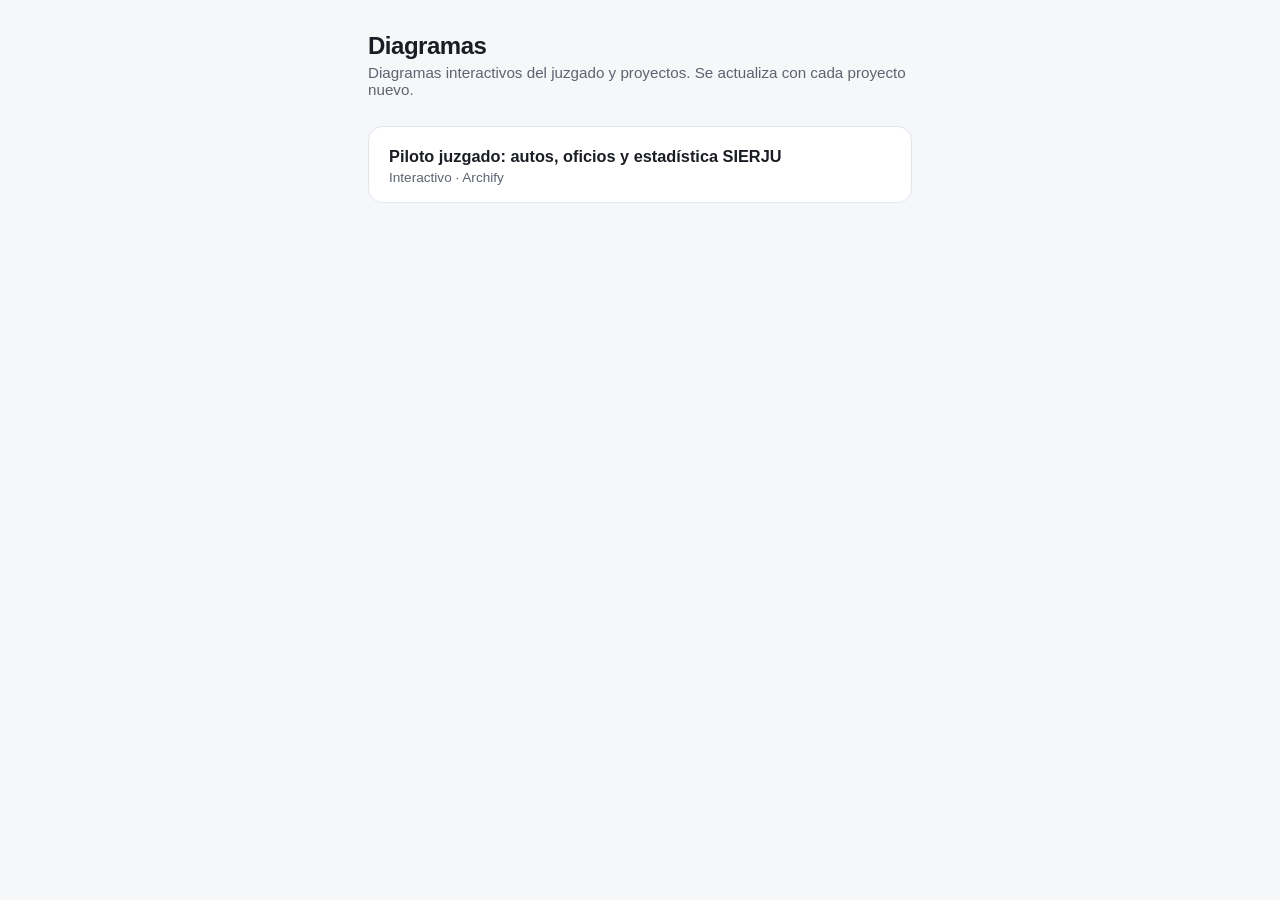
<file: index.html>
<!DOCTYPE html>
<html lang="es">
<head>
  <meta charset="UTF-8">
  <meta name="viewport" content="width=device-width, initial-scale=1.0">
  <title>Diagramas</title>
  <style>
    :root { color-scheme: light dark; }
    * { box-sizing: border-box; margin: 0; padding: 0; }
    body {
      font-family: -apple-system, BlinkMacSystemFont, "Segoe UI", Roboto, Helvetica, Arial, sans-serif;
      background: #f6f7f9; color: #1a1d23;
      min-height: 100vh; padding: 2rem 1.25rem;
    }
    main { max-width: 34rem; margin: 0 auto; }
    h1 { font-size: 1.5rem; font-weight: 700; letter-spacing: -0.02em; margin-bottom: 0.25rem; }
    p.sub { color: #5c6470; font-size: 0.95rem; margin-bottom: 1.75rem; }
    ul { list-style: none; display: grid; gap: 0.75rem; }
    a.card {
      display: block; text-decoration: none; color: inherit;
      background: #ffffff; border: 1px solid #e2e6ec; border-radius: 0.9rem;
      padding: 1.1rem 1.25rem;
    }
    a.card:active { transform: scale(0.99); }
    a.card .name { font-weight: 600; font-size: 1.02rem; line-height: 1.35; margin-bottom: 0.2rem; }
    a.card .meta { font-size: 0.85rem; color: #5c6470; }
    @media (prefers-color-scheme: dark) {
      body { background: #0d1117; color: #e6e9ef; }
      p.sub { color: #8b93a1; }
      a.card { background: #161b22; border-color: #2a313c; }
      a.card .meta { color: #8b93a1; }
    }
  </style>
</head>
<body>
  <main>
    <h1>Diagramas</h1>
    <p class="sub">Diagramas interactivos del juzgado y proyectos. Se actualiza con cada proyecto nuevo.</p>
    <ul>
      <li>
        <a class="card" href="./juzgado/">
          <div class="name">Piloto juzgado: autos, oficios y estadística SIERJU</div>
          <div class="meta">Interactivo · Archify</div>
        </a>
      </li>
    </ul>
  </main>
</body>
</html>
</file>
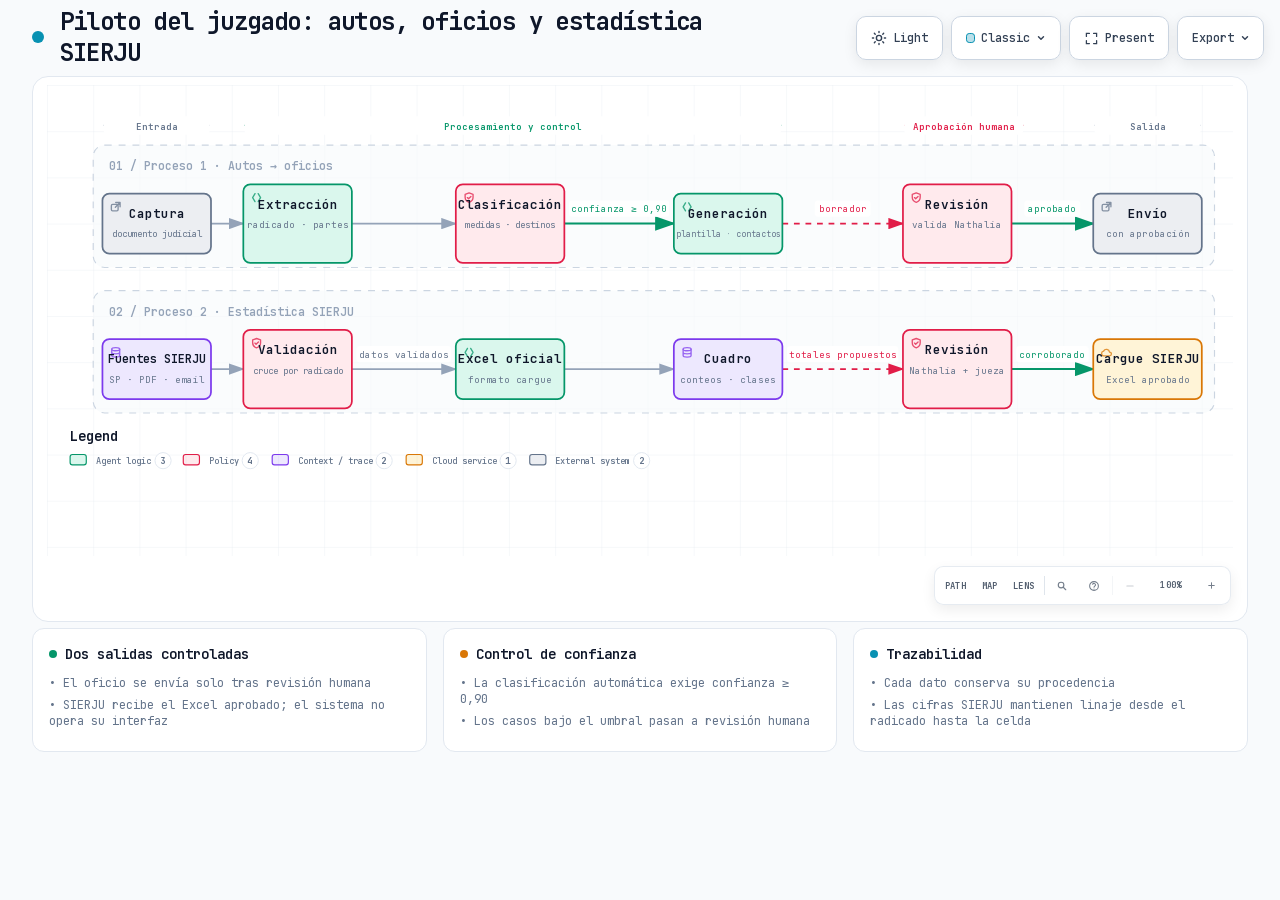
<file: juzgado/index.html>
<!DOCTYPE html>
<html lang="en" data-theme="dark" data-preset="classic">
<head>
  <meta charset="UTF-8">
  <meta name="viewport" content="width=device-width, initial-scale=1.0">
  <meta name="generator" content="archify 2.17.0-dev.1">
  <title>Piloto del juzgado: autos, oficios y estadística SIERJU Diagram</title>
  <script>
    // Resolve the theme before first paint so light-preference users don't
    // see a dark flash. The toolbar script below re-applies with UI state.
    (function () {
      try {
        var theme = null;
        try {
          var param = new URLSearchParams(window.location.search).get('theme');
          if (param === 'light' || param === 'dark') theme = param;
          if (new URLSearchParams(window.location.search).get('embed') === '1') {
            document.documentElement.setAttribute('data-embed', 'true');
          }
          if (new URLSearchParams(window.location.search).get('present') === '1') {
            document.documentElement.setAttribute('data-present', 'true');
          }
        } catch (_) {}
        if (!theme) {
          try { theme = localStorage.getItem('archify-theme'); } catch (_) {}
        }
        if (theme !== 'light' && theme !== 'dark') {
          theme = window.matchMedia('(prefers-color-scheme: light)').matches ? 'light' : 'dark';
        }
        document.documentElement.setAttribute('data-theme', theme);
      } catch (_) {}
    })();
  </script>
  <link rel="stylesheet" href="archify-fonts.css">
  <link rel="stylesheet" href="archify.css">
  <link rel="stylesheet" href="archify-2.css">
</head>
<body>
  <!-- Toolbar: theme, live visual style, trace motion, presentation stage, and export.
       Motion appears only for trace-enabled artifacts and has no shortcut;
       Keyboard: T toggles theme, S cycles style, F toggles the stage, E opens export. -->
  <div class="toolbar" role="toolbar" aria-label="Diagram actions">
    <button id="btn-theme" type="button"
            title="Toggle theme (T)"
            aria-label="Toggle color theme"
            aria-pressed="false">
      <span id="theme-icon" class="toolbar-icon" aria-hidden="true"></span>
      <span id="theme-label">Dark</span>
    </button>
    <div class="preset-wrap">
      <button id="btn-preset" type="button"
              title="Choose visual style (S cycles)"
              aria-label="Choose visual style"
              aria-haspopup="menu"
              aria-expanded="false"
              aria-controls="preset-menu"
              aria-keyshortcuts="S">
        <span class="preset-control-mark" aria-hidden="true"></span>
        <span id="preset-label">Style</span>
        <span class="toolbar-icon toolbar-chevron" aria-hidden="true"></span>
      </button>
      <div class="preset-menu" id="preset-menu" role="menu" aria-label="Visual style">
        <div class="preset-menu-heading" role="presentation"><span>Visual identity</span><span>S cycles</span></div>
        <button class="preset-option" data-preset-value="classic" type="button" role="menuitemradio" aria-checked="false" tabindex="-1">
          <span class="preset-option-swatch classic" aria-hidden="true"></span>
          <span class="preset-option-copy"><strong>Classic</strong><small>Stable technical default</small></span>
          <span class="preset-option-check" aria-hidden="true"></span>
        </button>
        <button class="preset-option" data-preset-value="signal-flow" type="button" role="menuitemradio" aria-checked="false" tabindex="-1">
          <span class="preset-option-swatch signal-flow" aria-hidden="true"></span>
          <span class="preset-option-copy"><strong>Signal Flow</strong><small>Motion-forward presentation</small></span>
          <span class="preset-option-check" aria-hidden="true"></span>
        </button>
        <button class="preset-option" data-preset-value="blueprint" type="button" role="menuitemradio" aria-checked="false" tabindex="-1">
          <span class="preset-option-swatch blueprint" aria-hidden="true"></span>
          <span class="preset-option-copy"><strong>Blueprint</strong><small>Engineering review</small></span>
          <span class="preset-option-check" aria-hidden="true"></span>
        </button>
        <button class="preset-option" data-preset-value="editorial" type="button" role="menuitemradio" aria-checked="false" tabindex="-1">
          <span class="preset-option-swatch editorial" aria-hidden="true"></span>
          <span class="preset-option-copy"><strong>Editorial</strong><small>Publication and launch notes</small></span>
          <span class="preset-option-check" aria-hidden="true"></span>
        </button>
      </div>
    </div>
    <button id="btn-motion" type="button" hidden
            title="Pause motion"
            aria-label="Pause motion"
            aria-pressed="true">
      <span class="motion-control-dot" aria-hidden="true"></span>
      <span id="motion-label">Live</span>
    </button>
    <button id="btn-present" type="button"
            title="Presentation stage (F)"
            aria-label="Enter presentation stage"
            aria-pressed="false">
      <span id="present-icon" class="toolbar-icon" aria-hidden="true"></span>
      <span id="present-label">Present</span>
    </button>
    <div class="export-wrap">
      <button id="btn-export" type="button"
              title="Export diagram (E)"
              aria-label="Export diagram"
              aria-haspopup="menu"
              aria-expanded="false"
              aria-controls="export-menu">
        Export <span class="toolbar-icon toolbar-chevron" aria-hidden="true"></span>
      </button>
      <div class="export-menu" id="export-menu" role="menu" aria-label="Export">
        <div class="export-menu-header" role="presentation">
          <div><strong>Export diagram</strong><span>Portable, clean outputs</span></div>
          <kbd>E</kbd>
        </div>
        <div class="export-menu-section" role="group" aria-label="Share">
          <span class="export-menu-heading" aria-hidden="true">Share</span>
          <button data-format="share-card" type="button" role="menuitem" tabindex="-1"><span class="export-item-copy"><strong>Share Card</strong><small class="hint">1200&times;630 PNG</small></span></button>
          <button data-action="route-share-card" type="button" role="menuitem" tabindex="-1" hidden disabled><span class="export-item-copy"><strong>Route Share Card</strong><small class="hint">1200&times;630 PNG</small></span></button>
          <button data-action="reach-share-card" type="button" role="menuitem" tabindex="-1" hidden disabled><span class="export-item-copy"><strong>Reach Share Card</strong><small class="hint">1200&times;630 PNG</small></span></button>
          <button data-action="copy-share-card" type="button" role="menuitem" tabindex="-1"><span class="export-item-copy"><strong>Copy Share Card</strong><small class="hint">PNG to clipboard</small></span></button>
          <button data-action="copy" type="button" role="menuitem" tabindex="-1"><span class="export-item-copy"><strong>Copy diagram</strong><small class="hint">PNG to clipboard</small></span></button>
        </div>
        <div class="export-menu-section" role="group" aria-label="Raster images">
          <span class="export-menu-heading" aria-hidden="true">Image</span>
          <button data-format="png" type="button" role="menuitem" tabindex="-1"><span class="export-item-copy"><strong>PNG</strong><small class="hint">Lossless image</small></span></button>
          <button data-format="jpeg" type="button" role="menuitem" tabindex="-1"><span class="export-item-copy"><strong>JPEG</strong><small class="hint">Compact image</small></span></button>
          <button data-format="webp" type="button" role="menuitem" tabindex="-1"><span class="export-item-copy"><strong>WebP</strong><small class="hint">Modern image</small></span></button>
        </div>
        <div class="export-menu-section" role="group" aria-label="Vector and motion">
          <span class="export-menu-heading" aria-hidden="true">Vector &amp; motion</span>
          <button data-format="svg" type="button" role="menuitem" tabindex="-1"><span class="export-item-copy"><strong>SVG</strong><small class="hint">Editable vector</small></span></button>
          <button data-format="webm" type="button" role="menuitem" tabindex="-1"><span class="export-item-copy"><strong>WebM</strong><small class="hint">6s motion</small></span></button>
        </div>
      </div>
    </div>
  </div>

  <div class="container">
    <!-- Header -->
    <div class="header">
      <div class="header-row"
           data-preset-badge-signal-flow="SIGNAL FLOW"
           data-preset-badge-blueprint="BLUEPRINT / REV 01"
           data-preset-badge-editorial="EDITORIAL / FIELD NOTE">
        <div class="pulse-dot"></div>
        <h1>Piloto del juzgado: autos, oficios y estadística SIERJU</h1>
      </div>
    </div>

    <script id="archify-guided-views-data" type="application/json">[]</script>

    <script id="archify-i18n-data" type="application/json">{"locale":"en","messages":{"viewer.kind.frontend":"Frontend","viewer.kind.backend":"Backend","viewer.kind.database":"Database","viewer.kind.cloud":"Cloud","viewer.kind.security":"Security","viewer.kind.messagebus":"Message bus","viewer.kind.external":"External","viewer.kind.neutral":"Neutral","viewer.kind.node":"Node","viewer.kind.start":"Start","viewer.kind.active":"Active","viewer.kind.waiting":"Waiting","viewer.kind.decision":"Decision","viewer.kind.success":"Success","viewer.kind.failure":"Failure","viewer.toolbar.actions":"Diagram actions","viewer.theme.toggle.title":"Toggle theme (T)","viewer.theme.toggle":"Toggle color theme","viewer.theme.dark":"Dark","viewer.theme.light":"Light","viewer.preset.choose.title":"Choose visual style (S cycles)","viewer.preset.choose":"Choose visual style","viewer.preset.style":"Style","viewer.preset.menu":"Visual style","viewer.preset.identity":"Visual identity","viewer.preset.cycles":"S cycles","viewer.preset.classic":"Classic","viewer.preset.classic.short":"Classic","viewer.preset.classic.hint":"Stable technical default","viewer.preset.flow":"Signal Flow","viewer.preset.flow.short":"Flow","viewer.preset.flow.hint":"Motion-forward presentation","viewer.preset.blueprint":"Blueprint","viewer.preset.blueprint.hint":"Engineering review","viewer.preset.editorial":"Editorial","viewer.preset.editorial.hint":"Publication and launch notes","viewer.preset.badge.signalFlow":"SIGNAL FLOW","viewer.preset.badge.blueprint":"BLUEPRINT / REV 01","viewer.preset.badge.editorial":"EDITORIAL / FIELD NOTE","viewer.preset.badge.editorialPlate":"ARCHIFY / PLATE 04","viewer.preset.current":"Visual style: {style}. Choose visual style","viewer.motion.live":"Live","viewer.motion.still":"Still","viewer.motion.pause":"Pause motion","viewer.motion.resume":"Resume motion","viewer.motion.reduced":"Motion paused by reduced-motion preference","viewer.motion.hidden":"Motion paused while this page is hidden","viewer.motion.yielding":"Pause motion; currently yielding to {owner}","viewer.motion.yielding.title":"Live preview enabled · yielding to {owner}","viewer.owner.story":"the guided story","viewer.owner.chapter":"the active chapter","viewer.owner.chapterPreview":"the chapter delta preview","viewer.owner.handoff":"the chapter handoff","viewer.owner.route":"Route Probe","viewer.owner.lens":"Semantic Lens","viewer.owner.relationship":"Relationship Preview","viewer.owner.intent":"Intent Trace","viewer.owner.focus":"semantic focus","viewer.owner.legend":"legend preview","viewer.owner.reader":"reader interaction","viewer.present.enter":"Enter presentation stage","viewer.present.enter.title":"Presentation stage (F)","viewer.present.exit":"Exit presentation stage","viewer.present.exit.title":"Exit presentation stage (F or Escape)","viewer.present.present":"Present","viewer.present.exit.label":"Exit","viewer.export.button":"Export","viewer.export.button.title":"Export diagram (E)","viewer.export.diagram":"Export diagram","viewer.export.menu":"Export","viewer.export.subtitle":"Portable, clean outputs","viewer.export.share":"Share","viewer.export.shareCard":"Share Card","viewer.export.routeShareCard":"Route Share Card","viewer.export.reachShareCard":"Reach Share Card","viewer.export.copyShareCard":"Copy Share Card","viewer.export.copyDiagram":"Copy diagram","viewer.export.clipboardPng":"PNG to clipboard","viewer.export.raster":"Raster images","viewer.export.image":"Image","viewer.export.lossless":"Lossless image","viewer.export.compact":"Compact image","viewer.export.modern":"Modern image","viewer.export.vectorMotion":"Vector and motion","viewer.export.vectorMotion.heading":"Vector \u0026 motion","viewer.export.editable":"Editable vector","viewer.export.motion6s":"6s motion","viewer.export.unsupported":"Not supported by this browser","viewer.export.clipboardUnsupported":"Clipboard image write not supported by this browser","viewer.export.clipboardUnsupported.period":"Clipboard image write not supported by this browser.","viewer.export.clipboardUnsupported.short":"Clipboard image write not supported in this browser.","viewer.export.motionUnavailable":"Motion capture unavailable in this browser","viewer.export.webmUnavailable":"WebM unavailable in this browser","viewer.export.failed":"Export failed: {message}","viewer.export.unknownVariant":"Unknown Share Card variant: {variant}","viewer.export.routeRequired":"Trace a route before exporting a Route Share Card","viewer.export.reachRequired":"Trace authored reach before exporting a Reach Share Card","viewer.export.unknown":"unknown","viewer.export.routeFailed":"Route Share Card export failed: {message}","viewer.export.reachFailed":"Reach Share Card export failed: {message}","viewer.export.copyFailed":"Copy failed: {message}","viewer.export.copiedPng":"Copied PNG to clipboard","viewer.export.copiedShare":"Copied Share Card","viewer.export.downloadedShare":"Downloaded Share Card","viewer.export.downloadedRoute":"Downloaded Route Share Card","viewer.export.downloadedReach":"Downloaded Reach Share Card","viewer.export.downloadedWebm":"Downloaded WebM","viewer.export.recording":"Recording 6 seconds of motion…","viewer.export.card.routeSummary.one":"Route: {source} → {target} · {count} directed hop","viewer.export.card.routeSummary.other":"Route: {source} → {target} · {count} directed hops","viewer.export.card.reachSummary":"Authored {direction} from {origin} · {nodes} · {links} · max {hops}","viewer.export.card.node.one":"{count} node","viewer.export.card.node.other":"{count} nodes","viewer.export.card.link.one":"{count} link","viewer.export.card.link.other":"{count} links","viewer.export.card.hop.one":"{count} hop","viewer.export.card.hop.other":"{count} hops","viewer.export.card.routeBadge":"ARCHIFY · ROUTE · {hops}","viewer.export.card.reachBadge":"ARCHIFY · {direction} REACH","viewer.export.card.defaultBadge":"ARCHIFY · {preset} · {theme}","viewer.export.direction.upstream":"Upstream","viewer.export.direction.downstream":"Downstream","viewer.export.error.canvasUnavailable":"Canvas unavailable for {label}","viewer.export.error.contextUnavailable":"2D canvas context unavailable for {label}","viewer.export.error.toBlobUnavailable":"canvas.toBlob unavailable for {label}","viewer.export.error.toBlobNull":"canvas.toBlob returned no data for {label}","viewer.export.error.variantsCombined":"Share Card variants cannot be combined","viewer.export.error.viewerState":"Share Card export could not remove temporary viewer state","viewer.export.error.routeState":"Route Card export could not preserve the resolved route safely","viewer.export.error.reachState":"Reach Card export could not preserve authored reach safely","viewer.export.error.webmRequirements":"WebM motion export requires a trace animation and browser MediaRecorder support","viewer.export.error.mediaRecorder":"MediaRecorder failed","viewer.export.error.emptyWebm":"MediaRecorder produced an empty WebM","viewer.export.error.webmBackground":"SVG background could not be loaded for WebM export","viewer.guided.region":"Guided diagram views","viewer.guided.previous":"Previous guided view","viewer.guided.previous.title":"Previous guided view ([)","viewer.guided.next":"Next guided view","viewer.guided.next.title":"Next guided view (])","viewer.guided.views":"Guided views","viewer.guided.explore":"Explore this system","viewer.guided.intro":"Step through curated paths without changing the source diagram.","viewer.guided.trail":"Story trail","viewer.guided.beat":"Beat","viewer.guided.nextBeat":"Next","viewer.guided.play":"Play guided story","viewer.guided.play.title":"Play guided story (P)","viewer.guided.pause":"Pause guided story","viewer.guided.pause.title":"Pause guided story (P)","viewer.guided.replay":"Replay guided story","viewer.guided.replay.title":"Replay guided story (P)","viewer.guided.playStory":"Play story","viewer.guided.pauseStory":"Pause","viewer.guided.replayStory":"Replay story","viewer.guided.motionUnavailable":"Story playback unavailable while motion is Still","viewer.guided.enableMotion":"Switch motion to Live to play the guided story","viewer.guided.selectBeatLink":"Select a Story Beat to copy its exact link","viewer.guided.copyMoment":"Copy moment","viewer.guided.momentCopied":"Moment link copied","viewer.guided.momentCopyFailed":"Could not copy story moment link","viewer.guided.copied":"Copied","viewer.guided.copyFailed":"Copy failed","viewer.guided.showAll":"Show all","viewer.guided.showAll.aria":"Show entire diagram","viewer.guided.chapters":"Story chapters","viewer.guided.storyTrail":"Story trail for {label}: {count} beats","viewer.guided.chapter.open":"Open chapter {index} of {total}: {label}, {count} stops","viewer.guided.chapter.current":"Current chapter {index} of {total}: {label}, {count} stops","viewer.guided.chapter.selectedNodes":"{count} selected nodes","viewer.guided.chapter.stops":"{count} stops","viewer.guided.chapter.stop.one":"{count} stop","viewer.guided.chapter.stop.other":"{count} stops","viewer.guided.chapter.current.title":"{label} — current chapter, {count} stops","viewer.guided.chapter.delta.expanded":"{stay} stay, {enter} enter, {leave} leave","viewer.guided.chapter.delta.aria":"Open chapter {index} of {total}: {label}. Chapter focus delta: {delta}","viewer.guided.chapter.delta.title":"{label} — {delta} chapter focus","viewer.guided.handoff":"{from} → {to} · via {label}","viewer.guided.share.chapter":"Chapter {index} / {total}","viewer.guided.share.initial":"Chapter 01 / 01","viewer.guided.share.default":"Guided chapter","viewer.guided.state.ready":"Ready","viewer.guided.state.playing":"Playing","viewer.guided.state.settled":"Settled","viewer.guided.state.paused":"Paused","viewer.guided.state.pinned":"Pinned","viewer.guided.state.still":"Still","viewer.guided.share.step":"Step {index} / {total} · {label}","viewer.guided.share.staticMoment":"{step} · Static moment","viewer.guided.share.complete":"{count} steps complete · {note}","viewer.guided.share.settled":"Path settled for reading.","viewer.guided.share.staticPath":"{count} steps · Static path","viewer.guided.share.ready":"{count} steps · Ready","viewer.guided.share.aria":"{state} chapter {index} of {total}: {label}. {beat}. {route}","viewer.guided.beat.start":"Beat {index} / {total} · {label} · starting point","viewer.guided.beat.forward":"Beat {index} / {total} · {from} → {to}","viewer.guided.beat.reverse":"Beat {index} / {total} · {from} → {to} · reverse authored link","viewer.guided.beat.multiple":"Beat {index} / {total} · {from} ⇄ {to} · {count} authored links","viewer.guided.beat.group":"Beat {index} / {total} · {from} · {to} · grouped · no direct link","viewer.guided.beat.aria.prefix":"Story beat {index} of {total}: {label}. ","viewer.guided.beat.aria.start":"Starting point.","viewer.guided.beat.aria.forward":"From {from} through one authored forward relationship.","viewer.guided.beat.aria.reverse":"From {from}; the authored relationship points from {to} to {from}.","viewer.guided.beat.aria.multiple":"From {from} through {count} authored relationships; shown without arbitrary motion.","viewer.guided.beat.aria.group":"Grouped from {from} with no direct authored relationship.","viewer.guided.caption.start":"Starting point","viewer.guided.caption.grouped":"Grouped transition · no direct authored link","viewer.guided.caption.more":" +{count} more","viewer.guided.caption.reverse":"Reverse authored relationship","viewer.guided.caption.relationships":"{count} authored relationships","viewer.guided.caption.relationship":"Authored relationship","viewer.guided.caption.direction":"authored direction: {from} → {to}","viewer.guided.caption.starting":"Authored starting point","viewer.guided.beatLink":"Copy link to current story moment: Beat {index} of {total}: {label}","viewer.guided.noStory":"This diagram has no authored guided story.","viewer.guide.eyebrow":"Diagram guide","viewer.guide.close":"Close diagram guide","viewer.guide.inspecting":"Inspecting compiled semantics","viewer.guide.actions":"Diagram exploration actions","viewer.guide.find":"Find any node","viewer.guide.find.hint":"Search labels, responsibilities, kinds, and stable IDs.","viewer.guide.route":"Trace a route","viewer.guide.route.aria":"Trace a directed route","viewer.guide.route.hint":"Ask how two semantic nodes connect in authored direction.","viewer.guide.map":"See the whole system","viewer.guide.map.hint":"Open Semantic Radar with a live viewport and stable nodes.","viewer.guide.lens":"Compare semantic kinds","viewer.guide.lens.hint":"Count roles, reveal their traffic, and compare direct authored links.","viewer.guide.story":"Play the guided story","viewer.guide.story.hint":"Walk the authored chapters and real relationships.","viewer.guide.present":"Enter Presentation Stage","viewer.guide.present.hint":"Give the live diagram the viewport without changing export.","viewer.guide.shortcuts":"Additional keyboard shortcuts","viewer.guide.shortcut.export":"Export","viewer.guide.shortcut.theme":"Theme","viewer.guide.shortcut.style":"Style","viewer.guide.shortcut.reset":"Reset","viewer.guide.shortcut.zoomIn":"Zoom in","viewer.guide.shortcut.zoomOut":"Zoom out","viewer.guide.shortcut.close":"Close","viewer.guide.facts":"{nodes} · {relationships} · {views}","viewer.guide.fact.node.one":"{count} semantic node","viewer.guide.fact.node.other":"{count} semantic nodes","viewer.guide.fact.relationship.one":"{count} relationship","viewer.guide.fact.relationship.other":"{count} relationships","viewer.guide.fact.view.one":"{count} guided view","viewer.guide.fact.view.other":"{count} guided views","viewer.guide.story.available.one":"Walk {count} authored chapter and its real relationships.","viewer.guide.story.available.other":"Walk {count} authored chapters and their real relationships.","viewer.guide.story.unavailable":"No authored guided story in this diagram.","viewer.guide.open":"Open diagram guide","viewer.guide.noStory":"This diagram has no authored guided story.","viewer.finder.title":"Find a node","viewer.finder.close":"Close node finder","viewer.finder.placeholder":"Search labels or IDs","viewer.finder.search":"Search diagram nodes","viewer.finder.results":"Diagram nodes","viewer.finder.empty":"No matching nodes","viewer.finder.result.focus":"Focus {label}","viewer.finder.result.routeStart":"Choose {label} as route start","viewer.finder.result.routeTarget":"Choose {label} as route destination, {links}","viewer.finder.status.empty":"No matching nodes","viewer.finder.status.count.one":"{count} matching node","viewer.finder.status.count.other":"{count} matching nodes","viewer.finder.noun.nodes":"nodes","viewer.finder.link.one":"{count} link","viewer.finder.link.other":"{count} links","viewer.finder.result.focus.one":"Focus {label}, {count} related connection","viewer.finder.result.focus.other":"Focus {label}, {count} related connections","viewer.finder.status.filtered":"{visible} of {available} {noun}","viewer.finder.status.all":"{available} {noun}","viewer.passport.eyebrow":"Semantic passport","viewer.passport.metadata":"Node metadata","viewer.passport.evidence":"Verified source evidence","viewer.passport.verified":"Verified source","viewer.passport.verificationScope":"Verified against local Git at the pinned revision. Remote access has not been checked.","viewer.passport.reach":"Authored reach","viewer.passport.reach.trace":"Trace authored reachability","viewer.passport.upstream":"Upstream","viewer.passport.downstream":"Downstream","viewer.passport.upstream.trace":"Trace upstream authored reachability","viewer.passport.downstream.trace":"Trace downstream authored reachability","viewer.passport.close":"Close semantic passport","viewer.passport.copy":"Copy link","viewer.passport.copy.focus":"Copy link to focused node","viewer.passport.relations":"Relations","viewer.passport.relations.show":"Show connected relationships","viewer.passport.relations.hide":"Hide connected relationships","viewer.passport.relations.list":"Connected relationships","viewer.passport.copyRelation":"Copy relation","viewer.passport.copyNode":"Copy node","viewer.passport.copyPinned":"Copy link to pinned relationship","viewer.passport.copySource":"Copy link to source node","viewer.passport.copy.focused.success":"Focused node link copied","viewer.passport.copy.pinned.success":"Pinned relationship link copied","viewer.passport.copy.focused.failed":"Could not copy focused node link","viewer.passport.copy.pinned.failed":"Could not copy pinned relationship link","viewer.passport.relationship.none":"No connected relationships","viewer.passport.relationship.count.one":"{count} relation","viewer.passport.relationship.count.other":"{count} relations","viewer.passport.relationship.show.one":"Show {count} connected relationship","viewer.passport.relationship.show.other":"Show {count} connected relationships","viewer.passport.relationship.summary":"{out} outgoing · {in} incoming{loops}","viewer.passport.relationship.loops":" · {count} loop","viewer.passport.relationship.explorer":"Direct relationship explorer","viewer.passport.relationship.help":"Use arrow keys to explore relationships. Press Enter or Space to pin details; Escape clears.","viewer.passport.relationship.loopsBack":"loops back","viewer.passport.relationship.connectsTo":"connects to","viewer.passport.relationship.connectsFrom":"connects from","viewer.passport.relationship.pinned":"Pinned relationship · {from} → {to} · {label}","viewer.passport.relationship.inspect":"Inspect relationship {index} of {total}: {from} to {to}, {label}. Press Enter for details.","viewer.passport.relationship.group.out":"Outgoing","viewer.passport.relationship.group.in":"Incoming","viewer.passport.relationship.group.loop":"Self loops","viewer.passport.relationship.row":"{group}: {relationship}, {neighbor}","viewer.passport.relationship.direction.out":"OUT →","viewer.passport.relationship.direction.in":"← IN","viewer.passport.relationship.direction.loop":"LOOP","viewer.passport.sourceCount.one":"{count} verified source reference","viewer.passport.sourceCount.other":"{count} verified source references","viewer.passport.sourceMarker":"SRC","viewer.passport.beacon.one":"{count} verified source; focus this node to inspect","viewer.passport.beacon.other":"{count} verified sources; focus this node to inspect","viewer.passport.repository.open":"Open verified repository revision {revision}","viewer.passport.source.open":"Open verified source {path} at revision {revision}","viewer.passport.source.openLink":"Open ↗","viewer.passport.reach.upstream.one":"Trace {count} upstream authored node","viewer.passport.reach.upstream.other":"Trace {count} upstream authored nodes","viewer.passport.reach.downstream.one":"Trace {count} downstream authored node","viewer.passport.reach.downstream.other":"Trace {count} downstream authored nodes","viewer.passport.reach.noUpstream":"No upstream authored nodes","viewer.passport.reach.noDownstream":"No downstream authored nodes","viewer.passport.reach.status":"{direction} · {nodes} nodes · {links} links · max {hops} hops","viewer.route.eyebrow":"Route probe","viewer.route.start":"Choose a start node","viewer.route.start.find":"Find start","viewer.route.start.find.aria":"Find a route start","viewer.route.copy":"Copy link","viewer.route.copy.aria":"Copy link to traced route","viewer.route.clear":"Clear","viewer.route.clear.aria":"Clear route probe","viewer.route.traced":"Traced route","viewer.route.pickTwo":"Pick two semantic nodes on the diagram","viewer.route.pickOne":"Pick a semantic node on the diagram","viewer.route.controls":"Route journey controls","viewer.route.previous":"Previous route position","viewer.route.play":"Play route journey","viewer.route.pause":"Pause route journey","viewer.route.replay":"Replay route journey","viewer.route.next":"Next route position","viewer.route.journey":"Journey","viewer.route.pause.label":"Pause","viewer.route.replay.label":"Replay","viewer.route.overview":"Overview","viewer.route.overview.aria":"Show complete route overview","viewer.route.instructions":"Choose the source, then the destination. Direction matters.","viewer.route.destination":"Choose a destination from {label}","viewer.route.destination.find":"Find target","viewer.route.destination.find.aria":"Find a reachable route destination","viewer.route.differentDestination":"Choose a different destination","viewer.route.distinct":"A route needs two distinct semantic nodes.","viewer.route.unreachable":"No directed route to {label}","viewer.route.unreachable.detail":"{target} is not reachable from {source}. Pick a highlighted destination.","viewer.route.start.instructions":"Select the source. The next step will reveal only directed destinations.","viewer.route.copy.success":"Traced route link copied","viewer.route.copy.failed":"Could not copy traced route link","viewer.route.position":"Route position {index} of {total}: {label}","viewer.route.step":"Step {index} of {total} · {phase} · {label}","viewer.route.motionRequired":"Automatic journey requires Live motion","viewer.route.trigger.clear":"Clear traced route","viewer.route.overview.status":"{nodes} · {hops} · shortest authored route","viewer.route.overview.node.one":"{count} node","viewer.route.overview.node.other":"{count} nodes","viewer.route.overview.hop.one":"{count} directed hop","viewer.route.overview.hop.other":"{count} directed hops","viewer.route.phase.playing":"Playing","viewer.route.phase.complete":"Complete","viewer.route.phase.inspecting":"Inspecting","viewer.route.destination.count.one":"{count} directed destination available. Pick a highlighted node.","viewer.route.destination.count.other":"{count} directed destinations available. Pick a highlighted node.","viewer.route.noOutgoing":"No outgoing route starts here. Clear and choose another source.","viewer.route.result.title":"{source} to {target}","viewer.route.finder.source.title":"Choose route start","viewer.route.finder.source.placeholder":"Search route sources","viewer.route.finder.source.empty":"No matching route sources","viewer.route.finder.source.results":"Nodes that can start a route","viewer.route.finder.source.noun":"route sources","viewer.route.finder.source.badge":"start","viewer.route.finder.target.title":"Destination from {label}","viewer.route.finder.target.placeholder":"Search reachable destinations","viewer.route.finder.target.empty":"No matching reachable destinations","viewer.route.finder.target.results":"Reachable route destinations","viewer.route.finder.target.noun":"reachable destinations","viewer.route.hop.one":"{count} hop","viewer.route.hop.other":"{count} hops","viewer.lens.eyebrow":"Semantic lens","viewer.lens.title":"Compare system roles","viewer.lens.close":"Close semantic lens","viewer.lens.instruction":"Choose up to two semantic kinds. One reveals its real traffic; two compare only direct authored relationships.","viewer.lens.kinds":"Semantic kinds","viewer.lens.choose":"Choose a kind to inspect its nodes and touching relationships.","viewer.lens.copy":"Copy link to semantic lens","viewer.lens.clear":"Clear semantic lens","viewer.lens.open":"Open semantic lens","viewer.lens.openActive":"Open active semantic lens","viewer.lens.legend":"Semantic legend","viewer.lens.legend.inspect.one":"Inspect {label}, {count} node","viewer.lens.legend.inspect.other":"Inspect {label}, {count} nodes","viewer.lens.kind.count.one":"{label}, {count} node","viewer.lens.kind.count.other":"{label}, {count} nodes","viewer.lens.compare.one":"{first} → {second}: {forward} · {second} → {first}: {reverse} · {count} direct relationship","viewer.lens.compare.other":"{first} → {second}: {forward} · {second} → {first}: {reverse} · {count} direct relationships","viewer.lens.single":"{nodes} · {relationships} · connected peers remain visible","viewer.lens.node.one":"{count} {label} node","viewer.lens.node.other":"{count} {label} nodes","viewer.lens.relationship.one":"{count} touching relationship","viewer.lens.relationship.other":"{count} touching relationships","viewer.radar.title":"Semantic radar","viewer.radar.building":"Building overview","viewer.radar.openFull":"Open full semantic radar","viewer.radar.open":"Open radar","viewer.radar.close":"Close semantic radar","viewer.radar.surface":"Diagram overview. Click a node to focus it, or use arrow keys to pan.","viewer.radar.click":"Click node","viewer.radar.drag":"Drag to pan","viewer.radar.space":"Semantic radar needs more MAP space.","viewer.radar.nodes":"Semantic diagram radar nodes","viewer.radar.focus":"Focus {label} from Semantic Radar","viewer.radar.status":"{count} nodes · {viewport}","viewer.radar.fullMap":"{count} nodes · full map","viewer.radar.compacted":"Radar compacted to avoid covering the Semantic Passport or MAP controls.","viewer.radar.cancelWaiting":"Cancel semantic radar waiting for more MAP space","viewer.radar.needsSpace":"Semantic radar needs more visible MAP space","viewer.radar.viewport.full":"full map","viewer.radar.viewport.width":"{percent}% width","viewer.radar.viewport.scale":"{percent}% viewport","viewer.nav.controls":"Diagram view controls","viewer.nav.route":"Trace a directed route","viewer.nav.route.title":"Trace route (R)","viewer.nav.route.short":"PATH","viewer.nav.radar":"Open semantic radar","viewer.nav.radar.title":"Semantic radar (M)","viewer.nav.radar.short":"MAP","viewer.nav.lens":"Open semantic lens","viewer.nav.lens.title":"Semantic lens (L)","viewer.nav.lens.short":"LENS","viewer.nav.find":"Find a node","viewer.nav.find.title":"Find a node (/)","viewer.nav.guide":"Open diagram guide","viewer.nav.guide.title":"Diagram guide (?)","viewer.nav.zoomOut":"Zoom out","viewer.nav.zoomOut.title":"Zoom out (-)","viewer.nav.reset":"Reset diagram view","viewer.nav.reset.title":"Reset view (0)","viewer.nav.read":"READ","viewer.nav.zoomIn":"Zoom in","viewer.nav.zoomIn.title":"Zoom in (+)","viewer.nav.camera":"{hint}. Reset diagram view","viewer.nav.camera.title":"{semantic}{hint} · reset view (0)","viewer.nav.camera.semantic":"Semantic camera active · ","viewer.nav.level.map":"MAP","viewer.nav.level.read":"READ","viewer.nav.level.full":"FULL","viewer.nav.level.auto":"AUTO","viewer.nav.detail.map":"Zoom in to reveal relationship labels and node context","viewer.nav.detail.read":"Zoom in again to reveal tags and annotations","viewer.nav.detail.full":"Full diagram detail","viewer.intent.summary":"{label}. {out} outgoing, {in} incoming{loops}. {total} connections. Press Enter for details.","viewer.intent.loops":", {count} self loop","viewer.common.copied":"Copied","viewer.common.copyFailed":"Copy failed","viewer.common.copyLink":"Copy link","viewer.common.clear":"Clear","viewer.common.close":"Close"}}</script>
    <div class="guided-views no-print" id="guided-views" hidden aria-label="Guided diagram views">
      <button id="guided-view-prev" type="button" aria-label="Previous guided view" title="Previous guided view ([)">&#8592;</button>
      <div class="guided-view-copy">
        <div class="guided-view-meta">
          <span>Guided views</span>
          <span id="guided-view-count"></span>
          <span class="guided-view-progress" aria-hidden="true"><span id="guided-view-progress-bar"></span></span>
          <span class="guided-view-handoff" id="guided-view-handoff" hidden aria-hidden="true"></span>
        </div>
        <strong id="guided-view-label">Explore this system</strong>
        <small id="guided-view-note" aria-live="polite" aria-atomic="true">Step through curated paths without changing the source diagram.</small>
        <div class="guided-view-trail" id="guided-view-trail" hidden role="group" aria-label="Story trail"></div>
        <div class="guided-story-caption" id="guided-story-caption" hidden aria-live="polite" aria-atomic="true">
          <span class="guided-story-caption-index" id="guided-story-caption-index">Beat</span>
          <strong id="guided-story-caption-route"></strong>
          <small id="guided-story-caption-detail"></small>
          <span class="guided-story-caption-next" id="guided-story-caption-next" hidden aria-hidden="true">
            <small>Next</small>
            <strong id="guided-story-caption-next-label"></strong>
          </span>
        </div>
      </div>
      <button id="guided-view-next" type="button" aria-label="Next guided view" title="Next guided view (])">&#8594;</button>
      <div class="guided-view-actions">
        <button class="guided-view-play" id="guided-view-play" type="button" aria-label="Play guided story" aria-pressed="false" title="Play guided story (P)">
          <span id="guided-view-play-icon" aria-hidden="true">&#9654;</span>
          <span id="guided-view-play-label">Play story</span>
        </button>
        <button class="guided-view-beat-link" id="guided-view-beat-link" type="button" aria-label="Select a Story Beat to copy its exact link" title="Select a Story Beat to copy its exact link" disabled>
          <span aria-hidden="true">&#35;</span>
          <span id="guided-view-beat-link-label">Copy moment</span>
        </button>
        <button class="guided-view-all" id="guided-view-all" type="button" aria-label="Show entire diagram">Show all</button>
      </div>
      <nav class="guided-view-index" id="guided-view-index" aria-label="Story chapters">
        <ol class="guided-view-chapters" id="guided-view-chapters"></ol>
      </nav>
    </div>

    <!-- Main Diagram -->
    <div class="diagram-container" data-detail-level="read"
         data-preset-badge-editorial-plate="ARCHIFY / PLATE 04">
      <svg viewBox="0 0 1027 408" role="img" lang="en" aria-labelledby="archify-diagram-title archify-diagram-description" data-preset="classic" data-quality-profile="showcase">
        <title id="archify-diagram-title">Piloto del juzgado: autos, oficios y estadística SIERJU</title>
        <desc id="archify-diagram-description">A workflow diagram generated by Archify.</desc>
        <!-- Definitions -->
        <defs>
          <marker id="arrowhead" markerWidth="10" markerHeight="7" refX="9" refY="3.5" orient="auto">
            <polygon points="0 0, 10 3.5, 0 7" class="m-default" />
          </marker>
          <marker id="arrowhead-emphasis" markerWidth="10" markerHeight="7" refX="9" refY="3.5" orient="auto">
            <polygon points="0 0, 10 3.5, 0 7" class="m-emphasis" />
          </marker>
          <marker id="arrowhead-security" markerWidth="10" markerHeight="7" refX="9" refY="3.5" orient="auto">
            <polygon points="0 0, 10 3.5, 0 7" class="m-security" />
          </marker>
          <marker id="arrowhead-dashed" markerWidth="10" markerHeight="7" refX="9" refY="3.5" orient="auto">
            <polygon points="0 0, 10 3.5, 0 7" class="m-dashed" />
          </marker>
          <pattern id="grid" width="40" height="40" patternUnits="userSpaceOnUse">
            <path d="M 40 0 L 0 0 0 40" class="c-grid" stroke-width="0.5"/>
          </pattern>
        </defs>

        <!-- Background Grid -->
        <rect width="100%" height="100%" fill="url(#grid)" />

        <!-- Swimlanes -->
        <rect data-graph-role="structural-frame" data-composition-frame-kind="lane" data-composition-frame-id="lane-0" x="40" y="52" width="971" height="106" rx="10" class="c-lane" stroke-width="1"/>
        <text x="54" y="74" class="t-dim" font-size="10" font-weight="600">01 / Proceso 1 · Autos → oficios</text>

        <rect data-graph-role="structural-frame" data-composition-frame-kind="lane" data-composition-frame-id="lane-1" x="40" y="178" width="971" height="106" rx="10" class="c-lane" stroke-width="1"/>
        <text x="54" y="200" class="t-dim" font-size="10" font-weight="600">02 / Proceso 2 · Estadística SIERJU</text>

        <!-- Phase headers -->
        <line x1="49" y1="35" x2="141" y2="35" class="a-default" stroke-width="1.1"/>
        <rect x="49" y="27" width="92" height="16" rx="4" class="c-mask"/>
        <text x="95" y="39" class="t-muted" font-size="8" font-weight="600" text-anchor="middle">Entrada</text>
        <line x1="171" y1="35" x2="635.8" y2="35" class="a-emphasis" stroke-width="1.1"/>
        <rect x="171" y="27" width="464.79999999999995" height="16" rx="4" class="c-mask"/>
        <text x="403.4" y="39" class="t-backend" font-size="8" font-weight="600" text-anchor="middle">Procesamiento y control</text>
        <line x1="742.1999999999999" y1="35" x2="845.3999999999999" y2="35" class="a-security" stroke-width="1.1"/>
        <rect x="742.1999999999999" y="27" width="103.19999999999999" height="16" rx="4" class="c-mask"/>
        <text x="793.8" y="39" class="t-security" font-size="8" font-weight="600" text-anchor="middle">Aprobación humana</text>
        <line x1="907" y1="35" x2="999" y2="35" class="a-default" stroke-width="1.1"/>
        <rect x="907" y="27" width="92" height="16" rx="4" class="c-mask"/>
        <text x="953" y="39" class="t-muted" font-size="8" font-weight="600" text-anchor="middle">Salida</text>

        <!-- Workflow groups -->


        <!-- Edge paths -->
        <path data-edge-from="fuentes_sierju" data-edge-to="validacion_sierju" data-edge-key="0" data-edge-id="sierju_1" data-composition-points="142,246;170,246" d="M 142 246 L 170 246" class="a-default" stroke-width="1.4" marker-end="url(#arrowhead)"/>
        <path data-edge-from="validacion_sierju" data-edge-to="excel_sierju" data-edge-label="datos validados" data-edge-key="1" data-edge-id="sierju_2" data-composition-points="264,246;354,246" d="M 264 246 L 354 246" class="a-default" stroke-width="1.4" marker-end="url(#arrowhead)"/>
        <path data-edge-from="excel_sierju" data-edge-to="cuadro_sierju" data-edge-key="2" data-edge-id="sierju_3" data-composition-points="448,246;542.8,246" d="M 448 246 L 542.8 246" class="a-default" stroke-width="1.4" marker-end="url(#arrowhead)"/>
        <path data-edge-from="cuadro_sierju" data-edge-to="revision_sierju" data-edge-label="totales propuestos" data-edge-key="3" data-edge-id="sierju_4" data-composition-points="636.8,246;741.1999999999999,246" d="M 636.8 246 L 741.1999999999999 246" class="a-security" stroke-width="1.4" marker-end="url(#arrowhead-security)"/>
        <path data-edge-from="revision_sierju" data-edge-to="cargue_sierju" data-edge-label="corroborado" data-edge-key="4" data-edge-id="sierju_5" data-composition-points="835.1999999999999,246;906,246" d="M 835.1999999999999 246 L 906 246" class="a-emphasis" stroke-width="1.8" marker-end="url(#arrowhead-emphasis)"/>
        <path data-edge-from="captura_auto" data-edge-to="extraccion_auto" data-edge-key="5" data-edge-id="oficio_1" data-composition-points="142,120;170,120" d="M 142 120 L 170 120" class="a-default" stroke-width="1.4" marker-end="url(#arrowhead)"/>
        <path data-edge-from="extraccion_auto" data-edge-to="clasificacion_auto" data-edge-key="6" data-edge-id="oficio_2" data-composition-points="264,120;354,120" d="M 264 120 L 354 120" class="a-default" stroke-width="1.4" marker-end="url(#arrowhead)"/>
        <path data-edge-from="clasificacion_auto" data-edge-to="generacion_oficio" data-edge-label="confianza ≥ 0,90" data-edge-key="7" data-edge-id="oficio_3" data-composition-points="448,120;542.8,120" d="M 448 120 L 542.8 120" class="a-emphasis" stroke-width="1.8" marker-end="url(#arrowhead-emphasis)"/>
        <path data-edge-from="generacion_oficio" data-edge-to="revision_oficio" data-edge-label="borrador" data-edge-key="8" data-edge-id="oficio_4" data-composition-points="636.8,120;741.1999999999999,120" d="M 636.8 120 L 741.1999999999999 120" class="a-security" stroke-width="1.4" marker-end="url(#arrowhead-security)"/>
        <path data-edge-from="revision_oficio" data-edge-to="envio_oficio" data-edge-label="aprobado" data-edge-key="9" data-edge-id="oficio_5" data-composition-points="835.1999999999999,120;906,120" d="M 835.1999999999999 120 L 906 120" class="a-emphasis" stroke-width="1.8" marker-end="url(#arrowhead-emphasis)"/>

        <!-- Nodes -->
        <g id="node-captura_auto" data-node-id="captura_auto" data-node-label="Captura" tabindex="0" role="button" aria-label="Focus Captura, documento judicial, Proceso 1 · Autos → oficios › Entrada" aria-pressed="false" data-node-kind="external" data-node-sublabel="documento judicial" data-node-context="Proceso 1 · Autos → oficios › Entrada">
          <title>Captura · documento judicial · Proceso 1 · Autos → oficios › Entrada</title>
          <rect x="48" y="94" width="94" height="52" rx="6" class="c-mask"/>
          <rect x="48" y="94" width="94" height="52" rx="6" class="c-external" stroke-width="1.5"/>
          <g aria-hidden="true" data-semantic-sigil="external" class="semantic-sigil s-external" transform="translate(54 100) scale(0.6875)">
            <rect x="2.5" y="5" width="8.5" height="8" rx="1.5"/>
            <path d="M8 2.5h5.5V8M13.5 2.5 7.5 8.5"/>
          </g>
          <text data-node-label="" data-detail-anchor="" x="95" y="115" class="t-primary" font-size="11" font-weight="600" text-anchor="middle">Captura</text>
          <text data-detail="context" x="95" y="132" class="t-muted" font-size="7.9" text-anchor="middle">documento judicial</text>
        </g>

        <g id="node-extraccion_auto" data-node-id="extraccion_auto" data-node-label="Extracción" tabindex="0" role="button" aria-label="Focus Extracción, radicado · partes, Proceso 1 · Autos → oficios › Procesamiento y control" aria-pressed="false" data-node-kind="backend" data-node-sublabel="radicado · partes" data-node-tag="con procedencia" data-node-context="Proceso 1 · Autos → oficios › Procesamiento y control">
          <title>Extracción · radicado · partes · Proceso 1 · Autos → oficios › Procesamiento y control · con procedencia</title>
          <rect x="170" y="86" width="94" height="68" rx="6" class="c-mask"/>
          <rect x="170" y="86" width="94" height="68" rx="6" class="c-backend" stroke-width="1.5"/>
          <g aria-hidden="true" data-semantic-sigil="backend" class="semantic-sigil s-backend" transform="translate(176 92) scale(0.6875)">
            <path d="M6 3 3 8l3 5M10 3l3 5-3 5"/>
          </g>
          <text data-node-label="" data-detail-anchor="" x="217" y="107" class="t-primary" font-size="11" font-weight="600" text-anchor="middle">Extracción</text>
          <text data-detail="context" x="217" y="124" class="t-muted" font-size="8" text-anchor="middle">radicado · partes</text>
        <text data-detail="fine" x="217" y="142" class="t-backend" font-size="7" text-anchor="middle">con procedencia</text>
        </g>

        <g id="node-clasificacion_auto" data-node-id="clasificacion_auto" data-node-label="Clasificación" tabindex="0" role="button" aria-label="Focus Clasificación, medidas · destinos, Proceso 1 · Autos → oficios › Procesamiento y control" aria-pressed="false" data-node-kind="security" data-node-sublabel="medidas · destinos" data-node-tag="umbral ≥ 0,90" data-node-context="Proceso 1 · Autos → oficios › Procesamiento y control">
          <title>Clasificación · medidas · destinos · Proceso 1 · Autos → oficios › Procesamiento y control · umbral ≥ 0,90</title>
          <rect x="354" y="86" width="94" height="68" rx="6" class="c-mask"/>
          <rect x="354" y="86" width="94" height="68" rx="6" class="c-security" stroke-width="1.5"/>
          <g aria-hidden="true" data-semantic-sigil="security" class="semantic-sigil s-security" transform="translate(360 92) scale(0.6875)">
            <path d="M8 2.2 13 4v3.5c0 3.1-1.8 5.4-5 6.5-3.2-1.1-5-3.4-5-6.5V4Z"/>
            <path d="m5.8 8 1.5 1.5 3-3"/>
          </g>
          <text data-node-label="" data-detail-anchor="" x="401" y="107" class="t-primary" font-size="11" font-weight="600" text-anchor="middle">Clasificación</text>
          <text data-detail="context" x="401" y="124" class="t-muted" font-size="7.9" text-anchor="middle">medidas · destinos</text>
        <text data-detail="fine" x="401" y="142" class="t-security" font-size="7" text-anchor="middle">umbral ≥ 0,90</text>
        </g>

        <g id="node-generacion_oficio" data-node-id="generacion_oficio" data-node-label="Generación" tabindex="0" role="button" aria-label="Focus Generación, plantilla · contactos, Proceso 1 · Autos → oficios › Procesamiento y control" aria-pressed="false" data-node-kind="backend" data-node-sublabel="plantilla · contactos" data-node-context="Proceso 1 · Autos → oficios › Procesamiento y control">
          <title>Generación · plantilla · contactos · Proceso 1 · Autos → oficios › Procesamiento y control</title>
          <rect x="542.8" y="94" width="94" height="52" rx="6" class="c-mask"/>
          <rect x="542.8" y="94" width="94" height="52" rx="6" class="c-backend" stroke-width="1.5"/>
          <g aria-hidden="true" data-semantic-sigil="backend" class="semantic-sigil s-backend" transform="translate(548.8 100) scale(0.6875)">
            <path d="M6 3 3 8l3 5M10 3l3 5-3 5"/>
          </g>
          <text data-node-label="" data-detail-anchor="" x="589.8" y="115" class="t-primary" font-size="11" font-weight="600" text-anchor="middle">Generación</text>
          <text data-detail="context" x="589.8" y="132" class="t-muted" font-size="6.8" text-anchor="middle">plantilla · contactos</text>
        </g>

        <g id="node-revision_oficio" data-node-id="revision_oficio" data-node-label="Revisión" tabindex="0" role="button" aria-label="Focus Revisión, valida Nathalia, Proceso 1 · Autos → oficios › Aprobación humana" aria-pressed="false" data-node-kind="security" data-node-sublabel="valida Nathalia" data-node-tag="obligatoria" data-node-context="Proceso 1 · Autos → oficios › Aprobación humana">
          <title>Revisión · valida Nathalia · Proceso 1 · Autos → oficios › Aprobación humana · obligatoria</title>
          <rect x="741.1999999999999" y="86" width="94" height="68" rx="6" class="c-mask"/>
          <rect x="741.1999999999999" y="86" width="94" height="68" rx="6" class="c-security" stroke-width="1.5"/>
          <g aria-hidden="true" data-semantic-sigil="security" class="semantic-sigil s-security" transform="translate(747.1999999999999 92) scale(0.6875)">
            <path d="M8 2.2 13 4v3.5c0 3.1-1.8 5.4-5 6.5-3.2-1.1-5-3.4-5-6.5V4Z"/>
            <path d="m5.8 8 1.5 1.5 3-3"/>
          </g>
          <text data-node-label="" data-detail-anchor="" x="788.1999999999999" y="107" class="t-primary" font-size="11" font-weight="600" text-anchor="middle">Revisión</text>
          <text data-detail="context" x="788.1999999999999" y="124" class="t-muted" font-size="8" text-anchor="middle">valida Nathalia</text>
        <text data-detail="fine" x="788.1999999999999" y="142" class="t-security" font-size="7" text-anchor="middle">obligatoria</text>
        </g>

        <g id="node-envio_oficio" data-node-id="envio_oficio" data-node-label="Envío" tabindex="0" role="button" aria-label="Focus Envío, con aprobación, Proceso 1 · Autos → oficios › Salida" aria-pressed="false" data-node-kind="external" data-node-sublabel="con aprobación" data-node-context="Proceso 1 · Autos → oficios › Salida">
          <title>Envío · con aprobación · Proceso 1 · Autos → oficios › Salida</title>
          <rect x="906" y="94" width="94" height="52" rx="6" class="c-mask"/>
          <rect x="906" y="94" width="94" height="52" rx="6" class="c-external" stroke-width="1.5"/>
          <g aria-hidden="true" data-semantic-sigil="external" class="semantic-sigil s-external" transform="translate(912 100) scale(0.6875)">
            <rect x="2.5" y="5" width="8.5" height="8" rx="1.5"/>
            <path d="M8 2.5h5.5V8M13.5 2.5 7.5 8.5"/>
          </g>
          <text data-node-label="" data-detail-anchor="" x="953" y="115" class="t-primary" font-size="11" font-weight="600" text-anchor="middle">Envío</text>
          <text data-detail="context" x="953" y="132" class="t-muted" font-size="8" text-anchor="middle">con aprobación</text>
        </g>

        <g id="node-fuentes_sierju" data-node-id="fuentes_sierju" data-node-label="Fuentes SIERJU" tabindex="0" role="button" aria-label="Focus Fuentes SIERJU, SP · PDF · email, Proceso 2 · Estadística SIERJU › Entrada" aria-pressed="false" data-node-kind="database" data-node-sublabel="SP · PDF · email" data-node-context="Proceso 2 · Estadística SIERJU › Entrada">
          <title>Fuentes SIERJU · SP · PDF · email · Proceso 2 · Estadística SIERJU › Entrada</title>
          <rect x="48" y="220" width="94" height="52" rx="6" class="c-mask"/>
          <rect x="48" y="220" width="94" height="52" rx="6" class="c-database" stroke-width="1.5"/>
          <g aria-hidden="true" data-semantic-sigil="database" class="semantic-sigil s-database" transform="translate(54 226) scale(0.6875)">
            <ellipse cx="8" cy="4" rx="5" ry="2"/>
            <path d="M3 4v8c0 1.1 2.2 2 5 2s5-.9 5-2V4M3 8c0 1.1 2.2 2 5 2s5-.9 5-2"/>
          </g>
          <text data-node-label="" data-detail-anchor="" x="95" y="241" class="t-primary" font-size="10.2" font-weight="600" text-anchor="middle">Fuentes SIERJU</text>
          <text data-detail="context" x="95" y="258" class="t-muted" font-size="8" text-anchor="middle">SP · PDF · email</text>
        </g>

        <g id="node-validacion_sierju" data-node-id="validacion_sierju" data-node-label="Validación" tabindex="0" role="button" aria-label="Focus Validación, cruce por radicado, Proceso 2 · Estadística SIERJU › Procesamiento y control" aria-pressed="false" data-node-kind="security" data-node-sublabel="cruce por radicado" data-node-tag="linaje por celda" data-node-context="Proceso 2 · Estadística SIERJU › Procesamiento y control">
          <title>Validación · cruce por radicado · Proceso 2 · Estadística SIERJU › Procesamiento y control · linaje por celda</title>
          <rect x="170" y="212" width="94" height="68" rx="6" class="c-mask"/>
          <rect x="170" y="212" width="94" height="68" rx="6" class="c-security" stroke-width="1.5"/>
          <g aria-hidden="true" data-semantic-sigil="security" class="semantic-sigil s-security" transform="translate(176 218) scale(0.6875)">
            <path d="M8 2.2 13 4v3.5c0 3.1-1.8 5.4-5 6.5-3.2-1.1-5-3.4-5-6.5V4Z"/>
            <path d="m5.8 8 1.5 1.5 3-3"/>
          </g>
          <text data-node-label="" data-detail-anchor="" x="217" y="233" class="t-primary" font-size="11" font-weight="600" text-anchor="middle">Validación</text>
          <text data-detail="context" x="217" y="250" class="t-muted" font-size="7.9" text-anchor="middle">cruce por radicado</text>
        <text data-detail="fine" x="217" y="268" class="t-security" font-size="7" text-anchor="middle">linaje por celda</text>
        </g>

        <g id="node-excel_sierju" data-node-id="excel_sierju" data-node-label="Excel oficial" tabindex="0" role="button" aria-label="Focus Excel oficial, formato cargue, Proceso 2 · Estadística SIERJU › Procesamiento y control" aria-pressed="false" data-node-kind="backend" data-node-sublabel="formato cargue" data-node-context="Proceso 2 · Estadística SIERJU › Procesamiento y control">
          <title>Excel oficial · formato cargue · Proceso 2 · Estadística SIERJU › Procesamiento y control</title>
          <rect x="354" y="220" width="94" height="52" rx="6" class="c-mask"/>
          <rect x="354" y="220" width="94" height="52" rx="6" class="c-backend" stroke-width="1.5"/>
          <g aria-hidden="true" data-semantic-sigil="backend" class="semantic-sigil s-backend" transform="translate(360 226) scale(0.6875)">
            <path d="M6 3 3 8l3 5M10 3l3 5-3 5"/>
          </g>
          <text data-node-label="" data-detail-anchor="" x="401" y="241" class="t-primary" font-size="11" font-weight="600" text-anchor="middle">Excel oficial</text>
          <text data-detail="context" x="401" y="258" class="t-muted" font-size="8" text-anchor="middle">formato cargue</text>
        </g>

        <g id="node-cuadro_sierju" data-node-id="cuadro_sierju" data-node-label="Cuadro" tabindex="0" role="button" aria-label="Focus Cuadro, conteos · clases, Proceso 2 · Estadística SIERJU › Procesamiento y control" aria-pressed="false" data-node-kind="database" data-node-sublabel="conteos · clases" data-node-context="Proceso 2 · Estadística SIERJU › Procesamiento y control">
          <title>Cuadro · conteos · clases · Proceso 2 · Estadística SIERJU › Procesamiento y control</title>
          <rect x="542.8" y="220" width="94" height="52" rx="6" class="c-mask"/>
          <rect x="542.8" y="220" width="94" height="52" rx="6" class="c-database" stroke-width="1.5"/>
          <g aria-hidden="true" data-semantic-sigil="database" class="semantic-sigil s-database" transform="translate(548.8 226) scale(0.6875)">
            <ellipse cx="8" cy="4" rx="5" ry="2"/>
            <path d="M3 4v8c0 1.1 2.2 2 5 2s5-.9 5-2V4M3 8c0 1.1 2.2 2 5 2s5-.9 5-2"/>
          </g>
          <text data-node-label="" data-detail-anchor="" x="589.8" y="241" class="t-primary" font-size="11" font-weight="600" text-anchor="middle">Cuadro</text>
          <text data-detail="context" x="589.8" y="258" class="t-muted" font-size="8" text-anchor="middle">conteos · clases</text>
        </g>

        <g id="node-revision_sierju" data-node-id="revision_sierju" data-node-label="Revisión" tabindex="0" role="button" aria-label="Focus Revisión, Nathalia + jueza, Proceso 2 · Estadística SIERJU › Aprobación humana" aria-pressed="false" data-node-kind="security" data-node-sublabel="Nathalia + jueza" data-node-tag="criterio final" data-node-context="Proceso 2 · Estadística SIERJU › Aprobación humana">
          <title>Revisión · Nathalia + jueza · Proceso 2 · Estadística SIERJU › Aprobación humana · criterio final</title>
          <rect x="741.1999999999999" y="212" width="94" height="68" rx="6" class="c-mask"/>
          <rect x="741.1999999999999" y="212" width="94" height="68" rx="6" class="c-security" stroke-width="1.5"/>
          <g aria-hidden="true" data-semantic-sigil="security" class="semantic-sigil s-security" transform="translate(747.1999999999999 218) scale(0.6875)">
            <path d="M8 2.2 13 4v3.5c0 3.1-1.8 5.4-5 6.5-3.2-1.1-5-3.4-5-6.5V4Z"/>
            <path d="m5.8 8 1.5 1.5 3-3"/>
          </g>
          <text data-node-label="" data-detail-anchor="" x="788.1999999999999" y="233" class="t-primary" font-size="11" font-weight="600" text-anchor="middle">Revisión</text>
          <text data-detail="context" x="788.1999999999999" y="250" class="t-muted" font-size="8" text-anchor="middle">Nathalia + jueza</text>
        <text data-detail="fine" x="788.1999999999999" y="268" class="t-security" font-size="7" text-anchor="middle">criterio final</text>
        </g>

        <g id="node-cargue_sierju" data-node-id="cargue_sierju" data-node-label="Cargue SIERJU" tabindex="0" role="button" aria-label="Focus Cargue SIERJU, Excel aprobado, Proceso 2 · Estadística SIERJU › Salida" aria-pressed="false" data-node-kind="cloud" data-node-sublabel="Excel aprobado" data-node-context="Proceso 2 · Estadística SIERJU › Salida">
          <title>Cargue SIERJU · Excel aprobado · Proceso 2 · Estadística SIERJU › Salida</title>
          <rect x="906" y="220" width="94" height="52" rx="6" class="c-mask"/>
          <rect x="906" y="220" width="94" height="52" rx="6" class="c-cloud" stroke-width="1.5"/>
          <g aria-hidden="true" data-semantic-sigil="cloud" class="semantic-sigil s-cloud" transform="translate(912 226) scale(0.6875)">
            <path d="M4.3 12.5h7.3a2.4 2.4 0 0 0 .2-4.8 4 4 0 0 0-7.5-1.3A3.1 3.1 0 0 0 4.3 12.5Z"/>
          </g>
          <text data-node-label="" data-detail-anchor="" x="953" y="241" class="t-primary" font-size="11" font-weight="600" text-anchor="middle">Cargue SIERJU</text>
          <text data-detail="context" x="953" y="258" class="t-muted" font-size="8" text-anchor="middle">Excel aprobado</text>
        </g>

        <!-- Edge labels -->

        <g data-detail="context" data-edge-from="validacion_sierju" data-edge-to="excel_sierju" data-edge-label="datos validados" data-edge-key="1" data-edge-id="sierju_2">
          <rect x="268" y="226" width="82" height="14" rx="3" class="c-mask"/>
          <text x="309" y="236" class="t-muted" font-size="8" text-anchor="middle">datos validados</text>
        </g>

        <g data-detail="context" data-edge-from="cuadro_sierju" data-edge-to="revision_sierju" data-edge-label="totales propuestos" data-edge-key="3" data-edge-id="sierju_4">
          <rect x="640.8" y="226" width="96.39999999999999" height="14" rx="3" class="c-mask"/>
          <text x="689" y="236" class="t-security" font-size="8" text-anchor="middle">totales propuestos</text>
        </g>
        <g data-detail="context" data-edge-from="revision_sierju" data-edge-to="cargue_sierju" data-edge-label="corroborado" data-edge-key="4" data-edge-id="sierju_5">
          <rect x="839.1999999999999" y="226" width="62.8" height="14" rx="3" class="c-mask"/>
          <text x="870.5999999999999" y="236" class="t-backend" font-size="8" text-anchor="middle">corroborado</text>
        </g>


        <g data-detail="context" data-edge-from="clasificacion_auto" data-edge-to="generacion_oficio" data-edge-label="confianza ≥ 0,90" data-edge-key="7" data-edge-id="oficio_3">
          <rect x="452" y="100" width="86.8" height="14" rx="3" class="c-mask"/>
          <text x="495.4" y="110" class="t-backend" font-size="8" text-anchor="middle">confianza ≥ 0,90</text>
        </g>
        <g data-detail="context" data-edge-from="generacion_oficio" data-edge-to="revision_oficio" data-edge-label="borrador" data-edge-key="8" data-edge-id="oficio_4">
          <rect x="664.8" y="100" width="48.4" height="14" rx="3" class="c-mask"/>
          <text x="689" y="110" class="t-security" font-size="8" text-anchor="middle">borrador</text>
        </g>
        <g data-detail="context" data-edge-from="revision_oficio" data-edge-to="envio_oficio" data-edge-label="aprobado" data-edge-key="9" data-edge-id="oficio_5">
          <rect x="846.3999999999999" y="100" width="48.4" height="14" rx="3" class="c-mask"/>
          <text x="870.5999999999999" y="110" class="t-backend" font-size="8" text-anchor="middle">aprobado</text>
        </g>

        <!-- Legend -->
        <g data-legend="" data-legend-bridge="">
          <text x="20" y="308" class="t-primary" font-size="12" font-weight="650">Legend</text>
          <g data-legend-semantic-kind="backend" data-legend-kind="backend" data-legend-label="Agent logic" data-legend-x="20" data-legend-baseline="328" data-legend-width="91">
            <rect x="20" y="320" width="14" height="9" rx="2" class="c-backend" stroke-width="1"/>
            <text x="42" y="328" class="t-muted" font-size="7.5" font-weight="500">Agent logic</text>
          </g>
          <g data-legend-semantic-kind="security" data-legend-kind="security" data-legend-label="Policy" data-legend-x="118" data-legend-baseline="328" data-legend-width="70">
            <rect x="118" y="320" width="14" height="9" rx="2" class="c-security" stroke-width="1"/>
            <text x="140" y="328" class="t-muted" font-size="7.5" font-weight="500">Policy</text>
          </g>
          <g data-legend-semantic-kind="database" data-legend-kind="database" data-legend-label="Context / trace" data-legend-x="195" data-legend-baseline="328" data-legend-width="109">
            <rect x="195" y="320" width="14" height="9" rx="2" class="c-database" stroke-width="1"/>
            <text x="217" y="328" class="t-muted" font-size="7.5" font-weight="500">Context / trace</text>
          </g>
          <g data-legend-semantic-kind="cloud" data-legend-kind="cloud" data-legend-label="Cloud service" data-legend-x="311" data-legend-baseline="328" data-legend-width="100">
            <rect x="311" y="320" width="14" height="9" rx="2" class="c-cloud" stroke-width="1"/>
            <text x="333" y="328" class="t-muted" font-size="7.5" font-weight="500">Cloud service</text>
          </g>
          <g data-legend-semantic-kind="external" data-legend-kind="external" data-legend-label="External system" data-legend-x="418" data-legend-baseline="328" data-legend-width="109">
            <rect x="418" y="320" width="14" height="9" rx="2" class="c-external" stroke-width="1"/>
            <text x="440" y="328" class="t-muted" font-size="7.5" font-weight="500">External system</text>
          </g>
        </g>
      </svg>
      <p class="intent-trace-status no-print" id="intent-trace-status" role="status" aria-live="polite" aria-atomic="true"></p>
      <div class="share-chapter-cue no-print" id="share-chapter-cue" hidden role="status" aria-live="polite">
        <div class="share-chapter-index">
          <span class="share-chapter-state" id="share-chapter-state">Ready</span>
          <span class="share-chapter-count" id="share-chapter-count">Chapter 01 / 01</span>
        </div>
        <div class="share-chapter-copy">
          <strong id="share-chapter-label">Guided chapter</strong>
          <small id="share-chapter-note"></small>
        </div>
        <span class="share-chapter-route" id="share-chapter-route"></span>
        <span class="share-chapter-progress" aria-hidden="true"><span id="share-chapter-progress-bar"></span></span>
      </div>
      <div class="diagram-guide no-print" id="diagram-guide" hidden role="dialog" aria-modal="false" aria-labelledby="diagram-guide-title">
        <div class="diagram-guide-head">
          <span>
            <span class="diagram-guide-eyebrow">Diagram guide</span>
            <strong class="diagram-guide-title" id="diagram-guide-title">Explore this system</strong>
          </span>
          <button class="diagram-guide-close" id="diagram-guide-close" type="button" aria-label="Close diagram guide">&#215;</button>
        </div>
        <p class="diagram-guide-stats" id="diagram-guide-stats">Inspecting compiled semantics</p>
        <div class="diagram-guide-actions" id="diagram-guide-actions" role="group" aria-label="Diagram exploration actions">
          <button class="diagram-guide-action" type="button" data-guide-action="find" aria-label="Find any node">
            <span class="diagram-guide-index" aria-hidden="true">01</span>
            <span class="diagram-guide-action-copy"><strong>Find any node</strong><small>Search labels, responsibilities, kinds, and stable IDs.</small></span>
            <kbd aria-hidden="true">/</kbd>
          </button>
          <button class="diagram-guide-action" type="button" data-guide-action="route" aria-label="Trace a directed route">
            <span class="diagram-guide-index" aria-hidden="true">02</span>
            <span class="diagram-guide-action-copy"><strong>Trace a route</strong><small>Ask how two semantic nodes connect in authored direction.</small></span>
            <kbd aria-hidden="true">R</kbd>
          </button>
          <button class="diagram-guide-action" type="button" data-guide-action="map" aria-label="See the whole system">
            <span class="diagram-guide-index" aria-hidden="true">03</span>
            <span class="diagram-guide-action-copy"><strong>See the whole system</strong><small>Open Semantic Radar with a live viewport and stable nodes.</small></span>
            <kbd aria-hidden="true">M</kbd>
          </button>
          <button class="diagram-guide-action" type="button" data-guide-action="lens" aria-label="Compare semantic kinds">
            <span class="diagram-guide-index" aria-hidden="true">04</span>
            <span class="diagram-guide-action-copy"><strong>Compare semantic kinds</strong><small>Count roles, reveal their traffic, and compare direct authored links.</small></span>
            <kbd aria-hidden="true">L</kbd>
          </button>
          <button class="diagram-guide-action" type="button" data-guide-action="story" aria-label="Play the guided story">
            <span class="diagram-guide-index" aria-hidden="true">05</span>
            <span class="diagram-guide-action-copy"><strong>Play the guided story</strong><small id="diagram-guide-story-copy">Walk the authored chapters and real relationships.</small></span>
            <kbd aria-hidden="true">P</kbd>
          </button>
          <button class="diagram-guide-action" type="button" data-guide-action="present" aria-label="Enter presentation stage">
            <span class="diagram-guide-index" aria-hidden="true">06</span>
            <span class="diagram-guide-action-copy"><strong>Enter Presentation Stage</strong><small>Give the live diagram the viewport without changing export.</small></span>
            <kbd aria-hidden="true">F</kbd>
          </button>
        </div>
        <div class="diagram-guide-shortcuts" aria-label="Additional keyboard shortcuts">
          <span><kbd>E</kbd> Export</span><span><kbd>T</kbd> Theme</span><span><kbd>S</kbd> Style</span><span><kbd>0</kbd> Reset</span><span><kbd>+</kbd> Zoom in</span><span><kbd>-</kbd> Zoom out</span><span><kbd>Esc</kbd> Close</span>
        </div>
        <p class="diagram-guide-feedback" id="diagram-guide-feedback" aria-live="polite"></p>
      </div>
      <div class="node-finder no-print" id="node-finder" hidden role="dialog" aria-modal="false" aria-labelledby="node-finder-title">
        <div class="node-finder-head">
          <strong id="node-finder-title">Find a node</strong>
          <button class="node-finder-close" id="node-finder-close" type="button" aria-label="Close node finder">&#215;</button>
        </div>
        <div class="node-finder-search">
          <span aria-hidden="true">&#8981;</span>
          <input class="node-finder-input" id="node-finder-input" type="search" autocomplete="off" spellcheck="false" placeholder="Search labels or IDs" aria-label="Search diagram nodes" aria-describedby="node-finder-status">
          <kbd aria-hidden="true">/</kbd>
        </div>
        <div class="node-finder-results" id="node-finder-results" role="group" aria-label="Diagram nodes"></div>
        <p class="node-finder-empty" id="node-finder-empty" hidden>No matching nodes</p>
        <p class="node-finder-status" id="node-finder-status" aria-live="polite"></p>
      </div>
      <div class="focus-chip relationship-lens no-print" id="focus-chip" hidden role="region" aria-labelledby="relationship-lens-title">
        <div class="relationship-lens-head">
          <div class="relationship-lens-copy">
            <span class="relationship-lens-eyebrow">Semantic passport</span>
            <strong class="relationship-lens-title" id="relationship-lens-title"><span id="focus-label"></span></strong>
            <span class="semantic-passport-detail" id="focus-detail" hidden></span>
            <div class="semantic-passport-meta" id="focus-passport-meta" aria-label="Node metadata">
              <span id="focus-kind" data-passport="kind"></span>
              <span id="focus-context" data-passport="context" hidden></span>
              <span id="focus-tag" data-passport="tag" hidden></span>
              <span id="focus-brand" data-passport="brand" hidden></span>
              <code id="focus-id" data-passport="id"></code>
            </div>
            <div class="semantic-passport-evidence" id="focus-evidence" hidden aria-label="Verified source evidence">
              <div class="semantic-passport-evidence-head">
                <span class="semantic-passport-evidence-status">Verified source</span>
                <a class="semantic-passport-repository" id="focus-repository" target="_blank" rel="noopener noreferrer" referrerpolicy="no-referrer"></a>
              </div>
              <div class="semantic-passport-evidence-links" id="focus-evidence-links"></div>
            </div>
            <span class="relationship-lens-summary" id="focus-summary" aria-live="polite"></span>
            <div class="semantic-passport-reach" id="focus-reach" hidden>
              <span class="semantic-passport-reach-label">Authored reach</span>
              <div class="semantic-passport-reach-actions" role="group" aria-label="Trace authored reachability">
                <button id="btn-reach-upstream" type="button" aria-label="Trace upstream authored reachability" aria-pressed="false">
                  <span>Upstream</span><strong id="focus-reach-upstream-count">0</strong>
                </button>
                <button id="btn-reach-downstream" type="button" aria-label="Trace downstream authored reachability" aria-pressed="false">
                  <span>Downstream</span><strong id="focus-reach-downstream-count">0</strong>
                </button>
              </div>
              <small class="semantic-passport-reach-status" id="focus-reach-status" hidden aria-live="polite"></small>
            </div>
          </div>
          <div class="relationship-lens-actions">
            <button id="btn-focus-clear" type="button" aria-label="Close semantic passport" title="Close">&#215;</button>
            <button id="btn-focus-copy" type="button" aria-label="Copy link to focused node">Copy link</button>
            <button id="btn-focus-relations" type="button" aria-label="Show connected relationships" aria-expanded="false" aria-controls="relationship-lens-list">Relations</button>
          </div>
        </div>
        <div class="relationship-lens-list" id="relationship-lens-list" aria-label="Connected relationships"></div>
      </div>
      <div class="route-probe no-print" id="route-probe" hidden role="region" aria-labelledby="route-probe-title" data-state="idle">
        <div class="route-probe-head">
          <span class="route-probe-copy">
            <span class="route-probe-eyebrow">Route probe</span>
            <strong class="route-probe-title" id="route-probe-title">Choose a start node</strong>
          </span>
          <span class="route-probe-actions">
            <button class="route-probe-find" id="route-probe-find" type="button" aria-label="Find a route start" data-node-finder-trigger>Find start</button>
            <button class="route-probe-copy-link" id="route-probe-copy" type="button" aria-label="Copy link to traced route" hidden>Copy link</button>
            <button id="route-probe-clear" type="button" aria-label="Clear route probe">Clear</button>
          </span>
        </div>
        <div class="route-probe-path" id="route-probe-path" aria-label="Traced route">
          <span class="route-probe-placeholder">Pick two semantic nodes on the diagram</span>
        </div>
        <div class="route-journey-controls" id="route-journey-controls" hidden role="group" aria-label="Route journey controls" data-playing="false">
          <button id="route-journey-prev" type="button" aria-label="Previous route position" title="Previous route position">&#8592;</button>
          <button class="route-journey-play" id="route-journey-play" type="button" aria-label="Play route journey" aria-pressed="false" title="Play route journey">
            <span id="route-journey-play-icon" aria-hidden="true">&#9654;</span>
            <span id="route-journey-play-label">Journey</span>
          </button>
          <button id="route-journey-next" type="button" aria-label="Next route position" title="Next route position">&#8594;</button>
          <button class="route-journey-overview" id="route-journey-overview" type="button" aria-label="Show complete route overview" title="Show complete route overview">Overview</button>
        </div>
        <small class="route-probe-status" id="route-probe-status" aria-live="polite">Choose the source, then the destination. Direction matters.</small>
      </div>
      <div class="semantic-lens no-print" id="semantic-lens" hidden role="dialog" aria-modal="false" aria-labelledby="semantic-lens-title">
        <div class="semantic-lens-head">
          <span>
            <span class="semantic-lens-eyebrow">Semantic lens</span>
            <strong class="semantic-lens-title" id="semantic-lens-title">Compare system roles</strong>
          </span>
          <button class="semantic-lens-close" id="semantic-lens-close" type="button" aria-label="Close semantic lens">&#215;</button>
        </div>
        <p class="semantic-lens-instruction">Choose up to two semantic kinds. One reveals its real traffic; two compare only direct authored relationships.</p>
        <div class="semantic-lens-kinds" id="semantic-lens-kinds" role="group" aria-label="Semantic kinds"></div>
        <p class="semantic-lens-status" id="semantic-lens-status" aria-live="polite">Choose a kind to inspect its nodes and touching relationships.</p>
        <div class="semantic-lens-actions">
          <button id="semantic-lens-copy" type="button" aria-label="Copy link to semantic lens" hidden>Copy link</button>
          <button id="semantic-lens-clear" type="button" aria-label="Clear semantic lens">Clear</button>
        </div>
      </div>
      <div class="overview-map no-print" id="overview-map" hidden role="region" aria-labelledby="overview-map-title">
        <div class="overview-map-head">
          <span class="overview-map-live" aria-hidden="true"></span>
          <span class="overview-map-copy">
            <strong id="overview-map-title">Semantic radar</strong>
            <small id="overview-map-status" aria-live="polite">Building overview</small>
          </span>
          <button class="overview-map-expand" id="overview-map-expand" type="button" aria-label="Open full semantic radar">Open radar</button>
          <button class="overview-map-close" id="overview-map-close" type="button" aria-label="Close semantic radar">&#215;</button>
        </div>
        <div class="overview-map-surface" id="overview-map-surface" tabindex="0" role="group" aria-label="Diagram overview. Click a node to focus it, or use arrow keys to pan."></div>
        <div class="overview-map-hint" aria-hidden="true"><span>Click node</span><span>Drag to pan</span></div>
      </div>
      <p class="overview-map-feedback no-print" id="overview-map-feedback" role="status" aria-live="polite" hidden>Semantic radar needs more MAP space.</p>
      <div class="diagram-nav no-print" role="toolbar" aria-label="Diagram view controls">
        <button id="btn-route-probe" type="button" aria-label="Trace a directed route" aria-pressed="false" aria-controls="route-probe" title="Trace route (R)">PATH</button>
        <button id="btn-overview-map" type="button" aria-label="Open semantic radar" aria-expanded="false" aria-controls="overview-map" title="Semantic radar (M)">MAP</button>
        <button id="btn-semantic-lens" type="button" aria-label="Open semantic lens" aria-haspopup="dialog" aria-expanded="false" aria-pressed="false" aria-controls="semantic-lens" title="Semantic lens (L)">LENS</button>
        <button id="btn-node-finder" type="button" aria-label="Find a node" aria-haspopup="dialog" aria-expanded="false" aria-controls="node-finder" title="Find a node (/)" data-node-finder-trigger><span class="diagram-nav-icon find" aria-hidden="true"></span></button>
        <button id="btn-diagram-guide" type="button" aria-label="Open diagram guide" aria-haspopup="dialog" aria-expanded="false" aria-controls="diagram-guide" title="Diagram guide (?)"><span class="diagram-nav-icon guide" aria-hidden="true"></span></button>
        <button data-view="out" type="button" aria-label="Zoom out" title="Zoom out (-)"><span class="diagram-nav-icon minus" aria-hidden="true"></span></button>
        <button data-view="reset" type="button" aria-label="Reset diagram view" title="Reset view (0)"><span class="diagram-nav-detail" data-view-detail hidden>READ</span><span class="diagram-nav-percent" data-view-percent>100%</span></button>
        <button data-view="in" type="button" aria-label="Zoom in" title="Zoom in (+)"><span class="diagram-nav-icon plus" aria-hidden="true"></span></button>
      </div>
    </div>

    <!-- Info Cards -->
    <div class="cards">
      <div class="card">
        <div class="card-header">
          <div class="card-dot emerald"></div>
          <h3>Dos salidas controladas</h3>
        </div>
        <ul>
          <li>&bull; El oficio se envía solo tras revisión humana</li>
          <li>&bull; SIERJU recibe el Excel aprobado; el sistema no opera su interfaz</li>
        </ul>
      </div>

      <div class="card">
        <div class="card-header">
          <div class="card-dot amber"></div>
          <h3>Control de confianza</h3>
        </div>
        <ul>
          <li>&bull; La clasificación automática exige confianza ≥ 0,90</li>
          <li>&bull; Los casos bajo el umbral pasan a revisión humana</li>
        </ul>
      </div>

      <div class="card">
        <div class="card-header">
          <div class="card-dot cyan"></div>
          <h3>Trazabilidad</h3>
        </div>
        <ul>
          <li>&bull; Cada dato conserva su procedencia</li>
          <li>&bull; Las cifras SIERJU mantienen linaje desde el radicado hasta la celda</li>
        </ul>
      </div>
    </div>

  </div>

    <script>
      (function () {
        var parts = ['archify-app-1.txt', 'archify-app-2.txt', 'archify-app-3.txt', 'archify-app-4.txt', 'archify-app-5.txt', 'archify-app-6.txt'];
        var src = '';
        for (var i = 0; i < parts.length; i++) {
          var x = new XMLHttpRequest();
          x.open('GET', parts[i], false);
          x.send(null);
          if (x.status !== 200) { document.title = 'Error cargando el diagrama'; return; }
          src += x.responseText;
        }
        var s = document.createElement('script');
        s.textContent = src;
        document.body.appendChild(s);
      })();
    </script>
</body>
                                                                                                                               </html>
</file>
<file: juzgado/archify-fonts.css>
/*
JetBrains Mono variable WOFF2 subsets from Google Fonts service revision v24.
These fixed bytes are shared by the viewer and its SVG/raster exports.
No local() source: an installed copy must not override the bundled font.
Uncovered characters (including CJK) still use the system fallback stack.
Upstream: https://github.com/JetBrains/JetBrainsMono

cyrillic-ext    1664 bytes  sha256 9343de2ca5d9549f792e7962375af8efb0f320c7643bfd36c884b5a30e5c396f
cyrillic        8892 bytes  sha256 4995a9a43ac659ec32fcd8b463755cd6a07b31a6e6b3894a6a153b661cf490e2
greek           6800 bytes  sha256 49c3da6c9a2b279b0f1f860f5cfb1f5dc38d88a5c7be9c9b1837bbc4e3db6111
vietnamese      5872 bytes  sha256 d44eb1936043a56038eb02dd70b243f379bef65783f94ec12f277550720411f1
latin-ext      11596 bytes  sha256 9c38cb2d0d2d93c1ee6e21fa78db76f13ea7e15e15cc64214c7ca89b6aaa35c4
latin          31340 bytes  sha256 2c32b9b3ee358c119e210f6f5195f9bd34894d78a785ff2e95d60e718e400af4

Copyright 2020 The JetBrains Mono Project Authors (https://github.com/JetBrains/JetBrainsMono)

This Font Software is licensed under the SIL Open Font License, Version 1.1.
This license is copied below, and is also available with a FAQ at:
https://openfontlicense.org


-----------------------------------------------------------
SIL OPEN FONT LICENSE Version 1.1 - 26 February 2007
-----------------------------------------------------------

PREAMBLE
The goals of the Open Font License (OFL) are to stimulate worldwide
development of collaborative font projects, to support the font creation
efforts of academic and linguistic communities, and to provide a free and
open framework in which fonts may be shared and improved in partnership
with others.

The OFL allows the licensed fonts to be used, studied, modified and
redistributed freely as long as they are not sold by themselves. The
fonts, including any derivative works, can be bundled, embedded,
redistributed and/or sold with any software provided that any reserved
names are not used by derivative works. The fonts and derivatives,
however, cannot be released under any other type of license. The
requirement for fonts to remain under this license does not apply
to any document created using the fonts or their derivatives.

DEFINITIONS
"Font Software" refers to the set of files released by the Copyright
Holder(s) under this license and clearly marked as such. This may
include source files, build scripts and documentation.

"Reserved Font Name" refers to any names specified as such after the
copyright statement(s).

"Original Version" refers to the collection of Font Software components as
distributed by the Copyright Holder(s).

"Modified Version" refers to any derivative made by adding to, deleting,
or substituting -- in part or in whole -- any of the components of the
Original Version, by changing formats or by porting the Font Software to a
new environment.

"Author" refers to any designer, engineer, programmer, technical
writer or other person who contributed to the Font Software.

PERMISSION & CONDITIONS
Permission is hereby granted, free of charge, to any person obtaining
a copy of the Font Software, to use, study, copy, merge, embed, modify,
redistribute, and sell modified and unmodified copies of the Font
Software, subject to the following conditions:

1) Neither the Font Software nor any of its individual components,
in Original or Modified Versions, may be sold by itself.

2) Original or Modified Versions of the Font Software may be bundled,
redistributed and/or sold with any software, provided that each copy
contains the above copyright notice and this license. These can be
included either as stand-alone text files, human-readable headers or
in the appropriate machine-readable metadata fields within text or
binary files as long as those fields can be easily viewed by the user.

3) No Modified Version of the Font Software may use the Reserved Font
Name(s) unless explicit written permission is granted by the corresponding
Copyright Holder. This restriction only applies to the primary font name as
presented to the users.

4) The name(s) of the Copyright Holder(s) or the Author(s) of the Font
Software shall not be used to promote, endorse or advertise any
Modified Version, except to acknowledge the contribution(s) of the
Copyright Holder(s) and the Author(s) or with their explicit written
permission.

5) The Font Software, modified or unmodified, in part or in whole,
must be distributed entirely under this license, and must not be
distributed under any other license. The requirement for fonts to
remain under this license does not apply to any document created
using the Font Software.

TERMINATION
This license becomes null and void if any of the above conditions are
not met.

DISCLAIMER
THE FONT SOFTWARE IS PROVIDED "AS IS", WITHOUT WARRANTY OF ANY KIND,
EXPRESS OR IMPLIED, INCLUDING BUT NOT LIMITED TO ANY WARRANTIES OF
MERCHANTABILITY, FITNESS FOR A PARTICULAR PURPOSE AND NONINFRINGEMENT
OF COPYRIGHT, PATENT, TRADEMARK, OR OTHER RIGHT. IN NO EVENT SHALL THE
COPYRIGHT HOLDER BE LIABLE FOR ANY CLAIM, DAMAGES OR OTHER LIABILITY,
INCLUDING ANY GENERAL, SPECIAL, INDIRECT, INCIDENTAL, OR CONSEQUENTIAL
DAMAGES, WHETHER IN AN ACTION OF CONTRACT, TORT OR OTHERWISE, ARISING
FROM, OUT OF THE USE OR INABILITY TO USE THE FONT SOFTWARE OR FROM
OTHER DEALINGS IN THE FONT SOFTWARE.
*/
    /* cyrillic-ext */
    @font-face { font-family: 'JetBrains Mono'; font-style: normal; font-weight: 400 800; font-display: swap;
      src: url([data-uri]) format('woff2');
      unicode-range: U+0460-052F, U+1C80-1C8A, U+20B4, U+2DE0-2DFF, U+A640-A69F, U+FE2E-FE2F; }
    /* cyrillic */
    @font-face { font-family: 'JetBrains Mono'; font-style: normal; font-weight: 400 800; font-display: swap;
      src: url([data-uri]) format('woff2');
      unicode-range: U+0301, U+0400-045F, U+0490-0491, U+04B0-04B1, U+2116; }
    /* greek */
    @font-face { font-family: 'JetBrains Mono'; font-style: normal; font-weight: 400 800; font-display: swap;
      src: url([data-uri]) format('woff2');
      unicode-range: U+0370-0377, U+037A-037F, U+0384-038A, U+038C, U+038E-03A1, U+03A3-03FF; }
    /* vietnamese */
    @font-face { font-family: 'JetBrains Mono'; font-style: normal; font-weight: 400 800; font-display: swap;
      src: url([data-uri]) format('woff2');
      unicode-range: U+0102-0103, U+0110-0111, U+0128-0129, U+0168-0169, U+01A0-01A1, U+01AF-01B0, U+0300-0301, U+0303-0304, U+0308-0309, U+0323, U+0329, U+1EA0-1EF9, U+20AB; }
    /* latin-ext */
    @font-face { font-family: 'JetBrains Mono'; font-style: normal; font-weight: 400 800; font-display: swap;
      src: url([data-uri]) format('woff2');
      unicode-range: U+0100-02BA, U+02BD-02C5, U+02C7-02CC, U+02CE-02D7, U+02DD-02FF, U+0304, U+0308, U+0329, U+1D00-1DBF, U+1E00-1E9F, U+1EF2-1EFF, U+2020, U+20A0-20AB, U+20AD-20C0, U+2113, U+2C60-2C7F, U+A720-A7FF; }
    /* latin */
    @font-face { font-family: 'JetBrains Mono'; font-style: normal; font-weight: 400 800; font-display: swap;
      src: url([data-uri]) format('woff2');
      unicode-range: U+0000-00FF, U+0131, U+0152-0153, U+02BB-02BC, U+02C6, U+02DA, U+02DC, U+0304, U+0308, U+0329, U+2000-206F, U+20AC, U+2122, U+2191, U+2193, U+2212, U+2215, U+FEFF, U+FFFD; }
</file>
<file: juzgado/archify.css>
/* ==========================================================
       THEME VARIABLES — switch by toggling [data-theme] on <html>
       ========================================================== */
    :root,
    [data-theme="dark"] {
      --bg: #020617;
      --grid: #1e293b;
      --text: #ffffff;
      --text-muted: #94a3b8;
      --text-dim: #475569;
      /* UI chrome and menu hints need more contrast than SVG .t-dim accents */
      --text-faint: #7d8da1;

      --panel: rgba(15, 23, 42, 0.5);
      --panel-border: #1e293b;
      --lane-fill: rgba(15, 23, 42, 0.22);
      --lane-stroke: #334155;

      --arrow: #64748b;
      --arrow-emphasis: #34d399;

      /* Opaque mask color used behind semi-transparent component fills
         so the arrows drawn underneath are properly hidden. */
      --mask: #0f172a;

      --frontend-fill:    rgba(8, 51, 68, 0.4);
      --frontend-stroke:  #22d3ee;
      --backend-fill:     rgba(6, 78, 59, 0.4);
      --backend-stroke:   #34d399;
      --database-fill:    rgba(76, 29, 149, 0.4);
      --database-stroke:  #a78bfa;
      --cloud-fill:       rgba(120, 53, 15, 0.3);
      --cloud-stroke:     #fbbf24;
      --security-fill:    rgba(136, 19, 55, 0.4);
      --security-stroke:  #fb7185;
      --messagebus-fill:  rgba(251, 146, 60, 0.3);
      --messagebus-stroke:#fb923c;
      --external-fill:    rgba(30, 41, 59, 0.5);
      --external-stroke:  #94a3b8;

      --toolbar-bg:       rgba(15, 23, 42, 0.8);
      --toolbar-border:   #334155;
      --toolbar-text:     #e2e8f0;
      --toolbar-hover:    rgba(15, 23, 42, 0.95);
      --toolbar-menu-bg:  #0f172a;
    }

    [data-theme="light"] {
      --bg: #f8fafc;
      --grid: #e2e8f0;
      --text: #0f172a;
      --text-muted: #64748b;
      --text-dim: #94a3b8;
      --text-faint: #64748b;

      --panel: #ffffff;
      --panel-border: #e2e8f0;
      --lane-fill: rgba(248, 250, 252, 0.65);
      --lane-stroke: #cbd5e1;

      --arrow: #94a3b8;
      --arrow-emphasis: #059669;

      --mask: #ffffff;

      --frontend-fill:    rgba(34, 211, 238, 0.15);
      --frontend-stroke:  #0891b2;
      --backend-fill:     rgba(52, 211, 153, 0.18);
      --backend-stroke:   #059669;
      --database-fill:    rgba(167, 139, 250, 0.2);
      --database-stroke:  #7c3aed;
      --cloud-fill:       rgba(251, 191, 36, 0.18);
      --cloud-stroke:     #d97706;
      --security-fill:    rgba(251, 113, 133, 0.15);
      --security-stroke:  #e11d48;
      --messagebus-fill:  rgba(251, 146, 60, 0.15);
      --messagebus-stroke:#ea580c;
      --external-fill:    rgba(148, 163, 184, 0.18);
      --external-stroke:  #64748b;

      --toolbar-bg:       rgba(255, 255, 255, 0.92);
      --toolbar-border:   #cbd5e1;
      --toolbar-text:     #334155;
      --toolbar-hover:    #ffffff;
      --toolbar-menu-bg:  #ffffff;
    }

    /* ==========================================================
       SIGNAL FLOW — an opt-in, motion-forward visual preset.
       The variables also target a standalone exported SVG, whose
       root carries data-preset and data-theme directly.
       ========================================================== */
    [data-preset="signal-flow"][data-theme="dark"] {
      --bg: #030711;
      --grid: #15233a;
      --panel: rgba(6, 14, 28, 0.78);
      --panel-border: #1d3350;
      --lane-fill: rgba(9, 22, 40, 0.5);
      --lane-stroke: #2c4564;
      --text: #f5fbff;
      --text-muted: #9eb0c7;
      --text-dim: #52667f;
      --text-faint: #7890ad;
      --mask: #07101e;
      --frontend-fill: rgba(6, 182, 212, 0.14);
      --frontend-stroke: #67e8f9;
      --backend-fill: rgba(16, 185, 129, 0.14);
      --backend-stroke: #5eead4;
      --database-fill: rgba(139, 92, 246, 0.16);
      --database-stroke: #c4b5fd;
      --cloud-fill: rgba(245, 158, 11, 0.13);
      --cloud-stroke: #fcd34d;
      --security-fill: rgba(244, 63, 94, 0.13);
      --security-stroke: #fda4af;
      --messagebus-fill: rgba(249, 115, 22, 0.13);
      --messagebus-stroke: #fdba74;
      --external-fill: rgba(71, 85, 105, 0.24);
      --external-stroke: #a5b4c7;
      --arrow: #7890ad;
      --arrow-emphasis: #2dd4bf;
      --toolbar-bg: rgba(7, 16, 30, 0.86);
      --toolbar-border: #29415f;
      --toolbar-menu-bg: #07101e;
    }

    [data-preset="signal-flow"][data-theme="light"] {
      --bg: #f4f9fc;
      --grid: #d4e5ee;
      --panel: rgba(255, 255, 255, 0.82);
      --panel-border: #bfd5e2;
      --lane-fill: rgba(232, 243, 248, 0.62);
      --lane-stroke: #a9c5d5;
      --text: #102638;
      --text-muted: #587287;
      --text-dim: #8aa2b4;
      --text-faint: #668397;
      --mask: #ffffff;
      --frontend-fill: rgba(6, 182, 212, 0.09);
      --frontend-stroke: #0789a1;
      --backend-fill: rgba(5, 150, 105, 0.09);
      --backend-stroke: #087f69;
      --database-fill: rgba(124, 58, 237, 0.09);
      --database-stroke: #7254c7;
      --cloud-fill: rgba(217, 119, 6, 0.08);
      --cloud-stroke: #b9670b;
      --security-fill: rgba(225, 29, 72, 0.08);
      --security-stroke: #c53a59;
      --messagebus-fill: rgba(234, 88, 12, 0.08);
      --messagebus-stroke: #c65f27;
      --external-fill: rgba(100, 116, 139, 0.1);
      --external-stroke: #607a8c;
      --arrow: #7b97aa;
      --arrow-emphasis: #0d9488;
    }

    /* ==========================================================
       BLUEPRINT — a review-first drafting preset for deployment,
       infrastructure, and technical design documentation. It keeps
       the same semantic palette and geometry while trading glow for
       precise grid contrast, squared materials, and drafting marks.
       ========================================================== */
    [data-preset="blueprint"][data-theme="dark"] {
      --bg: #06131f;
      --grid: #17425a;
      --panel: rgba(7, 27, 43, 0.9);
      --panel-border: #27627f;
      --lane-fill: rgba(10, 43, 66, 0.36);
      --lane-stroke: #34799a;
      --text: #e3f6ff;
      --text-muted: #91b8ca;
      --text-dim: #557e92;
      --text-faint: #739caf;
      --mask: #0a2031;
      --frontend-fill: rgba(26, 157, 193, 0.14);
      --frontend-stroke: #66d9ef;
      --backend-fill: rgba(31, 155, 124, 0.13);
      --backend-stroke: #69dfbd;
      --database-fill: rgba(120, 105, 196, 0.14);
      --database-stroke: #b4a8ff;
      --cloud-fill: rgba(197, 145, 43, 0.13);
      --cloud-stroke: #ffd166;
      --security-fill: rgba(199, 76, 104, 0.13);
      --security-stroke: #ff8da1;
      --messagebus-fill: rgba(207, 112, 49, 0.13);
      --messagebus-stroke: #ffad66;
      --external-fill: rgba(84, 119, 139, 0.18);
      --external-stroke: #a7cad9;
      --arrow: #78a3b7;
      --arrow-emphasis: #64dfc1;
      --toolbar-bg: rgba(7, 28, 45, 0.92);
      --toolbar-border: #34799a;
      --toolbar-text: #d8f3ff;
      --toolbar-hover: rgba(18, 58, 83, 0.95);
      --toolbar-menu-bg: #0a2031;
    }

    [data-preset="blueprint"][data-theme="light"] {
      --bg: #edf7fa;
      --grid: #b5d5e1;
      --panel: rgba(249, 253, 255, 0.94);
      --panel-border: #78aabd;
      --lane-fill: rgba(210, 232, 240, 0.42);
      --lane-stroke: #83b2c4;
      --text: #123344;
      --text-muted: #4e7486;
      --text-dim: #86a6b4;
      --text-faint: #668c9d;
      --mask: #f9fdff;
      --frontend-fill: rgba(8, 145, 178, 0.08);
      --frontend-stroke: #087f9c;
      --backend-fill: rgba(5, 128, 101, 0.08);
      --backend-stroke: #08755f;
      --database-fill: rgba(100, 75, 180, 0.08);
      --database-stroke: #6757a8;
      --cloud-fill: rgba(181, 120, 15, 0.08);
      --cloud-stroke: #a86609;
      --security-fill: rgba(190, 48, 80, 0.07);
      --security-stroke: #b32f50;
      --messagebus-fill: rgba(196, 81, 22, 0.07);
      --messagebus-stroke: #b65120;
      --external-fill: rgba(79, 112, 128, 0.08);
      --external-stroke: #506f7e;
      --arrow: #6d93a5;
      --arrow-emphasis: #087f69;
      --toolbar-bg: rgba(247, 252, 254, 0.94);
      --toolbar-border: #8ab5c5;
      --toolbar-text: #294f61;
      --toolbar-hover: #ffffff;
      --toolbar-menu-bg: #f9fdff;
    }

    /* ==========================================================
       EDITORIAL — a warm, publication-minded preset for design
       reviews, launch notes, and documentation. The diagram keeps
       the same semantic palette and exact geometry, but trades
       software chrome for paper, ink, ruled structure, and one
       restrained vermilion accent.
       ========================================================== */
    [data-preset="editorial"][data-theme="dark"] {
      --bg: #181611;
      --grid: #39342a;
      --panel: rgba(35, 31, 24, 0.96);
      --panel-border: #625a4a;
      --lane-fill: rgba(52, 46, 35, 0.46);
      --lane-stroke: #726957;
      --text: #f4eddf;
      --text-muted: #b9ae9b;
      --text-dim: #776e60;
      --text-faint: #9d917e;
      --mask: #231f18;
      --frontend-fill: rgba(43, 133, 142, 0.16);
      --frontend-stroke: #7fc6c7;
      --backend-fill: rgba(63, 132, 92, 0.16);
      --backend-stroke: #8fc29e;
      --database-fill: rgba(117, 91, 141, 0.17);
      --database-stroke: #c0a4d0;
      --cloud-fill: rgba(170, 119, 49, 0.16);
      --cloud-stroke: #d8ad68;
      --security-fill: rgba(157, 69, 65, 0.17);
      --security-stroke: #df9085;
      --messagebus-fill: rgba(174, 79, 42, 0.16);
      --messagebus-stroke: #df946f;
      --external-fill: rgba(126, 115, 96, 0.18);
      --external-stroke: #b8ad99;
      --arrow: #948978;
      --arrow-emphasis: #dd6b3d;
      --toolbar-bg: rgba(35, 31, 24, 0.92);
      --toolbar-border: #625a4a;
      --toolbar-text: #eee5d5;
      --toolbar-hover: #302a20;
      --toolbar-menu-bg: #231f18;
    }

    [data-preset="editorial"][data-theme="light"] {
      --bg: #f2eee5;
      --grid: #d8d0c2;
      --panel: rgba(251, 248, 241, 0.97);
      --panel-border: #c4b9a6;
      --lane-fill: rgba(229, 221, 207, 0.42);
      --lane-stroke: #b8aa94;
      --text: #242018;
      --text-muted: #6f6658;
      --text-dim: #a09788;
      --text-faint: #817767;
      --mask: #fbf8f1;
      --frontend-fill: rgba(31, 117, 126, 0.09);
      --frontend-stroke: #287e84;
      --backend-fill: rgba(42, 119, 75, 0.09);
      --backend-stroke: #397b53;
      --database-fill: rgba(105, 75, 130, 0.09);
      --database-stroke: #765d86;
      --cloud-fill: rgba(157, 103, 31, 0.1);
      --cloud-stroke: #9a671f;
      --security-fill: rgba(153, 58, 52, 0.09);
      --security-stroke: #9e463f;
      --messagebus-fill: rgba(182, 70, 27, 0.09);
      --messagebus-stroke: #ad4b25;
      --external-fill: rgba(101, 91, 75, 0.09);
      --external-stroke: #746b5e;
      --arrow: #8a806f;
      --arrow-emphasis: #bb4c23;
      --toolbar-bg: rgba(251, 248, 241, 0.94);
      --toolbar-border: #c4b9a6;
      --toolbar-text: #40392f;
      --toolbar-hover: #fffdf8;
      --toolbar-menu-bg: #fbf8f1;
    }

    * { margin: 0; padding: 0; box-sizing: border-box; }

    body {
      font-family: 'JetBrains Mono', ui-monospace, SFMono-Regular, Menlo, Consolas, 'DejaVu Sans Mono', 'Liberation Mono', 'Noto Sans Mono CJK SC', 'PingFang SC', 'Hiragino Sans GB', 'Microsoft YaHei', monospace;
      background: var(--bg);
      min-height: 100vh;
      padding: 2rem;
      color: var(--text);
      transition: background 0.2s ease, color 0.2s ease;
    }

    html[data-preset="signal-flow"] body {
      background-image:
        radial-gradient(circle at 18% -8%, rgba(34, 211, 238, 0.14), transparent 34rem),
        radial-gradient(circle at 92% 18%, rgba(139, 92, 246, 0.12), transparent 30rem);
      background-attachment: fixed;
    }
    html[data-preset="signal-flow"][data-theme="light"] body {
      background-image:
        radial-gradient(circle at 18% -8%, rgba(6, 182, 212, 0.12), transparent 34rem),
        radial-gradient(circle at 92% 18%, rgba(139, 92, 246, 0.08), transparent 30rem);
    }
    html[data-preset="blueprint"] body {
      background-image:
        linear-gradient(var(--grid) 1px, transparent 1px),
        linear-gradient(90deg, var(--grid) 1px, transparent 1px);
      background-size: 32px 32px;
      background-position: -1px -1px;
      background-attachment: fixed;
    }
    html[data-preset="editorial"] body {
      background-image:
        linear-gradient(90deg, transparent 0, transparent 5.4rem, color-mix(in srgb, var(--security-stroke) 18%, transparent) 5.4rem, color-mix(in srgb, var(--security-stroke) 18%, transparent) calc(5.4rem + 1px), transparent calc(5.4rem + 1px)),
        repeating-linear-gradient(0deg, transparent 0, transparent 31px, color-mix(in srgb, var(--grid) 36%, transparent) 31px, color-mix(in srgb, var(--grid) 36%, transparent) 32px);
      background-attachment: fixed;
    }

    /* Gallery/embed mode keeps the generated artifact as the source of truth
       while presenting only its diagram surface inside a proof card. */
    html[data-embed="true"] body {
      min-height: 0;
      padding: 0;
      overflow: hidden;
      background: var(--bg);
      background-image: none;
    }
    html[data-embed="true"] .toolbar,
    html[data-embed="true"] .header,
    html[data-embed="true"] .cards,
    html[data-embed="true"] .diagram-nav,
    html[data-embed="true"] .overview-map,
    html[data-embed="true"] .focus-chip,
    html[data-embed="true"] .route-probe,
    html[data-embed="true"] .semantic-lens,
    html[data-embed="true"] .diagram-guide,
    html[data-embed="true"] .node-finder,
    html[data-embed="true"] .guided-views { display: none !important; }
    html[data-embed="true"] .container { max-width: none; }
    html[data-embed="true"] .diagram-container {
      padding: 0.5rem;
      border: 0;
      border-radius: 0;
      box-shadow: none;
    }
    html[data-embed="true"] .diagram-container svg { min-width: 0; }

    /* Share Chapter Cue lives in the HTML viewer layer, not inside the SVG.
       It gives one-shot embeds a title, authored note, truthful stop order,
       and lifecycle state while canonical diagram geometry stays untouched. */
    .share-chapter-cue { display: none; }
    html[data-embed="true"][data-share-playback="true"] .share-chapter-cue:not([hidden]),
    html[data-embed="true"][data-share-moment="true"] .share-chapter-cue:not([hidden]) {
      position: absolute;
      z-index: 18;
      top: 0.85rem;
      left: 50%;
      display: grid;
      grid-template-columns: auto minmax(9rem, 13.5rem) minmax(0, 1fr);
      align-items: center;
      gap: 0.45rem 0.85rem;
      width: min(52rem, calc(100% - 1.5rem));
      min-height: 3.35rem;
      padding: 0.55rem 0.75rem 0.65rem;
      overflow: hidden;
      border: 1px solid color-mix(in srgb, var(--frontend-stroke) 42%, var(--toolbar-border));
      border-radius: 0.75rem;
      background:
        linear-gradient(115deg, color-mix(in srgb, var(--frontend-fill) 52%, transparent), transparent 45%),
        color-mix(in srgb, var(--toolbar-menu-bg) 92%, transparent);
      color: var(--toolbar-text);
      box-shadow: 0 14px 42px rgba(0, 0, 0, 0.3), inset 0 1px 0 rgba(255, 255, 255, 0.045);
      backdrop-filter: blur(16px);
      pointer-events: none;
      animation: archify-share-cue-enter 280ms cubic-bezier(0.22, 1, 0.36, 1) both;
    }
    html[data-preset="blueprint"] .share-chapter-cue {
      border-radius: 0.2rem;
      background:
        linear-gradient(90deg, color-mix(in srgb, var(--frontend-fill) 46%, transparent), transparent 36%),
        var(--toolbar-menu-bg);
      box-shadow: 0 10px 28px rgba(0, 0, 0, 0.2);
      backdrop-filter: none;
    }
    html[data-preset="editorial"] .share-chapter-cue {
      border-color: var(--panel-border);
      background:
        linear-gradient(90deg, color-mix(in srgb, var(--security-fill) 58%, transparent), transparent 42%),
        var(--toolbar-menu-bg);
      box-shadow: 0 10px 30px color-mix(in srgb, #000 18%, transparent);
      backdrop-filter: none;
    }
    html[data-preset="editorial"] .share-chapter-state { color: var(--arrow-emphasis); }
    html[data-preset="editorial"] .share-chapter-state::before {
      border-radius: 0;
      box-shadow: none;
      transform: rotate(45deg) scale(0.8);
    }
    .share-chapter-index {
      display: grid;
      gap: 0.12rem;
      min-width: 5rem;
      padding-right: 0.75rem;
      border-right: 1px solid var(--toolbar-border);
    }
    .share-chapter-state {
      display: inline-flex;
      align-items: center;
      gap: 0.36rem;
      color: var(--frontend-stroke);
      font-size: 0.5rem;
      font-weight: 800;
      letter-spacing: 0.14em;
      text-transform: uppercase;
    }
    .share-chapter-state::before {
      width: 0.38rem;
      height: 0.38rem;
      border-radius: 50%;
      background: currentColor;
      box-shadow: 0 0 10px currentColor;
      content: '';
    }
    .share-chapter-cue[data-state="playing"] .share-chapter-state::before {
      animation: archify-share-cue-pulse 1.15s ease-in-out infinite;
    }
    .share-chapter-count {
      color: var(--text-faint);
      font-size: 0.5rem;
      font-weight: 700;
      letter-spacing: 0.08em;
      text-transform: uppercase;
    }
    .share-chapter-copy { min-width: 0; }
    .share-chapter-copy strong,
    .share-chapter-copy small,
    .share-chapter-route {
      display: block;
      overflow: hidden;
      text-overflow: ellipsis;
      white-space: nowrap;
    }
    .share-chapter-copy strong {
      color: var(--toolbar-text);
      font-size: 0.6875rem;
      line-height: 1.35;
    }
    .share-chapter-copy small {
      margin-top: 0.08rem;
      color: var(--text-muted);
      font-size: 0.5rem;
      line-height: 1.35;
    }
    .share-chapter-route {
      color: color-mix(in srgb, var(--frontend-stroke) 76%, var(--text-muted));
      font-size: 0.5625rem;
      font-weight: 650;
      letter-spacing: 0.015em;
      text-align: right;
    }
    .share-chapter-progress {
      position: absolute;
      right: 0;
      bottom: 0;
      left: 0;
      height: 2px;
      overflow: hidden;
      background: color-mix(in srgb, var(--toolbar-border) 72%, transparent);
    }
    .share-chapter-progress span {
      display: block;
      width: 100%;
      height: 100%;
      background: linear-gradient(90deg, var(--frontend-stroke), var(--database-stroke));
      box-shadow: 0 0 12px var(--frontend-stroke);
      transform: scaleX(0);
      transform-origin: left center;
    }

    /* Presentation Stage is a viewer-only layer: it gives the live diagram
       the viewport while keeping guided views, theme, focus, and exports real.
       Embed mode wins when both query parameters are present. */
    html[data-present="true"]:not([data-embed="true"]) body {
      height: 100dvh;
      min-height: 0;
      padding: 1rem;
      overflow: hidden;
    }
    html[data-present="true"]:not([data-embed="true"]) .container {
      display: flex;
      flex-direction: column;
      gap: 0.75rem;
      width: 100%;
      max-width: none;
      height: calc(100dvh - 2rem);
    }
    html[data-present="true"]:not([data-embed="true"]) .header {
      flex: none;
      min-width: 0;
      margin: 0;
      padding-right: 23rem;
    }
    html[data-present="true"]:not([data-embed="true"]) .header-row { margin-bottom: 0.25rem; }
    html[data-present="true"]:not([data-embed="true"]) .subtitle {
      overflow: hidden;
      text-overflow: ellipsis;
      white-space: nowrap;
    }
    html[data-present="true"]:not([data-embed="true"]) .guided-views {
      flex: none;
      margin-bottom: 0;
    }
    html[data-present="true"]:not([data-embed="true"]) .diagram-container {
      display: flex;
      flex: 1 1 auto;
      align-items: center;
      justify-content: center;
      min-height: 0;
      padding: 0.75rem;
      padding-bottom: calc(0.75rem + var(--archify-nav-reserve));
    }
    html[data-present="true"]:not([data-embed="true"]) .diagram-container > svg {
      flex: 1 1 auto;
      height: 100%;
      min-height: 0;
      width: 100%;
      min-width: 0;
    }
    html[data-present="true"]:not([data-embed="true"]) .cards { display: none; }
    html[data-present="true"]:not([data-embed="true"]) #btn-present {
      border-color: var(--frontend-stroke);
      color: var(--frontend-stroke);
    }

    /* The reader owns only the outer scale. Wide diagrams keep one authored
       SVG/viewBox while the runtime chooses a desktop width from the actual
       vertical budget. This avoids device-specific files and breakpoint
       jumps between a laptop and a tall monitor. */
    .container {
      width: 100%;
      max-width: var(--archify-reader-width, 1440px);
      margin: 0 auto;
    }
    @media (min-width: 768px) and (max-height: 920px) {
      .header { margin-bottom: 1rem; }
      .diagram-container { padding: 1rem; }
      .cards { margin-top: 1rem; }
      .card { padding: 1rem; }
    }

    .header { margin-bottom: 1.5rem; padding-right: 29.5rem; }

    html[data-preset="signal-flow"] .header,
    html[data-preset="blueprint"] .header,
    html[data-preset="editorial"] .header { padding-right: 29.5rem; }

    .header-row {
      display: flex;
      align-items: center;
      gap: 1rem;
      margin-bottom: 0.5rem;
    }

    .pulse-dot {
      width: 12px;
      height: 12px;
      background: var(--frontend-stroke);
      border-radius: 50%;
      animation: none;
    }

    html[data-motion-capable="true"] .pulse-dot { animation: pulse 2s infinite; }

    @keyframes pulse {
      0%, 100% { opacity: 1; }
      50% { opacity: 0.5; }
    }

    h1 {
      font-size: 1.5rem;
      font-weight: 700;
      letter-spacing: -0.025em;
    }

    .subtitle {
      color: var(--text-muted);
      font-size: 0.875rem;
      margin-left: 1.75rem;
    }

    html[data-preset="signal-flow"] .header-row::after {
      content: attr(data-preset-badge-signal-flow);
      margin-left: auto;
      color: var(--frontend-stroke);
      border: 1px solid var(--frontend-stroke);
      border-radius: 999px;
      padding: 0.28rem 0.6rem;
      font-size: 0.625rem;
      letter-spacing: 0.12em;
      opacity: 0.82;
      box-shadow: 0 0 20px rgba(34, 211, 238, 0.12);
      white-space: nowrap;
    }

    html[data-preset="blueprint"] .pulse-dot {
      width: 10px;
      height: 10px;
      border: 1px solid var(--frontend-stroke);
      border-radius: 1px;
      background: transparent;
      box-shadow: inset 0 0 0 2px var(--bg);
      transform: rotate(45deg);
      animation: none;
    }
    html[data-preset="blueprint"] .header-row::after {
      content: attr(data-preset-badge-blueprint);
      margin-left: auto;
      padding: 0.28rem 0.55rem;
      border-top: 1px solid var(--frontend-stroke);
      border-bottom: 1px solid var(--frontend-stroke);
      color: var(--frontend-stroke);
      font-size: 0.5625rem;
      font-weight: 700;
      letter-spacing: 0.14em;
      white-space: nowrap;
    }

    html[data-preset="editorial"] h1,
    html[data-preset="editorial"] .card h3 {
      font-family: Georgia, 'Times New Roman', 'Songti SC', STSong, serif;
      letter-spacing: -0.02em;
    }
    html[data-preset="editorial"] h1 { font-size: 1.72rem; font-weight: 600; }
    html[data-preset="editorial"] .pulse-dot {
      width: 9px;
      height: 9px;
      border: 1px solid var(--arrow-emphasis);
      border-radius: 0;
      background: var(--arrow-emphasis);
      box-shadow: 0 0 0 3px color-mix(in srgb, var(--arrow-emphasis) 14%, transparent);
      transform: rotate(45deg);
      animation: none;
    }
    html[data-preset="editorial"] .header-row::after {
      content: attr(data-preset-badge-editorial);
      margin-left: auto;
      padding: 0.32rem 0 0.24rem;
      border-bottom: 2px solid var(--arrow-emphasis);
      color: var(--arrow-emphasis);
      font-family: Georgia, 'Times New Roman', serif;
      font-size: 0.625rem;
      font-style: italic;
      font-weight: 600;
      letter-spacing: 0.08em;
      white-space: nowrap;
    }

    .diagram-container {
      --archify-nav-reserve: 0px;
      background: var(--panel);
      border-radius: 1rem;
      border: 1px solid var(--panel-border);
      padding: 1.5rem;
      padding-bottom: calc(1.5rem + var(--archify-nav-reserve));
      overflow: hidden;
      position: relative;
    }

    html[data-preset="signal-flow"] .diagram-container {
      position: relative;
      overflow: hidden;
      background: linear-gradient(180deg, rgba(8, 20, 38, 0.82), rgba(3, 8, 18, 0.94));
      box-shadow: inset 0 1px 0 rgba(255, 255, 255, 0.04), 0 28px 80px rgba(0, 0, 0, 0.34);
    }
    html[data-preset="signal-flow"][data-theme="light"] .diagram-container {
      background: linear-gradient(180deg, rgba(255, 255, 255, 0.9), rgba(237, 246, 250, 0.94));
      box-shadow: inset 0 1px 0 rgba(255, 255, 255, 0.72), 0 24px 60px rgba(45, 78, 99, 0.12);
    }
    html[data-preset="blueprint"] .diagram-container {
      border-color: var(--panel-border);
      border-radius: 0.35rem;
      background: var(--panel);
      box-shadow:
        inset 0 0 0 1px color-mix(in srgb, var(--panel-border) 34%, transparent),
        0 18px 48px rgba(0, 0, 0, 0.16);
    }
    html[data-preset="blueprint"] .diagram-container::after {
      content: "";
      position: absolute;
      z-index: 10;
      inset: 0.7rem;
      pointer-events: none;
      background:
        linear-gradient(var(--frontend-stroke), var(--frontend-stroke)) left top / 1.35rem 1px no-repeat,
        linear-gradient(var(--frontend-stroke), var(--frontend-stroke)) left top / 1px 1.35rem no-repeat,
        linear-gradient(var(--frontend-stroke), var(--frontend-stroke)) right top / 1.35rem 1px no-repeat,
        linear-gradient(var(--frontend-stroke), var(--frontend-stroke)) right top / 1px 1.35rem no-repeat,
        linear-gradient(var(--frontend-stroke), var(--frontend-stroke)) left bottom / 1.35rem 1px no-repeat,
        linear-gradient(var(--frontend-stroke), var(--frontend-stroke)) left bottom / 1px 1.35rem no-repeat,
        linear-gradient(var(--frontend-stroke), var(--frontend-stroke)) right bottom / 1.35rem 1px no-repeat,
        linear-gradient(var(--frontend-stroke), var(--frontend-stroke)) right bottom / 1px 1.35rem no-repeat;
      opacity: 0.58;
    }
    html[data-preset="editorial"] .diagram-container {
      overflow: hidden;
      border-color: var(--panel-border);
      border-radius: 0.38rem;
      background:
        linear-gradient(90deg, color-mix(in srgb, var(--security-fill) 58%, transparent), transparent 12%),
        var(--panel);
      box-shadow:
        0 1px 0 color-mix(in srgb, var(--text) 6%, transparent),
        0 18px 48px color-mix(in srgb, #000 19%, transparent);
    }
    html[data-preset="editorial"] .diagram-container::after {
      position: absolute;
      z-index: 10;
      top: 0.72rem;
      right: 1.25rem;
      padding: 0.2rem 0.52rem;
      border: 1px solid var(--panel-border);
      background: var(--panel);
      color: var(--arrow-emphasis);
      content: attr(data-preset-badge-editorial-plate);
      font-family: Georgia, 'Times New Roman', serif;
      font-size: 0.52rem;
      font-style: italic;
      font-weight: 600;
      letter-spacing: 0.09em;
      pointer-events: none;
    }
    html[data-embed="true"][data-preset="editorial"] .diagram-container::after { display: none; }
    html[data-motion-capable="true"][data-preset="signal-flow"][data-ambient-motion="running"] .diagram-container::before {
      content: "";
      position: absolute;
      inset: 0;
      pointer-events: none;
      background: linear-gradient(115deg, transparent 28%, rgba(103, 232, 249, 0.035) 48%, transparent 68%);
      transform: translateX(-70%);
      animation: archify-signal-scan 4.8s ease-in-out 1 both;
    }

    /* Motion Governor gives the reader a real static state and gives the
       strongest semantic action the only motion budget. Atmosphere resets to
       its authored base instead of freezing mid-cycle. Static artifacts never
       start a decorative pulse or scan. */
    html:not([data-motion-capable="true"]) svg[data-animation="trace"] [data-animate] {
      animation: none !important;
    }
    html[data-motion="still"] .pulse-dot,
    html[data-motion="still"] .diagram-container::before,
    html[data-motion="still"] svg[data-animation="trace"] [data-animate],
    html[data-motion-owner] .pulse-dot,
    html[data-motion-owner] .diagram-container::before,
    html[data-motion-owner] svg[data-animation="trace"] [data-animate],
    html[data-embed="true"] .pulse-dot,
    html[data-embed="true"] .diagram-container::before,
    html[data-share-playback="true"] .pulse-dot,
    html[data-share-playback="true"] .diagram-container::before,
    html[data-document-hidden="true"] .pulse-dot,
    html[data-document-hidden="true"] .diagram-container::before,
    html[data-document-hidden="true"] svg[data-animation="trace"] [data-animate] {
      animation: none !important;
    }
    html[data-motion="still"] .diagram-container::before,
    html[data-motion-owner] .diagram-container::before,
    html[data-embed="true"] .diagram-container::before,
    html[data-share-playback="true"] .diagram-container::before {
      opacity: 0;
    }
    html[data-motion="still"] .guided-view-progress span,
    html[data-motion="still"] .guided-story-caption,
    html[data-motion="still"] .story-trail-flow,
    html[data-motion="still"] .intent-trace-flow,
    html[data-motion="still"] .route-probe-flow,
    html[data-motion="still"] .route-journey-flow,
    html[data-motion="still"] .semantic-lens-flow,
    html[data-motion="still"] .diagram-guide,
    html[data-motion="still"] [data-story-step],
    html[data-motion="still"] .overview-map-live,
    html[data-motion="still"] .guided-view-stop,
    html[data-motion="still"] .share-chapter-cue,
    html[data-motion="still"] .share-chapter-state::before,
    html[data-motion="still"] .share-chapter-progress span,
    html[data-document-hidden="true"] .guided-view-progress span,
    html[data-document-hidden="true"] .story-trail-flow,
    html[data-document-hidden="true"] .intent-trace-flow,
    html[data-document-hidden="true"] .route-probe-flow,
    html[data-document-hidden="true"] .route-journey-flow,
    html[data-document-hidden="true"] .semantic-lens-flow,
    html[data-document-hidden="true"] .diagram-guide,
    html[data-document-hidden="true"] [data-story-step],
    html[data-document-hidden="true"] .overview-map-live,
    html[data-document-hidden="true"] .guided-view-stop,
    html[data-document-hidden="true"] .share-chapter-cue,
    html[data-document-hidden="true"] .share-chapter-state::before,
    html[data-document-hidden="true"] .share-chapter-progress span {
      animation: none !important;
    }
    html[data-motion="still"] .guided-view-progress span {
      transform: scaleX(1) !important;
    }
    html[data-motion="still"] svg[data-story-playing="true"] .story-trail-flow {
      stroke-dasharray: none;
      stroke-dashoffset: 0;
      opacity: 0.55;
    }
    html[data-motion="still"] .intent-trace-flow,
    html[data-motion="still"] .route-probe-flow {
      stroke-dasharray: none;
      stroke-dashoffset: 0;
      opacity: 0.72;
    }
    html[data-motion="still"] .route-journey-overlay,
    html[data-document-hidden="true"] .route-journey-overlay { display: none !important; }
    html[data-motion="still"] .relationship-pulse-overlay,
    html[data-motion="still"] .story-carrier-overlay,
    html[data-document-hidden="true"] .story-carrier-overlay { display: none !important; }
    html[data-motion="still"] .chapter-handoff-overlay { display: none !important; }
    html[data-motion="still"] .chapter-handoff-anchor { animation: none !important; }
    html[data-motion="still"] .guided-view-chapter,
    html[data-motion="still"] svg [data-node-id],
    html[data-motion="still"] svg [data-edge-from],
    html[data-motion="still"] svg [data-detail],
    html[data-motion="still"] svg [data-detail-anchor],
    html[data-motion="still"] svg [data-legend-hit],
    html[data-motion="still"] svg {
      transition: none !important;
    }

    svg {
      width: 100%;
      min-width: min(900px, 100%);
      display: block;
      transform-origin: 0 0;
      transition: transform 0.18s ease;
    }

    .diagram-container.is-camera-moving svg {
      transition: transform 0.42s cubic-bezier(0.22, 1, 0.36, 1);
    }
    .diagram-container.is-camera-transaction svg { transition: none; }
    .diagram-container.is-pannable { cursor: grab; }
    .diagram-container.is-panning { cursor: grabbing; user-select: none; }
    .diagram-container.is-panning svg { transition: none; }

    .diagram-nav {
      position: absolute;
      right: 1rem;
      bottom: 1rem;
      z-index: 12;
      display: inline-flex;
      align-items: center;
      max-width: calc(100% - 2rem);
      padding: 0.15rem;
      gap: 0;
      overflow-x: auto;
      border: 1px solid color-mix(in srgb, var(--toolbar-border) 48%, transparent);
      border-radius: 0.58rem;
      background: color-mix(in srgb, var(--toolbar-bg) 82%, transparent);
      box-shadow: 0 5px 14px rgba(0, 0, 0, 0.07);
      backdrop-filter: blur(10px);
      scrollbar-width: none;
    }
    .diagram-nav::-webkit-scrollbar { display: none; }
    .diagram-nav button,
    .focus-chip button,
    .guided-views button {
      border: 0;
      background: transparent;
      color: var(--toolbar-text);
      font: inherit;
      cursor: pointer;
    }
    .diagram-nav button {
      min-width: 2rem;
      height: 2rem;
      padding: 0 0.35rem;
      border-radius: 0.35rem;
      color: color-mix(in srgb, var(--toolbar-text) 68%, transparent);
      font-size: 0.56rem;
      font-weight: 600;
      letter-spacing: 0.02em;
      transition: background 0.15s, color 0.15s;
    }
    .diagram-nav button:hover,
    .diagram-nav button:focus-visible,
    .focus-chip button:hover,
    .focus-chip button:focus-visible,
    .guided-views button:hover,
    .guided-views button:focus-visible { background: var(--toolbar-hover); }
    .diagram-nav button:focus-visible,
    .focus-chip button:focus-visible,
    .guided-views button:focus-visible {
      outline: 2px solid var(--frontend-stroke);
      outline-offset: 1px;
    }
    .diagram-nav button:disabled { opacity: 0.38; cursor: default; }
    .diagram-nav button:disabled:hover { background: transparent; }
    .diagram-nav #btn-route-probe,
    .diagram-nav #btn-overview-map,
    .diagram-nav #btn-semantic-lens {
      min-width: auto;
      padding-inline: 0.5rem;
      color: color-mix(in srgb, var(--toolbar-text) 86%, transparent);
      font-weight: 650;
    }
    .diagram-nav #btn-node-finder,
    .diagram-nav [data-view="out"] {
      position: relative;
      margin-left: 0.25rem;
    }
    .diagram-nav #btn-node-finder::before,
    .diagram-nav [data-view="out"]::before {
      position: absolute;
      top: 0.4rem;
      bottom: 0.4rem;
      left: -0.13rem;
      width: 1px;
      background: color-mix(in srgb, var(--toolbar-border) 62%, transparent);
      content: "";
      pointer-events: none;
    }
    .diagram-nav-icon {
      display: block;
      width: 0.72rem;
      height: 0.72rem;
      margin: auto;
      background: currentColor;
      -webkit-mask-position: center;
      -webkit-mask-repeat: no-repeat;
      -webkit-mask-size: contain;
      mask-position: center;
      mask-repeat: no-repeat;
      mask-size: contain;
    }
    .diagram-nav-icon.find {
      -webkit-mask-image: url("data:image/svg+xml,%3Csvg xmlns='http://www.w3.org/2000/svg' viewBox='0 0 20 20'%3E%3Ccircle cx='8.5' cy='8.5' r='4.5' fill='none' stroke='black' stroke-width='1.8'/%3E%3Cpath d='m12 12 4 4' fill='none' stroke='black' stroke-width='1.8' stroke-linecap='round'/%3E%3C/svg%3E");
      mask-image: url("data:image/svg+xml,%3Csvg xmlns='http://www.w3.org/2000/svg' viewBox='0 0 20 20'%3E%3Ccircle cx='8.5' cy='8.5' r='4.5' fill='none' stroke='black' stroke-width='1.8'/%3E%3Cpath d='m12 12 4 4' fill='none' stroke='black' stroke-width='1.8' stroke-linecap='round'/%3E%3C/svg%3E");
    }
    .diagram-nav-icon.guide {
      -webkit-mask-image: url("data:image/svg+xml,%3Csvg xmlns='http://www.w3.org/2000/svg' viewBox='0 0 20 20'%3E%3Ccircle cx='10' cy='10' r='7' fill='none' stroke='black' stroke-width='1.7'/%3E%3Cpath d='M7.8 7.3a2.4 2.4 0 014.6.9c0 1.8-2.4 2-2.4 3.7M10 14.9h.01' fill='none' stroke='black' stroke-width='1.7' stroke-linecap='round'/%3E%3C/svg%3E");
      mask-image: url("data:image/svg+xml,%3Csvg xmlns='http://www.w3.org/2000/svg' viewBox='0 0 20 20'%3E%3Ccircle cx='10' cy='10' r='7' fill='none' stroke='black' stroke-width='1.7'/%3E%3Cpath d='M7.8 7.3a2.4 2.4 0 014.6.9c0 1.8-2.4 2-2.4 3.7M10 14.9h.01' fill='none' stroke='black' stroke-width='1.7' stroke-linecap='round'/%3E%3C/svg%3E");
    }
    .diagram-nav-icon.minus {
      -webkit-mask-image: url("data:image/svg+xml,%3Csvg xmlns='http://www.w3.org/2000/svg' viewBox='0 0 20 20'%3E%3Cpath d='M5 10h10' fill='none' stroke='black' stroke-width='1.8' stroke-linecap='round'/%3E%3C/svg%3E");
      mask-image: url("data:image/svg+xml,%3Csvg xmlns='http://www.w3.org/2000/svg' viewBox='0 0 20 20'%3E%3Cpath d='M5 10h10' fill='none' stroke='black' stroke-width='1.8' stroke-linecap='round'/%3E%3C/svg%3E");
    }
    .diagram-nav-icon.plus {
      -webkit-mask-image: url("data:image/svg+xml,%3Csvg xmlns='http://www.w3.org/2000/svg' viewBox='0 0 20 20'%3E%3Cpath d='M10 5v10M5 10h10' fill='none' stroke='black' stroke-width='1.8' stroke-linecap='round'/%3E%3C/svg%3E");
      mask-image: url("data:image/svg+xml,%3Csvg xmlns='http://www.w3.org/2000/svg' viewBox='0 0 20 20'%3E%3Cpath d='M10 5v10M5 10h10' fill='none' stroke='black' stroke-width='1.8' stroke-linecap='round'/%3E%3C/svg%3E");
    }
    .diagram-nav [data-view="reset"] {
      display: inline-flex;
      align-items: center;
      justify-content: center;
      gap: 0.2rem;
      min-width: 3.1rem;
      padding-inline: 0.35rem;
    }
    .diagram-nav [data-view="reset"][data-detail-visible] {
      min-width: 3.8rem;
    }
    .diagram-nav-detail {
      color: color-mix(in srgb, var(--toolbar-text) 52%, transparent);
      font-size: 0.44rem;
      font-weight: 700;
      line-height: 1;
      letter-spacing: 0.07em;
    }
    .diagram-nav-percent {
      color: color-mix(in srgb, var(--toolbar-text) 84%, transparent);
      font-size: 0.55rem;
      font-weight: 650;
      line-height: 1;
    }
    .diagram-container[data-camera-indicator="true"] .diagram-nav-detail,
    .diagram-container[data-camera-indicator="true"] .diagram-nav-percent { color: var(--frontend-stroke); }
    .diagram-nav #btn-diagram-guide[aria-expanded="true"] {
      color: var(--cloud-stroke);
      background: var(--toolbar-hover);
    }

    /* Semantic Radar is a deliberately simplified, viewer-only overview. It
       uses authored node bounds and the live camera viewport rather than
       cloning the canonical SVG, so IDs, filters, animation, and export state
       stay singular and deterministic. */
    .overview-map {
      position: absolute;
      right: 1rem;
      bottom: calc(4.15rem + var(--archify-nav-reserve));
      z-index: 12;
      width: 11.25rem;
      overflow: hidden;
      border: 1px solid color-mix(in srgb, var(--frontend-stroke) 52%, var(--toolbar-border));
      border-radius: 0.78rem;
      background: var(--toolbar-menu-bg);
      color: var(--toolbar-text);
      box-shadow: 0 16px 42px rgba(0, 0, 0, 0.3);
      backdrop-filter: blur(16px);
      font-size: 0.625rem;
    }
    .overview-map[hidden] { display: none; }
    .overview-map[data-docked="true"] {
      position: fixed;
      right: var(--archify-radar-right, 1rem);
      top: var(--archify-radar-top, 1rem);
      bottom: auto;
    }
    .overview-map[data-docked="true"][data-dock-side="left"] {
      right: auto;
      left: var(--archify-radar-left, 1rem);
    }
    html[data-preset="blueprint"] .overview-map { border-radius: 0.28rem; }
    .overview-map-head {
      display: grid;
      grid-template-columns: auto minmax(0, 1fr) auto;
      align-items: center;
      gap: 0.45rem;
      min-height: 2.25rem;
      padding: 0.42rem 0.48rem 0.38rem 0.55rem;
      border-bottom: 1px solid var(--toolbar-border);
      background: linear-gradient(110deg, color-mix(in srgb, var(--frontend-fill) 45%, transparent), transparent 68%);
      cursor: grab;
      touch-action: none;
      user-select: none;
    }
    .overview-map[data-panel-dragging="true"] .overview-map-head { cursor: grabbing; }
    .overview-map[data-placement-invalid="true"] {
      border-color: var(--security-stroke);
      box-shadow: 0 0 0 2px color-mix(in srgb, var(--security-stroke) 34%, transparent), 0 16px 42px rgba(0, 0, 0, 0.3);
    }
    .overview-map[data-compact="true"] {
      width: 7.4rem;
    }
    .overview-map[data-compact="true"] .overview-map-head {
      grid-template-columns: minmax(0, 1fr) auto;
      gap: 0.24rem;
      min-height: 1.5rem;
      padding: 0.05rem 0.16rem 0.05rem 0.32rem;
      border-bottom: 0;
    }
    .overview-map[data-compact="true"] .overview-map-live,
    .overview-map[data-compact="true"] .overview-map-copy,
    .overview-map[data-compact="true"] .overview-map-surface,
    .overview-map[data-compact="true"] .overview-map-hint {
      display: none;
    }
    .overview-map[data-compact="true"] .overview-map-expand { display: inline-flex; }
    .overview-map[data-compact="true"] .overview-map-close {
      width: 1.15rem;
      height: 1.15rem;
      font-size: 0.72rem;
    }
    .overview-map-live {
      width: 0.42rem;
      height: 0.42rem;
      border-radius: 50%;
      background: var(--backend-stroke);
      box-shadow: 0 0 0 0 color-mix(in srgb, var(--backend-stroke) 52%, transparent);
      animation: archify-radar-live 2.4s ease-out infinite;
    }
    .overview-map-copy { min-width: 0; line-height: 1.1; }
    .overview-map-copy strong {
      display: block;
      overflow: hidden;
      color: var(--frontend-stroke);
      font-size: 0.59rem;
      letter-spacing: 0.12em;
      text-transform: uppercase;
      white-space: nowrap;
      text-overflow: ellipsis;
    }
    .overview-map-copy small {
      display: block;
      margin-top: 0.18rem;
      overflow: hidden;
      color: var(--text-faint);
      font-size: 0.52rem;
      letter-spacing: 0.04em;
      white-space: nowrap;
      text-overflow: ellipsis;
    }
    .overview-map-expand {
      display: none;
      align-items: center;
      justify-content: center;
      min-width: 0;
      height: 1.2rem;
      padding: 0 0.34rem;
      overflow: hidden;
      border: 0;
      border-radius: 0.3rem;
      background: transparent;
      color: var(--frontend-stroke);
      font: inherit;
      font-size: 0.49rem;
      font-weight: 700;
      letter-spacing: 0.06em;
      text-transform: uppercase;
      white-space: nowrap;
      cursor: pointer;
    }
    .overview-map-close {
      width: 1.55rem;
      height: 1.55rem;
      padding: 0;
      border: 0;
      border-radius: 0.34rem;
      background: transparent;
      color: var(--toolbar-text);
      font: inherit;
      font-size: 0.9rem;
      cursor: pointer;
    }
    .overview-map-expand:hover,
    .overview-map-expand:focus-visible,
    .overview-map-close:hover,
    .overview-map-close:focus-visible { background: var(--toolbar-hover); }
    .overview-map-expand:focus-visible,
    .overview-map-close:focus-visible,
    .overview-map-surface:focus-visible,
    .overview-map-node:focus-visible {
      outline: 2px solid var(--frontend-stroke);
      outline-offset: 1px;
    }
    .overview-map-surface {
      position: relative;
      height: 7rem;
      margin: 0.42rem;
      overflow: hidden;
      border: 1px solid color-mix(in srgb, var(--panel-border) 72%, transparent);
      border-radius: 0.42rem;
      background:
        linear-gradient(color-mix(in srgb, var(--panel-border) 26%, transparent) 1px, transparent 1px),
        linear-gradient(90deg, color-mix(in srgb, var(--panel-border) 26%, transparent) 1px, transparent 1px),
        color-mix(in srgb, var(--bg) 86%, transparent);
      background-size: 12px 12px;
      cursor: crosshair;
      touch-action: none;
    }
    html[data-preset="blueprint"] .overview-map-surface { border-radius: 0.1rem; }
    .overview-map-surface > svg {
      width: 100%;
      height: 100%;
      min-width: 0;
      transform: none !important;
      transition: none !important;
      display: block;
      overflow: visible;
    }
    .overview-map-node {
      fill: var(--backend-stroke);
      fill-opacity: 0.52;
      stroke: var(--backend-stroke);
      stroke-opacity: 0.86;
      vector-effect: non-scaling-stroke;
      cursor: pointer;
      transition: fill-opacity 140ms ease, stroke-width 140ms ease, filter 140ms ease;
    }
    .overview-map-node[data-kind="frontend"],
    .overview-map-node[data-kind="start"] { fill: var(--frontend-stroke); stroke: var(--frontend-stroke); }
    .overview-map-node[data-kind="database"],
    .overview-map-node[data-kind="success"] { fill: var(--database-stroke); stroke: var(--database-stroke); }
    .overview-map-node[data-kind="cloud"],
    .overview-map-node[data-kind="waiting"] { fill: var(--cloud-stroke); stroke: var(--cloud-stroke); }
    .overview-map-node[data-kind="messagebus"] { fill: var(--messagebus-stroke); stroke: var(--messagebus-stroke); }
    .overview-map-node[data-kind="security"],
    .overview-map-node[data-kind="decision"],
    .overview-map-node[data-kind="failure"] { fill: var(--security-stroke); stroke: var(--security-stroke); }
    .overview-map-node[data-kind="external"],
    .overview-map-node[data-kind="neutral"] { fill: var(--external-stroke); stroke: var(--external-stroke); }
    .overview-map-node[data-radar-active="true"],
    .overview-map-node:hover,
    .overview-map-node:focus-visible {
      fill-opacity: 0.92;
      stroke-width: 2.2;
      filter: drop-shadow(0 0 3px currentColor);
    }
    .overview-map-viewport {
      fill: color-mix(in srgb, var(--frontend-fill) 56%, transparent);
      stroke: var(--frontend-stroke);
      stroke-width: 2;
      vector-effect: non-scaling-stroke;
      pointer-events: none;
      filter: drop-shadow(0 0 3px color-mix(in srgb, var(--frontend-stroke) 54%, transparent));
    }
    .overview-map-hint {
      display: flex;
      justify-content: space-between;
      gap: 0.5rem;
      padding: 0 0.52rem 0.46rem;
      color: var(--text-faint);
      font-size: 0.49rem;
      letter-spacing: 0.06em;
      text-transform: uppercase;
    }
    .diagram-nav #btn-overview-map[aria-expanded="true"] {
      color: var(--frontend-stroke);
      background: var(--toolbar-hover);
    }
    .overview-map-feedback {
      position: absolute;
      right: 1rem;
      bottom: 4.15rem;
      z-index: 13;
      max-width: min(16rem, calc(100% - 2rem));
      padding: 0.38rem 0.55rem;
      border: 1px solid color-mix(in srgb, var(--frontend-stroke) 52%, var(--toolbar-border));
      border-radius: 0.5rem;
      background: var(--toolbar-menu-bg);
      color: var(--toolbar-text);
      box-shadow: 0 8px 24px rgba(0, 0, 0, 0.2);
      font-size: 0.52rem;
      line-height: 1.35;
      pointer-events: none;
    }
    .overview-map-feedback[hidden] { display: none; }
    .focus-chip[data-radar-yielded="true"] { display: none !important; }
    .diagram-nav #btn-route-probe[aria-pressed="true"] {
      color: var(--backend-stroke);
      background: var(--toolbar-hover);
    }
    .diagram-nav #btn-semantic-lens[aria-expanded="true"],
    .diagram-nav #btn-semantic-lens[aria-pressed="true"] {
      color: var(--database-stroke);
      background: var(--toolbar-hover);
    }

    /* Semantic Lens turns the compiled node-kind palette into an analytical
       legend. One kind reveals its real traffic; two kinds compare only their
       direct authored relationships. Geometry and the canonical SVG stay put. */
    .semantic-lens {
      position: absolute;
      right: 1rem;
      bottom: calc(4.15rem + var(--archify-nav-reserve));
      z-index: 24;
      width: min(20rem, calc(100% - 2rem));
      overflow: hidden;
      border: 1px solid color-mix(in srgb, var(--database-stroke) 58%, var(--toolbar-border));
      border-radius: 0.82rem;
      background:
        linear-gradient(135deg, color-mix(in srgb, var(--database-fill) 34%, transparent), transparent 48%),
        var(--toolbar-menu-bg);
      color: var(--toolbar-text);
      box-shadow: 0 18px 52px rgba(0, 0, 0, 0.36);
      backdrop-filter: blur(18px);
      animation: archify-lens-in 180ms cubic-bezier(0.22, 1, 0.36, 1);
    }
    .semantic-lens[hidden] { display: none; }
    .semantic-lens[data-dock-side="left"] { left: 1rem; right: auto; }
    .semantic-lens[data-dock-side="right"] { left: auto; right: 1rem; }
    html[data-preset="blueprint"] .semantic-lens { border-radius: 0.28rem; }
    .semantic-lens-head {
      display: grid;
      grid-template-columns: minmax(0, 1fr) auto;
      align-items: start;
      gap: 0.75rem;
      padding: 0.72rem 0.78rem 0.62rem;
      border-bottom: 1px solid var(--toolbar-border);
    }
    .semantic-lens-eyebrow {
      display: block;
      color: var(--database-stroke);
      font-size: 0.5rem;
      font-weight: 800;
      letter-spacing: 0.16em;
      text-transform: uppercase;
    }
    .semantic-lens-title {
      display: block;
      margin-top: 0.16rem;
      color: var(--text);
      font-size: 0.82rem;
      letter-spacing: -0.02em;
    }
    .semantic-lens-close {
      width: 1.75rem;
      height: 1.75rem;
      padding: 0;
      border: 0;
      border-radius: 0.35rem;
      background: transparent;
      color: var(--toolbar-text);
      font: inherit;
      font-size: 1rem;
      cursor: pointer;
    }
    .semantic-lens-close:hover,
    .semantic-lens-close:focus-visible { background: var(--toolbar-hover); }
    .semantic-lens-instruction {
      margin: 0;
      padding: 0.52rem 0.78rem 0.48rem;
      color: var(--text-faint);
      font-size: 0.55rem;
      line-height: 1.45;
    }
    .semantic-lens-kinds {
      display: grid;
      grid-template-columns: 1fr 1fr;
      gap: 0.3rem;
      max-height: min(15rem, 40vh);
      padding: 0 0.5rem 0.5rem;
      overflow-y: auto;
      scrollbar-width: thin;
    }
    .semantic-lens-kind {
      --lens-color: var(--external-stroke);
      display: grid;
      grid-template-columns: auto minmax(0, 1fr) auto;
      align-items: center;
      gap: 0.42rem;
      min-width: 0;
      min-height: 2.15rem;
      padding: 0.35rem 0.42rem;
      border: 1px solid color-mix(in srgb, var(--lens-color) 24%, var(--toolbar-border));
      border-radius: 0.45rem;
      background: color-mix(in srgb, var(--panel) 76%, transparent);
      color: var(--toolbar-text);
      font: inherit;
      text-align: left;
      cursor: pointer;
      transition: border-color 140ms ease, background 140ms ease, opacity 140ms ease;
    }
    html[data-preset="blueprint"] .semantic-lens-kind { border-radius: 0.12rem; }
    .semantic-lens-kind[data-kind="frontend"],
    .semantic-lens-kind[data-kind="start"] { --lens-color: var(--frontend-stroke); }
    .semantic-lens-kind[data-kind="backend"],
    .semantic-lens-kind[data-kind="active"] { --lens-color: var(--backend-stroke); }
    .semantic-lens-kind[data-kind="database"],
    .semantic-lens-kind[data-kind="success"] { --lens-color: var(--database-stroke); }
    .semantic-lens-kind[data-kind="cloud"],
    .semantic-lens-kind[data-kind="waiting"] { --lens-color: var(--cloud-stroke); }
    .semantic-lens-kind[data-kind="messagebus"] { --lens-color: var(--messagebus-stroke); }
    .semantic-lens-kind[data-kind="security"],
    .semantic-lens-kind[data-kind="decision"],
    .semantic-lens-kind[data-kind="failure"] { --lens-color: var(--security-stroke); }
    .semantic-lens-kind:hover,
    .semantic-lens-kind:focus-visible,
    .semantic-lens-kind[aria-pressed="true"] {
      border-color: color-mix(in srgb, var(--lens-color) 78%, var(--toolbar-border));
      background: color-mix(in srgb, var(--lens-color) 11%, var(--panel));
    }
    .semantic-lens-kind:focus-visible,
    .semantic-lens-close:focus-visible,
    .semantic-lens-actions button:focus-visible {
      outline: 2px solid var(--database-stroke);
      outline-offset: 1px;
    }
    .semantic-lens-kind:disabled { opacity: 0.34; cursor: default; }
    .semantic-lens-swatch {
      width: 0.48rem;
      height: 0.48rem;
      border-radius: 50%;
      background: var(--lens-color);
      box-shadow: 0 0 8px color-mix(in srgb, var(--lens-color) 58%, transparent);
    }
    .semantic-lens-kind strong {
      overflow: hidden;
      color: var(--text);
      font-size: 0.61rem;
      text-overflow: ellipsis;
      white-space: nowrap;
    }
    .semantic-lens-kind em {
      color: var(--lens-color);
      font-size: 0.54rem;
      font-style: normal;
      font-weight: 800;
    }
    .semantic-lens-status {
      min-height: 2.5rem;
      margin: 0;
      padding: 0.55rem 0.78rem;
      border-top: 1px solid var(--toolbar-border);
      color: var(--text-faint);
      font-size: 0.55rem;
      line-height: 1.45;
    }
    .semantic-lens-status strong { color: var(--database-stroke); font-weight: 800; }
    .semantic-lens-actions {
      display: flex;
      justify-content: flex-end;
      gap: 0.28rem;
      padding: 0 0.62rem 0.62rem;
    }
    .semantic-lens-actions button {
      min-height: 1.8rem;
      padding: 0.28rem 0.48rem;
      border: 0;
      border-radius: 0.35rem;
      background: transparent;
      color: var(--toolbar-text);
      font: inherit;
      font-size: 0.56rem;
      cursor: pointer;
    }
    .semantic-lens-actions button:hover { background: var(--toolbar-hover); }
    .semantic-lens-actions #semantic-lens-copy { color: var(--database-stroke); }
    @keyframes archify-lens-in {
      from { opacity: 0; transform: translateY(5px) scale(0.985); }
      to { opacity: 1; transform: translateY(0) scale(1); }
    }

    /* Route Probe answers a reader question over the compiled semantic graph:
       choose two stable nodes and reveal the shortest authored directed route.
       The receipt and signal live entirely in the viewer layer. */
    .route-probe {
      position: absolute;
      left: 1rem;
      bottom: calc(1rem + var(--archify-nav-reserve));
      z-index: 12;
      width: min(46rem, calc(100% - 25rem));
      min-width: 18rem;
      overflow: hidden;
      border: 1px solid color-mix(in srgb, var(--backend-stroke) 62%, var(--toolbar-border));
      border-radius: 0.82rem;
      background:
        linear-gradient(115deg, color-mix(in srgb, var(--backend-fill) 50%, transparent), transparent 62%),
        var(--toolbar-menu-bg);
      color: var(--toolbar-text);
      box-shadow: 0 18px 48px rgba(0, 0, 0, 0.3);
      backdrop-filter: blur(16px);
      font-size: 0.625rem;
    }
    .route-probe[hidden] { display: none; }
    .route-probe[data-route-dock="top"] {
      top: 1rem;
      bottom: auto;
    }
    html[data-preset="blueprint"] .route-probe { border-radius: 0.25rem; }
    .route-probe-head {
      display: grid;
      grid-template-columns: minmax(0, 1fr) auto;
      align-items: start;
      gap: 0.65rem;
      padding: 0.52rem 0.58rem 0.44rem;
      border-bottom: 1px solid color-mix(in srgb, var(--toolbar-border) 80%, transparent);
    }
    .route-probe-copy { min-width: 0; }
    .route-probe-eyebrow {
      display: block;
      color: var(--backend-stroke);
      font-size: 0.48rem;
      font-weight: 800;
      letter-spacing: 0.15em;
      text-transform: uppercase;
    }
    .route-probe-title {
      display: block;
      margin-top: 0.14rem;
      overflow: hidden;
      color: var(--toolbar-text);
      font-size: 0.72rem;
      line-height: 1.25;
      white-space: nowrap;
      text-overflow: ellipsis;
    }
    .route-probe-actions { display: flex; gap: 0.2rem; }
    .route-probe button {
      min-height: 1.55rem;
      padding: 0.25rem 0.42rem;
      border: 0;
      border-radius: 0.36rem;
      background: transparent;
      color: var(--toolbar-text);
      font: inherit;
      cursor: pointer;
    }
    .route-probe button:hover,
    .route-probe button:focus-visible { background: var(--toolbar-hover); }
    .route-probe button:focus-visible {
      outline: 2px solid var(--backend-stroke);
      outline-offset: 1px;
    }
    .route-probe-copy-link { color: var(--frontend-stroke) !important; }
    .route-probe-find { color: var(--backend-stroke) !important; }
    .route-probe-copy-link[hidden] { display: none; }
    .route-probe-find[hidden] { display: none; }
    .route-probe-path {
      display: flex;
      align-items: center;
      min-height: 2.2rem;
      padding: 0.42rem 0.58rem 0.24rem;
      overflow-x: auto;
      scrollbar-width: thin;
      white-space: nowrap;
    }
    .route-probe-node,
    .route-probe button.route-probe-node {
      flex: none;
      max-width: 9.5rem;
      overflow: hidden;
      min-height: 1.75rem !important;
      padding: 0.22rem 0.38rem;
      border: 1px solid color-mix(in srgb, var(--backend-stroke) 46%, var(--toolbar-border));
      border-radius: 999px;
      background: color-mix(in srgb, var(--backend-fill) 52%, transparent);
      color: var(--text);
      font-size: 0.56rem;
      font-weight: 700;
      text-overflow: ellipsis;
      white-space: nowrap;
    }
    .route-probe-node[data-endpoint="start"] {
      border-color: var(--frontend-stroke);
      color: var(--frontend-stroke);
    }
    .route-probe-node[data-endpoint="end"] {
      border-color: var(--security-stroke);
      color: var(--security-stroke);
    }
    .route-probe-node[data-route-journey-state="past"] { opacity: 0.66; }
    .route-probe-node[data-route-journey-state="future"] { opacity: 0.48; }
    .route-probe-node[aria-current="step"] {
      border-color: var(--backend-stroke);
      background: color-mix(in srgb, var(--backend-fill) 82%, var(--toolbar-menu-bg));
      color: var(--text);
      box-shadow: 0 0 0 1px color-mix(in srgb, var(--backend-stroke) 42%, transparent), 0 0 14px color-mix(in srgb, var(--backend-stroke) 34%, transparent);
      opacity: 1;
    }
    html[data-preset="blueprint"] .route-probe-node[aria-current="step"] {
      border-style: double;
      border-width: 3px;
      border-radius: 0.2rem;
      box-shadow: none;
    }
    .route-probe-arrow {
      flex: none;
      padding: 0 0.28rem;
      color: var(--text-faint);
      font-size: 0.65rem;
    }
    .route-probe-placeholder {
      color: var(--text-faint);
      font-size: 0.56rem;
      letter-spacing: 0.03em;
    }
    .route-probe-status {
      display: block;
      min-height: 1.45rem;
      padding: 0.08rem 0.58rem 0.44rem;
      color: var(--text-faint);
      font-size: 0.52rem;
      line-height: 1.35;
    }
    .route-journey-controls {
      display: grid;
      grid-template-columns: 2rem minmax(5.8rem, auto) 2rem minmax(4.8rem, auto);
      justify-content: start;
      gap: 0.22rem;
      padding: 0.08rem 0.58rem 0.28rem;
    }
    .route-journey-controls[hidden] { display: none; }
    .route-journey-controls button {
      min-height: 1.8rem;
      border: 1px solid color-mix(in srgb, var(--toolbar-border) 86%, transparent);
      background: color-mix(in srgb, var(--toolbar-bg) 72%, transparent);
      font-size: 0.54rem;
      font-weight: 700;
    }
    .route-journey-controls button:disabled {
      cursor: default;
      opacity: 0.34;
    }
    .route-journey-play { color: var(--backend-stroke) !important; }
    .route-journey-overview { color: var(--frontend-stroke) !important; }
    .route-journey-controls[data-playing="true"] .route-journey-play {
      border-color: color-mix(in srgb, var(--backend-stroke) 64%, var(--toolbar-border));
      background: color-mix(in srgb, var(--backend-fill) 62%, transparent);
    }
    .route-probe[data-state="error"] {
      border-color: color-mix(in srgb, var(--security-stroke) 72%, var(--toolbar-border));
    }
    .route-probe[data-state="error"] .route-probe-status { color: var(--security-stroke); }

    .focus-chip {
      position: absolute;
      left: 1rem;
      top: 1rem;
      z-index: 12;
      display: block;
      width: min(22rem, calc(100% - 13rem));
      max-width: calc(100% - 13rem);
      overflow: hidden;
      border: 1px solid var(--frontend-stroke);
      border-radius: 0.85rem;
      background: var(--toolbar-menu-bg);
      color: var(--toolbar-text);
      box-shadow: 0 18px 48px rgba(0, 0, 0, 0.3);
      backdrop-filter: blur(16px);
      font-size: 0.6875rem;
    }
    .focus-chip[hidden] { display: none; }
    html[data-preset="blueprint"] .focus-chip { border-radius: 0.3rem; }
    .focus-chip button {
      flex: none;
      padding: 0.3rem 0.45rem;
      border-radius: 0.35rem;
      font-size: 0.625rem;
    }
    .relationship-lens-head {
      display: grid;
      grid-template-columns: minmax(0, 1fr) auto;
      align-items: start;
      gap: 0.75rem;
      padding: 0.7rem 0.75rem 0.65rem;
      border-bottom: 1px solid var(--toolbar-border);
      background: linear-gradient(120deg, color-mix(in srgb, var(--frontend-fill) 34%, transparent), transparent 72%);
    }
    .relationship-lens-copy { min-width: 0; }
    .relationship-lens-actions {
      display: flex;
      flex-direction: column;
      align-items: flex-end;
      gap: 0.18rem;
    }
    .relationship-lens-actions button { white-space: nowrap; }
    .relationship-lens-actions #btn-focus-clear {
      display: grid;
      width: 1.75rem;
      height: 1.75rem;
      padding: 0;
      place-items: center;
      color: var(--text-muted);
      font-size: 1rem;
      line-height: 1;
    }
    .relationship-lens-actions #btn-focus-clear:hover,
    .relationship-lens-actions #btn-focus-clear:focus-visible {
      background: var(--toolbar-hover);
      color: var(--text);
    }
    .relationship-lens-actions #btn-focus-copy { color: var(--frontend-stroke); }
    .relationship-lens-actions #btn-focus-relations { display: none; }
    .relationship-lens-eyebrow {
      display: block;
      margin-bottom: 0.18rem;
      color: var(--frontend-stroke);
      font-size: 0.5rem;
      font-weight: 800;
      letter-spacing: 0.14em;
      text-transform: uppercase;
    }
    .relationship-lens-title {
      display: block;
      overflow: hidden;
      color: var(--text);
      font-size: 0.8rem;
      line-height: 1.35;
      text-overflow: ellipsis;
      white-space: nowrap;
    }
    .semantic-passport-detail {
      display: block;
      margin-top: 0.12rem;
      overflow: hidden;
      color: var(--text-muted);
      font-size: 0.625rem;
      line-height: 1.4;
      text-overflow: ellipsis;
      white-space: nowrap;
    }
    .semantic-passport-detail[hidden] { display: none; }
    .semantic-passport-meta {
      display: flex;
      flex-wrap: wrap;
      gap: 0.24rem;
      margin-top: 0.42rem;
    }
    .semantic-passport-meta span,
    .semantic-passport-meta code {
      max-width: 100%;
      overflow: hidden;
      padding: 0.14rem 0.34rem;
      border: 1px solid color-mix(in srgb, var(--toolbar-border) 82%, transparent);
      border-radius: 999px;
      background: color-mix(in srgb, var(--panel) 68%, transparent);
      color: var(--text-faint);
      font: inherit;
      font-size: 0.5rem;
      letter-spacing: 0.04em;
      text-overflow: ellipsis;
      white-space: nowrap;
    }
    .semantic-passport-meta [data-passport="kind"] {
      border-color: color-mix(in srgb, var(--frontend-stroke) 50%, var(--toolbar-border));
      color: var(--frontend-stroke);
      font-weight: 800;
      text-transform: uppercase;
    }
    .semantic-passport-meta [data-passport="tag"] { color: var(--cloud-stroke); }
    .semantic-passport-meta [data-passport="brand"] {
      border-color: color-mix(in srgb, var(--messagebus-stroke) 52%, var(--toolbar-border));
      color: var(--messagebus-stroke);
      font-weight: 700;
    }
    .semantic-passport-meta [hidden] { display: none; }
    html[data-preset="blueprint"] .semantic-passport-meta span,
    html[data-preset="blueprint"] .semantic-passport-meta code { border-radius: 0.1rem; }
    .semantic-passport-evidence {
      margin-top: 0.52rem;
      padding: 0.5rem;
      border: 1px solid color-mix(in srgb, var(--backend-stroke) 32%, var(--toolbar-border));
      border-radius: 0.55rem;
      background: color-mix(in srgb, var(--backend-fill) 18%, var(--panel));
    }
    .semantic-passport-evidence[hidden] { display: none; }
    html[data-preset="blueprint"] .semantic-passport-evidence { border-radius: 0.18rem; }
    .semantic-passport-evidence-head {
      display: flex;
      align-items: center;
      justify-content: space-between;
      gap: 0.55rem;
      margin-bottom: 0.35rem;
    }
    .semantic-passport-evidence-status {
      display: inline-flex;
      align-items: center;
      gap: 0.28rem;
      color: var(--backend-stroke);
      font-size: 0.5rem;
      font-weight: 800;
      letter-spacing: 0.08em;
      text-transform: uppercase;
    }
    .semantic-passport-evidence-status::before {
      content: '';
      width: 0.38rem;
      height: 0.38rem;
      border-radius: 50%;
      background: var(--backend-stroke);
      box-shadow: 0 0 0 3px color-mix(in srgb, var(--backend-stroke) 14%, transparent);
    }
    .semantic-passport-repository {
      min-width: 0;
      overflow: hidden;
      color: var(--text-faint);
      font-size: 0.5rem;
      text-decoration: none;
      text-overflow: ellipsis;
      white-space: nowrap;
    }
    .semantic-passport-repository:hover,
    .semantic-passport-repository:focus-visible { color: var(--backend-stroke); }
    .semantic-passport-evidence-links { display: grid; gap: 0.22rem; }
    .semantic-passport-source {
      display: grid;
      grid-template-columns: minmax(0, 1fr) auto;
      gap: 0.15rem 0.45rem;
      align-items: center;
      padding: 0.34rem 0.4rem;
      border: 1px solid transparent;
      border-radius: 0.38rem;
      color: var(--text-muted);
      text-decoration: none;
    }
    a.semantic-passport-source:hover,
    a.semantic-passport-source:focus-visible {
      border-color: color-mix(in srgb, var(--backend-stroke) 42%, transparent);
      background: color-mix(in srgb, var(--backend-fill) 32%, transparent);
      color: var(--text);
    }
    .semantic-passport-source strong {
      overflow: hidden;
      font-size: 0.5625rem;
      text-overflow: ellipsis;
      white-space: nowrap;
    }
    .semantic-passport-source code {
      color: var(--backend-stroke);
      font: inherit;
      font-size: 0.5rem;
    }
    .semantic-passport-source small {
      grid-column: 1 / -1;
      overflow: hidden;
      color: var(--text-faint);
      font-size: 0.5rem;
      text-overflow: ellipsis;
      white-space: nowrap;
    }
    .relationship-lens-summary {
      display: block;
      margin-top: 0.12rem;
      color: var(--text-faint);
      font-size: 0.5625rem;
    }
    .semantic-passport-reach {
      display: grid;
      gap: 0.28rem;
      margin-top: 0.52rem;
      padding-top: 0.48rem;
      border-top: 1px solid color-mix(in srgb, var(--toolbar-border) 76%, transparent);
    }
    .semantic-passport-reach[hidden] { display: none; }
    .semantic-passport-reach-label {
      color: var(--text-faint);
      font-size: 0.5rem;
      font-weight: 800;
      letter-spacing: 0.1em;
      text-transform: uppercase;
    }
    .semantic-passport-reach-actions {
      display: grid;
      grid-template-columns: repeat(2, minmax(0, 1fr));
      gap: 0.25rem;
    }
    .semantic-passport-reach-actions button {
      display: flex;
      align-items: center;
      justify-content: space-between;
      gap: 0.5rem;
      min-width: 0;
      min-height: 2rem;
      padding: 0.32rem 0.42rem;
      border: 1px solid color-mix(in srgb, var(--toolbar-border) 86%, transparent);
      background: color-mix(in srgb, var(--panel) 70%, transparent);
      color: var(--text-muted);
      text-align: left;
    }
    .semantic-passport-reach-actions button:hover:not(:disabled),
    .semantic-passport-reach-actions button:focus-visible {
      border-color: color-mix(in srgb, var(--frontend-stroke) 62%, var(--toolbar-border));
      color: var(--text);
    }
    .semantic-passport-reach-actions button:focus-visible {
      outline: 2px solid var(--frontend-stroke);
      outline-offset: 1px;
    }
    .semantic-passport-reach-actions button:disabled {
      cursor: default;
      opacity: 0.5;
    }
    .semantic-passport-reach-actions button[aria-pressed="true"] {
      border-color: color-mix(in srgb, var(--reach-color, var(--frontend-stroke)) 72%, var(--toolbar-border));
      background: color-mix(in srgb, var(--reach-fill, var(--frontend-fill)) 48%, transparent);
      color: var(--text);
    }
    #btn-reach-upstream {
      --reach-color: var(--database-stroke);
      --reach-fill: var(--database-fill);
    }
    #btn-reach-downstream {
      --reach-color: var(--backend-stroke);
      --reach-fill: var(--backend-fill);
    }
    .semantic-passport-reach-actions strong {
      color: var(--reach-color, var(--frontend-stroke));
      font-size: 0.625rem;
    }
    .semantic-passport-reach-status {
      color: var(--text-faint);
      font-size: 0.525rem;
      line-height: 1.4;
    }
    .semantic-passport-reach-status[hidden] { display: none; }
    .relationship-lens-list {
      max-height: min(18rem, 46vh);
      overflow: auto;
      padding: 0.4rem;
      scrollbar-width: thin;
      scrollbar-color: var(--frontend-stroke) transparent;
    }
    .relationship-lens-list::-webkit-scrollbar { width: 4px; }
    .relationship-lens-list::-webkit-scrollbar-thumb {
      border-radius: 999px;
      background: color-mix(in srgb, var(--frontend-stroke) 68%, transparent);
    }
    .relationship-lens-group + .relationship-lens-group { margin-top: 0.35rem; }
    .relationship-lens-group-title {
      display: block;
      padding: 0.24rem 0.38rem 0.16rem;
      color: var(--text-faint);
      font-size: 0.5rem;
      font-weight: 800;
      letter-spacing: 0.12em;
      text-transform: uppercase;
    }
    .relationship-lens-row {
      display: grid;
      grid-template-columns: 2.1rem minmax(0, 1fr);
      gap: 0.06rem 0.45rem;
      width: 100%;
      padding: 0.45rem 0.5rem !important;
      text-align: left;
    }
    .relationship-lens-row:hover,
    .relationship-lens-row:focus-visible,
    .relationship-lens-row[data-preview-active="true"] {
      background: var(--toolbar-hover);
      box-shadow: inset 2px 0 0 var(--frontend-stroke);
    }
    .relationship-lens-row:focus-visible {
      outline: 2px solid var(--frontend-stroke);
      outline-offset: -2px;
    }
    .relationship-lens-direction {
      grid-row: 1 / 3;
      align-self: center;
      color: var(--frontend-stroke);
      font-size: 0.5rem;
      font-weight: 800;
      letter-spacing: 0.08em;
    }
    .relationship-lens-row[data-direction="in"] .relationship-lens-direction { color: var(--database-stroke); }
    .relationship-lens-row[data-direction="loop"] .relationship-lens-direction { color: var(--security-stroke); }
    .relationship-lens-row strong {
      overflow: hidden;
      color: var(--text);
      font-size: 0.6875rem;
      text-overflow: ellipsis;
      white-space: nowrap;
    }
    .relationship-lens-row small {
      overflow: hidden;
      color: var(--text-faint);
      font-size: 0.5625rem;
      text-overflow: ellipsis;
      white-space: nowrap;
    }
    .relationship-lens-empty {
      margin: 0;
      padding: 0.75rem;
      color: var(--text-faint);
      font-size: 0.625rem;
      text-align: center;
    }

    /* Diagram Guide keeps the artifact's growing reader vocabulary
       discoverable without widening the permanent control bar. It derives
       honest counts at runtime and delegates every action to an existing
       production interaction instead of creating a second command system. */
    .diagram-guide {
      position: absolute;
      top: 1rem;
      right: 1rem;
      z-index: 26;
      width: min(32rem, calc(100% - 2rem));
      max-height: min(42rem, calc(100% - 2rem));
      overflow: auto;
      border: 1px solid color-mix(in srgb, var(--cloud-stroke) 58%, var(--toolbar-border));
      border-radius: 0.82rem;
      background:
        linear-gradient(135deg, color-mix(in srgb, var(--cloud-fill) 32%, transparent), transparent 42%),
        var(--toolbar-menu-bg);
      color: var(--toolbar-text);
      box-shadow: 0 22px 64px rgba(0, 0, 0, 0.4);
      backdrop-filter: blur(18px);
      animation: archify-guide-in 180ms cubic-bezier(0.22, 1, 0.36, 1);
    }
    .diagram-guide[hidden] { display: none; }
    html[data-preset="blueprint"] .diagram-guide { border-radius: 0.28rem; }
    .diagram-guide-head {
      display: grid;
      grid-template-columns: minmax(0, 1fr) auto;
      align-items: start;
      gap: 1rem;
      padding: 0.82rem 0.9rem 0.68rem;
      border-bottom: 1px solid var(--toolbar-border);
    }
    .diagram-guide-eyebrow {
      display: block;
      color: var(--cloud-stroke);
      font-size: 0.5rem;
      font-weight: 800;
      letter-spacing: 0.16em;
      text-transform: uppercase;
    }
    .diagram-guide-title {
      display: block;
      margin-top: 0.16rem;
      color: var(--text);
      font-size: 0.86rem;
      letter-spacing: -0.02em;
    }
    .diagram-guide-close {
      width: 1.8rem;
      height: 1.8rem;
      border: 0;
      border-radius: 0.35rem;
      background: transparent;
      color: var(--toolbar-text);
      font: inherit;
      font-size: 1rem;
      cursor: pointer;
    }
    .diagram-guide-close:hover,
    .diagram-guide-close:focus-visible { background: var(--toolbar-hover); }
    .diagram-guide-stats {
      display: flex;
      align-items: center;
      gap: 0.5rem;
      margin: 0;
      padding: 0.54rem 0.9rem;
      border-bottom: 1px solid color-mix(in srgb, var(--toolbar-border) 74%, transparent);
      color: var(--text-faint);
      font-size: 0.56rem;
      letter-spacing: 0.025em;
    }
    .diagram-guide-stats::before {
      content: '';
      width: 0.42rem;
      height: 0.42rem;
      flex: none;
      border-radius: 50%;
      background: var(--backend-stroke);
      box-shadow: 0 0 10px color-mix(in srgb, var(--backend-stroke) 72%, transparent);
    }
    .diagram-guide-actions {
      display: grid;
      grid-template-columns: 1fr 1fr;
      gap: 0.38rem;
      padding: 0.62rem;
    }
    .diagram-guide-action {
      --guide-accent: var(--frontend-stroke);
      display: grid;
      grid-template-columns: auto minmax(0, 1fr) auto;
      align-items: center;
      gap: 0.55rem;
      min-height: 4.15rem;
      padding: 0.55rem 0.58rem;
      border: 1px solid color-mix(in srgb, var(--guide-accent) 22%, var(--toolbar-border));
      border-radius: 0.55rem;
      background: color-mix(in srgb, var(--panel) 78%, transparent);
      color: var(--toolbar-text);
      font: inherit;
      text-align: left;
      cursor: pointer;
      transition: border-color 140ms ease, background 140ms ease, transform 140ms ease;
    }
    .diagram-guide-action[data-guide-action="route"] { --guide-accent: var(--backend-stroke); }
    .diagram-guide-action[data-guide-action="map"] { --guide-accent: var(--database-stroke); }
    .diagram-guide-action[data-guide-action="lens"] { --guide-accent: var(--messagebus-stroke); }
    .diagram-guide-action[data-guide-action="story"] { --guide-accent: var(--security-stroke); }
    .diagram-guide-action[data-guide-action="present"] {
      --guide-accent: var(--cloud-stroke);
    }
    .diagram-guide-action:hover,
    .diagram-guide-action:focus-visible {
      border-color: color-mix(in srgb, var(--guide-accent) 76%, var(--toolbar-border));
      background: color-mix(in srgb, var(--guide-accent) 9%, var(--panel));
      transform: translateY(-1px);
    }
    .diagram-guide-action:focus-visible,
    .diagram-guide-close:focus-visible {
      outline: 2px solid var(--cloud-stroke);
      outline-offset: 1px;
    }
    .diagram-guide-action:disabled {
      opacity: 0.42;
      cursor: default;
      transform: none;
    }
    .diagram-guide-index {
      display: grid;
      place-items: center;
      width: 1.65rem;
      height: 1.65rem;
      border: 1px solid color-mix(in srgb, var(--guide-accent) 64%, var(--toolbar-border));
      border-radius: 0.35rem;
      color: var(--guide-accent);
      font-size: 0.5rem;
      font-weight: 800;
      letter-spacing: 0.06em;
    }
    .diagram-guide-action-copy { min-width: 0; }
    .diagram-guide-action strong {
      display: block;
      overflow: hidden;
      color: var(--text);
      font-size: 0.66rem;
      text-overflow: ellipsis;
      white-space: nowrap;
    }
    .diagram-guide-action small {
      display: -webkit-box;
      margin-top: 0.18rem;
      overflow: hidden;
      color: var(--text-faint);
      font-size: 0.5rem;
      line-height: 1.35;
      -webkit-box-orient: vertical;
      -webkit-line-clamp: 2;
    }
    .diagram-guide kbd {
      align-self: start;
      min-width: 1.45rem;
      padding: 0.12rem 0.3rem;
      border: 1px solid var(--toolbar-border);
      border-radius: 0.25rem;
      color: var(--text-faint);
      font: inherit;
      font-size: 0.5rem;
      text-align: center;
    }
    .diagram-guide-shortcuts {
      display: flex;
      flex-wrap: wrap;
      gap: 0.34rem 0.62rem;
      padding: 0.58rem 0.9rem 0.68rem;
      border-top: 1px solid var(--toolbar-border);
      color: var(--text-faint);
      font-size: 0.5rem;
    }
    .diagram-guide-shortcuts span {
      display: inline-flex;
      align-items: center;
      gap: 0.28rem;
      white-space: nowrap;
    }
    .diagram-guide-feedback {
      min-height: 1rem;
      margin: -0.18rem 0.9rem 0.62rem;
      color: var(--security-stroke);
      font-size: 0.5rem;
    }
    .diagram-guide-feedback:empty { display: none; }
    @keyframes archify-guide-in {
      from { opacity: 0; transform: translateY(-5px) scale(0.985); }
      to { opacity: 1; transform: translateY(0) scale(1); }
    }

    .node-finder {
      position: absolute;
      top: 1rem;
      left: 1rem;
      z-index: 24;
      display: flex;
      flex-direction: column;
      width: min(22rem, calc(100% - 2rem));
      max-height: calc(100% - 2rem);
      overflow: hidden;
      border: 1px solid var(--toolbar-border);
      border-radius: 0.85rem;
      background: var(--toolbar-menu-bg);
      color: var(--toolbar-text);
      box-shadow: 0 6px 8px rgba(0, 0, 0, 0.22);
      backdrop-filter: blur(16px);
    }
    .node-finder[hidden] { display: none; }
    .node-finder[data-context="route-source"] {
      border-color: color-mix(in srgb, var(--frontend-stroke) 68%, var(--toolbar-border));
    }
    .node-finder[data-context="route-target"] {
      border-color: color-mix(in srgb, var(--security-stroke) 68%, var(--toolbar-border));
    }
    html[data-preset="blueprint"] .node-finder { border-radius: 0.3rem; }
    .node-finder-head {
      display: flex;
      align-items: center;
      justify-content: space-between;
      gap: 1rem;
      padding: 0.7rem 0.8rem 0.45rem;
    }
    .node-finder-head strong {
      color: var(--text);
      font-size: 0.6875rem;
      letter-spacing: 0.08em;
      text-transform: uppercase;
    }
    .node-finder[data-context="route-source"] .node-finder-head strong { color: var(--frontend-stroke); }
    .node-finder[data-context="route-target"] .node-finder-head strong { color: var(--security-stroke); }
    .node-finder-close {
      width: 1.75rem;
      height: 1.75rem;
      border: 0;
      border-radius: 0.35rem;
      background: transparent;
      color: var(--toolbar-text);
      font: inherit;
      font-size: 1rem;
      cursor: pointer;
    }
    .node-finder-close:hover,
    .node-finder-close:focus-visible { background: var(--toolbar-hover); }
    .node-finder-close:focus-visible,
    .node-finder-result:focus-visible {
      outline: 2px solid var(--frontend-stroke);
      outline-offset: -2px;
    }
    .node-finder-search {
      display: grid;
      grid-template-columns: auto minmax(0, 1fr) auto;
      align-items: center;
      gap: 0.55rem;
      margin: 0 0.55rem 0.55rem;
      padding: 0 0.7rem;
      min-height: 2.6rem;
      border: 1px solid var(--toolbar-border);
      border-radius: 0.55rem;
      background: color-mix(in srgb, var(--panel) 78%, transparent);
      transition: border-color 160ms ease-out, box-shadow 160ms ease-out;
    }
    html[data-preset="blueprint"] .node-finder-search { border-radius: 0.18rem; }
    .node-finder-search > span { color: var(--frontend-stroke); font-size: 0.875rem; }
    .node-finder-search:focus-within {
      border-color: var(--frontend-stroke);
      box-shadow: 0 0 0 2px color-mix(in srgb, var(--frontend-stroke) 20%, transparent);
    }
    .node-finder-input {
      appearance: none;
      width: 100%;
      min-width: 0;
      border: 0;
      outline: 0;
      background: transparent;
      color: var(--text);
      font: inherit;
      font-size: 0.75rem;
    }
    .node-finder-input:focus-visible { outline: none; }
    .node-finder-input::placeholder { color: var(--text-faint); }
    .node-finder kbd {
      padding: 0.1rem 0.32rem;
      border: 1px solid var(--toolbar-border);
      border-radius: 0.25rem;
      color: var(--text-faint);
      font: inherit;
      font-size: 0.5625rem;
    }
    .node-finder-results {
      display: grid;
      flex: 1 1 auto;
      gap: 0;
      min-height: 0;
      max-height: min(18rem, 48vh);
      margin: 0 0.55rem 0.45rem;
      padding: 0;
      overflow-y: auto;
      overscroll-behavior: contain;
      border: 1px solid color-mix(in srgb, var(--toolbar-border) 78%, transparent);
      border-radius: 0.55rem;
      background: color-mix(in srgb, var(--panel) 54%, transparent);
      scroll-padding-block: 0.25rem;
      scrollbar-width: thin;
    }
    html[data-preset="blueprint"] .node-finder-results { border-radius: 0.18rem; }
    .node-finder-result {
      display: grid;
      grid-template-columns: minmax(0, 1fr) auto;
      gap: 0.2rem 0.75rem;
      width: 100%;
      min-height: 3.25rem;
      padding: 0.58rem 0.65rem;
      border: 0;
      border-radius: 0;
      background: transparent;
      color: var(--text);
      font: inherit;
      text-align: left;
      cursor: pointer;
      transition: background-color 160ms ease-out;
    }
    .node-finder-result:not(:last-child) {
      border-bottom: 1px solid color-mix(in srgb, var(--toolbar-border) 62%, transparent);
    }
    .node-finder-result:hover,
    .node-finder-result:focus-visible {
      position: relative;
      z-index: 1;
      background: color-mix(in srgb, var(--frontend-fill) 48%, var(--toolbar-hover));
    }
    .node-finder-result strong {
      overflow: hidden;
      font-size: 0.75rem;
      line-height: 1.25;
      text-overflow: ellipsis;
      white-space: nowrap;
    }
    .node-finder-result small {
      grid-column: 1 / -1;
      overflow: hidden;
      color: var(--text-faint);
      font-size: 0.5625rem;
      letter-spacing: 0.015em;
      text-overflow: ellipsis;
      white-space: nowrap;
    }
    .node-finder-result em {
      align-self: center;
      color: var(--frontend-stroke);
      font-size: 0.625rem;
      font-style: normal;
    }
    .node-finder[data-context^="route-"] .node-finder-result em {
      padding: 0.1rem 0.3rem;
      border: 1px solid color-mix(in srgb, currentColor 52%, transparent);
      border-radius: 999px;
      font-size: 0.5rem;
      font-weight: 800;
      letter-spacing: 0.05em;
      text-transform: uppercase;
    }
    .node-finder[data-context="route-target"] .node-finder-result em { color: var(--security-stroke); }
    .node-finder-empty {
      padding: 1.1rem 0.75rem 1.25rem;
      color: var(--text-faint);
      font-size: 0.6875rem;
      text-align: center;
    }
    .node-finder-status {
      margin: 0;
      padding: 0.1rem 0.8rem 0.65rem;
      color: var(--text-faint);
      font-size: 0.5625rem;
    }

    .guided-views {
      display: grid;
      grid-template-columns: 2.75rem minmax(0, 1fr) 2.75rem auto;
      align-items: stretch;
      gap: 0.35rem;
      min-width: 0;
      margin: 0 0 0.75rem;
      padding: 0.35rem;
      border: 1px solid var(--toolbar-border);
      border-radius: 0.85rem;
      background: var(--toolbar-bg);
      background: linear-gradient(120deg, var(--toolbar-bg), color-mix(in srgb, var(--toolbar-bg) 82%, var(--frontend-fill)));
      box-shadow: 0 12px 36px rgba(0, 0, 0, 0.16);
      backdrop-filter: blur(12px);
    }
    .guided-views[hidden] { display: none; }

    html[data-preset="blueprint"] .guided-views {
      border-color: var(--panel-border);
      border-radius: 0.35rem;
      background:
        linear-gradient(90deg, color-mix(in srgb, var(--frontend-fill) 36%, transparent), transparent 24%),
        var(--toolbar-bg);
      box-shadow: 0 12px 28px rgba(0, 0, 0, 0.12);
    }
    html[data-preset="blueprint"] .guided-views button { border-radius: 0.2rem; }
    html[data-preset="blueprint"] .guided-view-progress { border-radius: 0; }
    html[data-preset="blueprint"] .guided-view-progress span { border-radius: 0; }
    .guided-views button {
      min-width: 0;
      padding: 0.45rem 0.6rem;
      border-radius: 0.55rem;
      font-size: 0.75rem;
    }
    .guided-views > #guided-view-prev,
    .guided-views > #guided-view-next { min-width: 2.75rem; min-height: 2.75rem; }
    .guided-views button:disabled { opacity: 0.3; cursor: default; }
    .guided-view-copy {
      min-width: 0;
      padding: 0.2rem 0.5rem;
      border-left: 1px solid var(--toolbar-border);
      overflow: hidden;
    }
    .guided-view-meta {
      display: flex;
      align-items: center;
      gap: 0.5rem;
      min-height: 1rem;
      margin-bottom: 0.12rem;
      color: var(--frontend-stroke);
      font-size: 0.5625rem;
      font-weight: 700;
      letter-spacing: 0.12em;
      text-transform: uppercase;
    }
    .guided-view-handoff {
      box-sizing: border-box;
      height: 1rem;
      min-width: 0;
      max-width: 15rem;
      overflow: hidden;
      padding: 0 0.38rem;
      border: 1px solid color-mix(in srgb, var(--frontend-stroke) 46%, transparent);
      border-radius: 999px;
      color: var(--toolbar-text);
      background: color-mix(in srgb, var(--frontend-fill) 44%, transparent);
      font-size: 0.5rem;
      line-height: calc(1rem - 2px);
      letter-spacing: 0.06em;
      text-overflow: ellipsis;
      white-space: nowrap;
    }
    .guided-view-handoff[hidden] { display: none; }
    html[data-preset="blueprint"] .guided-view-handoff { border-radius: 0.15rem; }
    .chapter-handoff-overlay { pointer-events: none; }
    .chapter-handoff-anchor {
      fill: color-mix(in srgb, var(--frontend-fill) 10%, transparent);
      stroke: var(--frontend-stroke);
      stroke-width: 2;
      stroke-dasharray: 4 4;
      vector-effect: non-scaling-stroke;
      opacity: 0.96;
      animation: archify-chapter-anchor 0.42s cubic-bezier(0.22, 1, 0.36, 1) both;
    }
    svg[data-chapter-handoff] [data-node-id][data-chapter-role="stay"] { opacity: 1; }
    svg[data-chapter-handoff] [data-node-id][data-chapter-role="enter"] { opacity: 0.78; }
    svg[data-chapter-handoff] [data-node-id][data-chapter-role="leave"] { opacity: 0.26; }
    @keyframes archify-chapter-anchor {
      0% { opacity: 0.35; stroke-dashoffset: 8; }
      45% { opacity: 1; }
      100% { opacity: 0.72; stroke-dashoffset: 0; }
    }
    .guided-view-progress {
      width: 3.5rem;
      height: 2px;
      overflow: hidden;
      border-radius: 999px;
      background: var(--toolbar-border);
    }
    .guided-view-progress span {
      display: block;
      width: 100%;
      height: 100%;
      border-radius: inherit;
      background: var(--frontend-stroke);
      transform: scaleX(0);
      transform-origin: left center;
    }
    .guided-view-copy strong,
    .guided-view-copy small { display: block; overflow: hidden; text-overflow: ellipsis; white-space: nowrap; }
    .guided-view-copy strong { color: var(--toolbar-text); font-size: 0.75rem; line-height: 1.35; }
    .guided-view-copy small { margin-top: 0; color: var(--text-muted); font-size: 0.625rem; line-height: 1.35; }
    .guided-story-caption {
      display: grid;
      grid-template-columns: auto minmax(0, 1fr) auto;
      gap: 0.12rem 0.55rem;
      align-items: center;
      min-width: 0;
      margin-top: 0.18rem;
      padding: 0.3rem 0.5rem;
      overflow: hidden;
      border: 1px solid color-mix(in srgb, var(--frontend-stroke) 32%, var(--toolbar-border));
      border-radius: 0.58rem;
      background: color-mix(in srgb, var(--frontend-fill) 26%, transparent);
      animation: archify-story-caption-in 140ms cubic-bezier(0.22, 1, 0.36, 1) both;
    }
    .guided-story-caption[hidden] { display: none; }
    .guided-story-caption-index {
      grid-row: 1 / span 2;
      align-self: stretch;
      display: inline-grid;
      min-width: 3.3rem;
      place-items: center;
      padding-right: 0.52rem;
      border-right: 1px solid color-mix(in srgb, var(--frontend-stroke) 28%, var(--toolbar-border));
      color: var(--frontend-stroke);
      font-size: 0.5625rem;
      font-weight: 800;
      letter-spacing: 0.08em;
      text-transform: uppercase;
    }
    .guided-story-caption strong,
    .guided-story-caption small {
      display: block;
      min-width: 0;
      overflow: hidden;
      text-overflow: ellipsis;
      white-space: nowrap;
    }
    .guided-story-caption strong { color: var(--toolbar-text); font-size: 0.6875rem; line-height: 1.3; }
    .guided-story-caption small { color: var(--text-muted); font-size: 0.5625rem; line-height: 1.35; }
    .guided-story-caption-next {
      grid-column: 3;
      grid-row: 1 / span 2;
      display: grid;
      min-width: 6.4rem;
      max-width: 9.5rem;
      align-self: stretch;
      align-content: center;
      padding-left: 0.58rem;
      border-left: 1px solid color-mix(in srgb, var(--frontend-stroke) 22%, var(--toolbar-border));
    }
    .guided-story-caption-next[hidden] { display: none; }
    .guided-story-caption-next small {
      color: color-mix(in srgb, var(--frontend-stroke) 72%, var(--text-muted));
      font-weight: 800;
      letter-spacing: 0.09em;
      text-transform: uppercase;
    }
    .guided-story-caption-next strong { color: var(--text-muted); font-weight: 700; }
    html[data-preset="blueprint"] .guided-story-caption { border-radius: 0.2rem; }
    .guided-views[data-story-beat] .guided-view-copy > #guided-view-label,
    .guided-views[data-story-beat] .guided-view-copy > #guided-view-note { display: none; }
    @keyframes archify-story-caption-in {
      from { opacity: 0; transform: translateY(3px); }
      to { opacity: 1; transform: translateY(0); }
    }
    .guided-view-trail {
      display: flex;
      align-items: center;
      gap: 0.28rem;
      min-width: 0;
      min-height: 1.7rem;
      margin-top: 0;
      padding: 0;
      overflow-x: auto;
      color: var(--text-faint);
      overscroll-behavior-x: contain;
      touch-action: pan-x;
      scrollbar-width: none;
      white-space: nowrap;
    }
    .guided-view-trail[hidden] { display: none; }
    .guided-view-trail::-webkit-scrollbar { display: none; }
    .guided-view-trail .guided-view-stop {
      appearance: none;
      box-sizing: border-box;
      display: inline-flex;
      flex: 0 0 auto;
      align-items: center;
      gap: 0.28rem;
      min-height: 1.5rem;
      padding: 0.1rem 0.3rem 0.1rem 0.18rem;
      border: 1px solid transparent;
      border-radius: 999px;
      background: transparent;
      color: var(--text-muted);
      cursor: pointer;
      font-family: inherit;
      font-size: 0.5625rem;
      font-weight: 650;
      letter-spacing: 0.02em;
      line-height: 1;
      transition: background 140ms ease, border-color 140ms ease, color 140ms ease, opacity 140ms ease;
    }
    .guided-view-stop:hover {
      border-color: color-mix(in srgb, var(--frontend-stroke) 36%, transparent);
      background: color-mix(in srgb, var(--frontend-fill) 34%, transparent);
    }
    .guided-view-stop:focus-visible {
      outline: 2px solid var(--frontend-stroke);
      outline-offset: 1px;
    }
    .guided-view-stop:disabled { cursor: wait; }
</file>
<file: juzgado/archify-2.css>
.guided-view-stop::before {
      display: inline-grid;
      width: 1rem;
      height: 1rem;
      place-items: center;
      border: 1px solid color-mix(in srgb, var(--frontend-stroke) 54%, var(--toolbar-border));
      border-radius: 50%;
      background: color-mix(in srgb, var(--frontend-fill) 58%, var(--toolbar-bg));
      color: var(--frontend-stroke);
      content: attr(data-story-number);
      font-size: 0.5rem;
      line-height: 1;
    }
    .guided-view-stop + .guided-view-stop::after {
      order: -1;
      color: color-mix(in srgb, var(--frontend-stroke) 58%, var(--text-faint));
      content: '\00b7';
      font-size: 0.65rem;
    }
    .guided-view-stop[data-story-link="forward"]::after { content: '\2192'; }
    .guided-view-stop[data-story-link="reverse"]::after { content: '\2190'; }
    .guided-view-stop[data-story-link="multiple"]::after { content: '\21c4'; }
    .guided-view-stop[data-story-beat-state="pending"] { opacity: 0.38; }
    .guided-view-stop[data-story-beat-state="next"] {
      border-style: dashed;
      border-color: color-mix(in srgb, var(--frontend-stroke) 42%, var(--toolbar-border));
      color: color-mix(in srgb, var(--toolbar-text) 68%, var(--text-muted));
      opacity: 0.58;
    }
    .guided-view-stop[data-story-beat-state="past"] { color: var(--text-muted); opacity: 0.76; }
    .guided-view-stop[data-story-beat-state="active"] {
      border-color: color-mix(in srgb, var(--frontend-stroke) 72%, var(--toolbar-border));
      background: color-mix(in srgb, var(--frontend-fill) 42%, transparent);
      color: var(--toolbar-text);
      font-weight: 800;
      opacity: 1;
    }
    .guided-view-stop[data-story-beat-state="active"]::before {
      border-color: var(--frontend-stroke);
      box-shadow: 0 0 10px color-mix(in srgb, var(--frontend-stroke) 54%, transparent);
    }
    html[data-preset="blueprint"] .guided-view-stop,
    html[data-preset="blueprint"] .guided-view-stop::before { border-radius: 0.1rem; }
    html[data-preset="blueprint"] .guided-view-stop[data-story-beat-state="active"]::before { box-shadow: none; }
    .guided-view-actions { display: flex; align-items: stretch; gap: 0.2rem; }
    .guided-view-actions button { white-space: nowrap; }
    .guided-view-play {
      display: inline-flex;
      align-items: center;
      justify-content: center;
      gap: 0.38rem;
      min-width: 6.25rem !important;
      color: var(--frontend-stroke) !important;
      font-size: 0.625rem !important;
    }
    .guided-view-play[aria-pressed="true"] { background: var(--toolbar-hover); }
    .guided-view-all { min-width: 3.25rem !important; color: var(--text-muted) !important; font-size: 0.625rem !important; }
    .guided-view-beat-link {
      display: inline-flex;
      align-items: center;
      justify-content: center;
      gap: 0.3rem;
      min-width: 5.4rem !important;
      min-height: 1.5rem;
      color: var(--text-muted) !important;
      font-size: 0.5625rem !important;
      letter-spacing: 0.025em;
      transition: background 140ms ease, border-color 140ms ease, color 140ms ease;
    }
    .guided-view-beat-link:not(:disabled):hover {
      border-color: color-mix(in srgb, var(--frontend-stroke) 52%, var(--toolbar-border));
      color: var(--frontend-stroke) !important;
    }
    .guided-view-beat-link[data-copy-state="copied"] {
      border-color: color-mix(in srgb, var(--backend-stroke) 58%, var(--toolbar-border));
      background: color-mix(in srgb, var(--backend-fill) 46%, transparent);
      color: var(--backend-stroke) !important;
    }
    .guided-view-index {
      grid-column: 1 / -1;
      min-width: 0;
      padding: 0.28rem 0.12rem 0.08rem;
      overflow: hidden;
      border-top: 1px solid color-mix(in srgb, var(--toolbar-border) 72%, transparent);
    }
    @media (min-width: 721px) {
      html[data-present="true"]:not([data-embed="true"]) .guided-views[data-playing="true"] .guided-view-index,
      html[data-present="true"]:not([data-embed="true"]) .guided-views[data-playing="true"] .guided-view-beat-link,
      html[data-present="true"]:not([data-embed="true"]) .guided-views[data-playing="true"] .guided-view-all,
      html[data-present="true"]:not([data-embed="true"]) .guided-views[data-playing="true"] .guided-view-trail,
      html[data-present="true"]:not([data-embed="true"]) .guided-views[data-playing="true"] .guided-view-copy > #guided-view-label,
      html[data-present="true"]:not([data-embed="true"]) .guided-views[data-playing="true"] .guided-view-copy > #guided-view-note { display: none; }
      html[data-present="true"]:not([data-embed="true"]) .guided-views[data-playing="true"] .guided-story-caption { margin-top: 0.08rem; }
    }
    .guided-view-chapters {
      display: flex;
      gap: 0.28rem;
      min-width: 0;
      margin: 0;
      padding: 0.08rem 0.05rem 0.2rem;
      overflow-x: auto;
      list-style: none;
      scroll-padding-inline: 0.05rem;
      scroll-snap-type: x proximity;
      scrollbar-width: none;
    }
    .guided-view-chapters::-webkit-scrollbar { display: none; }
    .guided-view-chapters li {
      display: flex;
      flex: 1 1 0;
      min-width: 9.5rem;
      scroll-snap-align: center;
    }
    .guided-view-chapter {
      position: relative;
      display: grid !important;
      grid-template-columns: 1.55rem minmax(0, 1fr) auto;
      align-items: center;
      width: 100%;
      min-height: 2.75rem;
      padding: 0.36rem 0.48rem !important;
      overflow: hidden;
      border: 1px solid color-mix(in srgb, var(--toolbar-border) 86%, transparent) !important;
      border-radius: 0.48rem !important;
      background: color-mix(in srgb, var(--toolbar-bg) 88%, transparent) !important;
      color: var(--text-muted) !important;
      text-align: left;
      transition: background 0.16s ease, border-color 0.16s ease, opacity 0.16s ease;
    }
    .guided-view-chapter:hover {
      border-color: color-mix(in srgb, var(--frontend-stroke) 58%, var(--toolbar-border)) !important;
      background: color-mix(in srgb, var(--frontend-fill) 42%, var(--toolbar-bg)) !important;
    }
    .guided-view-chapter:focus-visible {
      outline: 2px solid var(--frontend-stroke);
      outline-offset: 1px;
    }
    .guided-view-chapter-index {
      display: inline-grid;
      width: 1.32rem;
      height: 1.32rem;
      place-items: center;
      border: 1px solid color-mix(in srgb, var(--frontend-stroke) 48%, var(--toolbar-border));
      border-radius: 50%;
      color: var(--frontend-stroke);
      font-size: 0.5rem;
      font-weight: 800;
      letter-spacing: 0.03em;
    }
    .guided-view-chapter-title {
      min-width: 0;
      overflow: hidden;
      color: var(--toolbar-text);
      font-size: 0.625rem;
      font-weight: 700;
      line-height: 1.3;
      text-overflow: ellipsis;
      white-space: nowrap;
    }
    .guided-view-chapter-count {
      grid-column: 3;
      grid-row: 1;
      margin-left: 0.38rem;
      color: var(--text-faint);
      font-size: 0.5rem;
      font-style: normal;
      font-weight: 650;
      white-space: nowrap;
    }
    .guided-view-chapter-delta {
      display: inline-flex;
      grid-column: 3;
      grid-row: 1;
      align-items: center;
      gap: 0.22rem;
      margin-left: 0.38rem;
      color: var(--text-faint);
      font-size: 0.5rem;
      font-weight: 750;
      letter-spacing: 0.01em;
      white-space: nowrap;
    }
    .guided-view-chapter-delta[hidden] { display: none; }
    .guided-view-chapter-delta [data-delta-kind="stay"] { color: var(--text-muted); }
    .guided-view-chapter-delta [data-delta-kind="enter"] { color: var(--frontend-stroke); }
    .guided-view-chapter-delta [data-delta-kind="leave"] { color: var(--security-stroke); }
    .guided-view-chapter[data-preview-active="true"] {
      border-color: color-mix(in srgb, var(--frontend-stroke) 72%, var(--toolbar-border)) !important;
      background: color-mix(in srgb, var(--frontend-fill) 54%, var(--toolbar-bg)) !important;
    }
    .guided-view-chapter[data-chapter-position="current"] {
      border: 2px solid var(--frontend-stroke) !important;
      padding: calc(0.36rem - 1px) calc(0.48rem - 1px) !important;
      box-shadow: inset 3px 0 0 var(--frontend-stroke);
      color: var(--toolbar-text) !important;
    }
    .guided-view-chapter[data-chapter-position="current"] .guided-view-chapter-index {
      background: var(--frontend-stroke);
      color: var(--bg);
    }
    .guided-view-chapter[data-chapter-position="before"] {
      border-style: solid !important;
      opacity: 0.72;
    }
    .guided-view-chapter[data-chapter-position="after"] { border-style: dashed !important; }
    html[data-preset="signal-flow"] .guided-view-chapter[data-chapter-position="current"] {
      box-shadow: inset 3px 0 0 var(--frontend-stroke), 0 0 18px color-mix(in srgb, var(--frontend-stroke) 18%, transparent);
    }
    html[data-preset="blueprint"] .guided-view-chapter,
    html[data-preset="blueprint"] .guided-view-chapter-index { border-radius: 0.12rem !important; }

    /* Story Shelf — keep every authored chapter and the Play action visible,
       but do not spend a second row on unavailable director controls before
       the reader enters a chapter. Existing data-active-view state expands
       the full guided surface without a new toggle or stored preference. */
    .guided-views[data-active-view="all"] {
      grid-template-columns: minmax(11rem, .72fr) auto minmax(0, 2fr);
      align-items: center;
      padding: 0.28rem 0.35rem;
    }
    .guided-views[data-active-view="all"] > #guided-view-prev,
    .guided-views[data-active-view="all"] > #guided-view-next,
    .guided-views[data-active-view="all"] .guided-view-beat-link,
    .guided-views[data-active-view="all"] .guided-view-all { display: none; }
    .guided-views[data-active-view="all"] .guided-view-copy {
      grid-column: 1;
      grid-row: 1;
      padding: 0.1rem 0.55rem;
    }
    .guided-views[data-active-view="all"] .guided-view-copy > #guided-view-note { display: none; }
    .guided-views[data-active-view="all"] .guided-view-actions {
      display: block;
      grid-column: 2;
      grid-row: 1;
    }
    .guided-views[data-active-view="all"] .guided-view-play { min-height: 2.75rem; }
    .guided-views[data-active-view="all"] .guided-view-index {
      grid-column: 3;
      grid-row: 1;
      padding: 0 0.08rem 0 0.42rem;
      border-top: 0;
      border-left: 1px solid color-mix(in srgb, var(--toolbar-border) 72%, transparent);
    }
    .guided-views[data-active-view="all"] .guided-view-chapters {
      gap: 0.3rem;
      padding: 0;
    }

    .cards {
      display: grid;
      grid-template-columns: repeat(auto-fit, minmax(280px, 1fr));
      gap: 1rem;
      margin-top: 2rem;
    }

    .card {
      background: var(--panel);
      border-radius: 0.75rem;
      border: 1px solid var(--panel-border);
      padding: 1.25rem;
    }

    html[data-preset="signal-flow"] .card {
      background: linear-gradient(145deg, rgba(10, 24, 43, 0.86), rgba(5, 12, 24, 0.92));
      box-shadow: inset 0 1px 0 rgba(255, 255, 255, 0.035);
    }
    html[data-preset="signal-flow"][data-theme="light"] .card {
      background: linear-gradient(145deg, rgba(255, 255, 255, 0.92), rgba(237, 246, 250, 0.9));
      box-shadow: inset 0 1px 0 rgba(255, 255, 255, 0.82), 0 12px 32px rgba(45, 78, 99, 0.08);
    }

    /* Preserve the one-screen guarantee on ordinary laptop displays. The
       high-screen expansion above must not trade a fuller canvas for page
       scrolling at 900–1080px heights. */
    @media (min-width: 768px) and (max-height: 1100px) {
      .header { margin-bottom: 1rem; }
      .diagram-container {
        padding: 0.875rem;
        padding-bottom: calc(0.875rem + var(--archify-nav-reserve));
      }
      .cards { margin-top: 1rem; }
      .card { padding: 1rem; }
    }
    @media (min-width: 768px) and (max-height: 920px) {
      body { padding-block: 1.25rem; }
      .header { margin-bottom: 0.875rem; }
      .cards { margin-top: 0.75rem; }
      html[data-nav-stage-rail="true"] body { padding-block: 0.375rem; }
      html[data-nav-stage-rail="true"] .header { margin-bottom: 0.5rem; }
      html[data-nav-stage-rail="true"] .guided-views { margin-bottom: 0.375rem; }
      html[data-nav-stage-rail="true"] .diagram-container[data-nav-stage-rail="true"] { padding-top: 0.5rem; }
      html[data-nav-stage-rail="true"] .cards { margin-top: 0.375rem; }
    }

    html[data-preset="blueprint"] .card {
      position: relative;
      border-color: var(--panel-border);
      border-radius: 0.3rem;
      background: var(--panel);
      box-shadow: none;
    }
    html[data-preset="blueprint"] .card::before {
      content: "";
      position: absolute;
      top: -1px;
      left: 1rem;
      width: 2.5rem;
      border-top: 2px solid var(--frontend-stroke);
    }

    html[data-preset="editorial"] .card {
      position: relative;
      border-radius: 0.28rem;
      background: var(--panel);
      box-shadow: 0 10px 28px color-mix(in srgb, #000 10%, transparent);
    }
    html[data-preset="editorial"] .card::before {
      position: absolute;
      top: -1px;
      left: 1.25rem;
      width: 3.25rem;
      border-top: 3px solid var(--arrow-emphasis);
      content: "";
    }
    html[data-preset="editorial"] .card-dot { border-radius: 0; transform: rotate(45deg) scale(0.78); }

    .card-header {
      display: flex;
      align-items: center;
      gap: 0.5rem;
      margin-bottom: 0.75rem;
    }

    .card-dot {
      width: 8px;
      height: 8px;
      border-radius: 50%;
    }

    .card-dot.cyan     { background: var(--frontend-stroke); }
    .card-dot.emerald  { background: var(--backend-stroke); }
    .card-dot.violet   { background: var(--database-stroke); }
    .card-dot.amber    { background: var(--cloud-stroke); }
    .card-dot.rose     { background: var(--security-stroke); }
    .card-dot.orange   { background: var(--messagebus-stroke); }
    .card-dot.slate    { background: var(--external-stroke); }

    .card h3 { font-size: 0.875rem; font-weight: 600; color: var(--text); }

    .card ul {
      list-style: none;
      color: var(--text-muted);
      font-size: 0.75rem;
    }

    .card li { margin-bottom: 0.375rem; }

    /* ==========================================================
       Print stylesheet — hide interactive controls, force light,
       drop the grid so the diagram doesn't waste ink, use landscape
       so wide diagrams fit, pack summary cards into 2 columns to
       avoid an orphan card on a trailing page.
       ========================================================== */
    @page { size: landscape; margin: 1.5cm; }

    @media print {
      /* Force the FULL light palette — including component fills/strokes and
         lane/arrow colors — so printing from dark theme doesn't put neon
         strokes and translucent dark fills on white paper. */
      :root, [data-theme="dark"], [data-theme="light"] {
        --bg: #ffffff;
        --grid: transparent;
        --panel: #ffffff;
        --panel-border: #e2e8f0;
        --text: #0f172a;
        --text-muted: #475569;
        --text-dim: #94a3b8;
        --text-faint: #64748b;
        --mask: #ffffff;
        --lane-fill: rgba(248, 250, 252, 0.65);
        --lane-stroke: #cbd5e1;
        --arrow: #94a3b8;
        --arrow-emphasis: #059669;
        --frontend-fill:    rgba(34, 211, 238, 0.15);
        --frontend-stroke:  #0891b2;
        --backend-fill:     rgba(52, 211, 153, 0.18);
        --backend-stroke:   #059669;
        --database-fill:    rgba(167, 139, 250, 0.2);
        --database-stroke:  #7c3aed;
        --cloud-fill:       rgba(251, 191, 36, 0.18);
        --cloud-stroke:     #d97706;
        --security-fill:    rgba(251, 113, 133, 0.15);
        --security-stroke:  #e11d48;
        --messagebus-fill:  rgba(251, 146, 60, 0.15);
        --messagebus-stroke:#ea580c;
        --external-fill:    rgba(148, 163, 184, 0.18);
        --external-stroke:  #64748b;
      }
      body { background: #ffffff !important; padding: 0; }
      .container { max-width: none; }
      .toolbar, .diagram-nav, .focus-chip, .guided-views, .archify-toast, .no-print { display: none !important; }
      .chapter-handoff-overlay { display: none !important; }
      svg [data-node-id][data-chapter-role] { opacity: 1 !important; }
      svg[data-chapter-preview] [data-node-id],
      svg[data-chapter-preview] [data-edge-from] { opacity: 1 !important; filter: none !important; }
      .diagram-container, .card { box-shadow: none; border-color: #e2e8f0; }
      .diagram-container { --archify-nav-reserve: 0px !important; }
      html[data-preset="signal-flow"] .diagram-container,
      html[data-preset="signal-flow"] .card { background: #ffffff; }
      .cards { grid-template-columns: 1fr 1fr; }
      /* Ensure elements break sensibly across pages */
      .card { break-inside: avoid; page-break-inside: avoid; }
      .diagram-container { break-inside: avoid; page-break-inside: avoid; }
      .diagram-container svg [data-detail] {
        opacity: 1 !important;
        pointer-events: auto !important;
      }
      .diagram-container svg [data-detail-anchor] { transform: none !important; }
      .diagram-container svg[data-lens-active] [data-node-id],
      .diagram-container svg[data-lens-active] [data-edge-from],
      .diagram-container svg[data-legend-preview-active] [data-node-id],
      .diagram-container svg[data-legend-preview-active] [data-edge-from] {
        opacity: 1 !important;
        filter: none !important;
      }
      [data-legend-bridge-runtime] { display: none !important; }
      .semantic-lens-overlay { display: none !important; }
      .relationship-hit-overlay { display: none !important; }
      .relationship-pulse-overlay { display: none !important; }
      .route-probe-overlay, .route-journey-overlay { display: none !important; }
      .story-trail-overlay,
      .story-carrier-overlay { display: none !important; }
      .diagram-container svg[data-focus-active] [data-node-id],
      .diagram-container svg[data-focus-active] [data-edge-from],
      .diagram-container svg[data-reach-active] [data-node-id],
      .diagram-container svg[data-reach-active] [data-edge-from],
      .diagram-container svg[data-story-beat] [data-story-step],
      .diagram-container svg[data-story-beat] [data-edge-from][data-story-beat-step],
      .diagram-container svg[data-route-active] [data-node-id],
      .diagram-container svg[data-route-active] [data-edge-from] {
        opacity: 1 !important;
        filter: none !important;
        animation: none !important;
      }
      h1, .subtitle { color: #0f172a; }
    }

    /* ==========================================================
       TOOLBAR (theme toggle + export menu)
       ========================================================== */
    .toolbar {
      position: fixed;
      top: 1rem;
      right: 1rem;
      display: flex;
      align-items: center;
      gap: 0.5rem;
      padding: 0;
      border: 0;
      background: transparent;
      box-shadow: none;
      z-index: 100;
    }
    .toolbar button {
      background: var(--toolbar-bg);
      color: var(--toolbar-text);
      border: 1px solid var(--toolbar-border);
      padding: 0.5rem 0.875rem;
      border-radius: 0.625rem;
      font-family: inherit;
      font-size: 0.75rem;
      font-weight: 500;
      cursor: pointer;
      white-space: nowrap;
      backdrop-filter: blur(10px);
      box-shadow: 0 4px 14px rgba(0, 0, 0, 0.08);
      transition: background 0.15s, border-color 0.15s, color 0.15s;
      display: inline-flex;
      align-items: center;
      gap: 0.375rem;
      min-height: 2.75rem;
    }
    .toolbar button:hover {
      background: var(--toolbar-hover);
      border-color: color-mix(in srgb, var(--arrow) 62%, var(--toolbar-border));
    }
    .toolbar button[aria-expanded="true"],
    .toolbar button[aria-pressed="true"]:not(#btn-theme) {
      background: color-mix(in srgb, var(--frontend-stroke) 10%, var(--toolbar-hover));
      border-color: color-mix(in srgb, var(--frontend-stroke) 48%, var(--toolbar-border));
    }
    .toolbar #btn-export {
      padding-right: 0.82rem;
      padding-left: 0.82rem;
    }
    .toolbar #btn-export:hover,
    .toolbar #btn-export[aria-expanded="true"] {
      color: var(--toolbar-text);
      background: color-mix(in srgb, var(--frontend-stroke) 10%, var(--toolbar-hover));
      border-color: color-mix(in srgb, var(--frontend-stroke) 54%, var(--toolbar-border));
    }
    .toolbar button:focus-visible {
      outline: 2px solid var(--frontend-stroke);
      outline-offset: 2px;
    }
    .toolbar #btn-motion[hidden] { display: none !important; }
    .toolbar #btn-motion { min-width: 4.4rem; }
    .toolbar #btn-motion:disabled { cursor: default; opacity: 0.58; }
    .toolbar .preset-wrap,
    .toolbar .export-wrap {
      position: relative;
    }
    .toolbar-icon {
      display: inline-block;
      width: 0.95rem;
      height: 0.95rem;
      flex: 0 0 auto;
      background: currentColor;
      -webkit-mask-position: center;
      -webkit-mask-repeat: no-repeat;
      -webkit-mask-size: contain;
      mask-position: center;
      mask-repeat: no-repeat;
      mask-size: contain;
    }
    .toolbar-chevron {
      width: 0.65rem;
      height: 0.65rem;
      transition: transform 0.15s ease;
    }
    [aria-expanded="true"] > .toolbar-chevron { transform: rotate(180deg); }
    [data-theme="light"] #theme-icon {
      -webkit-mask-image: url("data:image/svg+xml,%3Csvg xmlns='http://www.w3.org/2000/svg' viewBox='0 0 20 20'%3E%3Cg fill='none' stroke='black' stroke-width='1.7' stroke-linecap='round'%3E%3Ccircle cx='10' cy='10' r='3.1'/%3E%3Cpath d='M10 2.2v1.4M10 16.4v1.4M2.2 10h1.4M16.4 10h1.4M4.5 4.5l1 1M14.5 14.5l1 1M15.5 4.5l-1 1M5.5 14.5l-1 1'/%3E%3C/g%3E%3C/svg%3E");
      mask-image: url("data:image/svg+xml,%3Csvg xmlns='http://www.w3.org/2000/svg' viewBox='0 0 20 20'%3E%3Cg fill='none' stroke='black' stroke-width='1.7' stroke-linecap='round'%3E%3Ccircle cx='10' cy='10' r='3.1'/%3E%3Cpath d='M10 2.2v1.4M10 16.4v1.4M2.2 10h1.4M16.4 10h1.4M4.5 4.5l1 1M14.5 14.5l1 1M15.5 4.5l-1 1M5.5 14.5l-1 1'/%3E%3C/g%3E%3C/svg%3E");
    }
    [data-theme="dark"] #theme-icon {
      -webkit-mask-image: url("data:image/svg+xml,%3Csvg xmlns='http://www.w3.org/2000/svg' viewBox='0 0 20 20'%3E%3Cpath d='M15.2 12.7A6.3 6.3 0 017.3 4.8a6.3 6.3 0 107.9 7.9Z' fill='none' stroke='black' stroke-width='1.7' stroke-linejoin='round'/%3E%3C/svg%3E");
      mask-image: url("data:image/svg+xml,%3Csvg xmlns='http://www.w3.org/2000/svg' viewBox='0 0 20 20'%3E%3Cpath d='M15.2 12.7A6.3 6.3 0 017.3 4.8a6.3 6.3 0 107.9 7.9Z' fill='none' stroke='black' stroke-width='1.7' stroke-linejoin='round'/%3E%3C/svg%3E");
    }
    #btn-present[aria-pressed="false"] #present-icon {
      -webkit-mask-image: url("data:image/svg+xml,%3Csvg xmlns='http://www.w3.org/2000/svg' viewBox='0 0 20 20'%3E%3Cpath d='M7.2 3.2h-4v4M12.8 3.2h4v4M7.2 16.8h-4v-4M12.8 16.8h4v-4' fill='none' stroke='black' stroke-width='1.7' stroke-linecap='round'/%3E%3C/svg%3E");
      mask-image: url("data:image/svg+xml,%3Csvg xmlns='http://www.w3.org/2000/svg' viewBox='0 0 20 20'%3E%3Cpath d='M7.2 3.2h-4v4M12.8 3.2h4v4M7.2 16.8h-4v-4M12.8 16.8h4v-4' fill='none' stroke='black' stroke-width='1.7' stroke-linecap='round'/%3E%3C/svg%3E");
    }
    #btn-present[aria-pressed="true"] #present-icon {
      -webkit-mask-image: url("data:image/svg+xml,%3Csvg xmlns='http://www.w3.org/2000/svg' viewBox='0 0 20 20'%3E%3Cpath d='M7.2 7.2h-4v-4M12.8 7.2h4v-4M7.2 12.8h-4v4M12.8 12.8h4v4' fill='none' stroke='black' stroke-width='1.7' stroke-linecap='round'/%3E%3C/svg%3E");
      mask-image: url("data:image/svg+xml,%3Csvg xmlns='http://www.w3.org/2000/svg' viewBox='0 0 20 20'%3E%3Cpath d='M7.2 7.2h-4v-4M12.8 7.2h4v-4M7.2 12.8h-4v4M12.8 12.8h4v4' fill='none' stroke='black' stroke-width='1.7' stroke-linecap='round'/%3E%3C/svg%3E");
    }
    .toolbar-chevron {
      -webkit-mask-image: url("data:image/svg+xml,%3Csvg xmlns='http://www.w3.org/2000/svg' viewBox='0 0 12 12'%3E%3Cpath d='m3 4.5 3 3 3-3' fill='none' stroke='black' stroke-width='1.7' stroke-linecap='round' stroke-linejoin='round'/%3E%3C/svg%3E");
      mask-image: url("data:image/svg+xml,%3Csvg xmlns='http://www.w3.org/2000/svg' viewBox='0 0 12 12'%3E%3Cpath d='m3 4.5 3 3 3-3' fill='none' stroke='black' stroke-width='1.7' stroke-linecap='round' stroke-linejoin='round'/%3E%3C/svg%3E");
    }
    .toolbar #btn-preset { min-width: 5.4rem; }
    .preset-control-mark {
      width: 0.58rem;
      height: 0.58rem;
      flex: 0 0 auto;
      border: 1px solid var(--frontend-stroke);
      border-radius: 0.2rem;
      background: color-mix(in srgb, var(--frontend-stroke) 28%, transparent);
      transition: border-radius 0.15s, box-shadow 0.15s, transform 0.15s;
    }
    #btn-preset[data-preset-option="signal-flow"] .preset-control-mark {
      border-radius: 50%;
      box-shadow: 0 0 10px color-mix(in srgb, var(--frontend-stroke) 78%, transparent);
    }
    #btn-preset[data-preset-option="blueprint"] .preset-control-mark {
      border-radius: 0.06rem;
      background: transparent;
      box-shadow: inset 0 0 0 1px color-mix(in srgb, var(--frontend-stroke) 32%, transparent);
      transform: rotate(45deg) scale(0.84);
    }
    #btn-preset[data-preset-option="editorial"] .preset-control-mark {
      border-color: var(--arrow-emphasis);
      border-radius: 0;
      background: var(--arrow-emphasis);
      box-shadow: 0 0 0 2px color-mix(in srgb, var(--arrow-emphasis) 14%, transparent);
      transform: rotate(45deg) scale(0.72);
    }
    .toolbar .preset-menu {
      position: absolute;
      top: calc(100% + 0.375rem);
      right: 0;
      display: none;
      width: 18.5rem;
      max-width: calc(100vw - 2rem);
      padding: 0.45rem;
      border: 1px solid var(--toolbar-border);
      border-radius: 0.875rem;
      background: var(--toolbar-menu-bg);
      box-shadow: 0 18px 48px rgba(0, 0, 0, 0.24);
    }
    .toolbar .preset-menu.open { display: block; }
    .toolbar .preset-menu.open,
    .toolbar .export-menu.open {
      animation: toolbar-menu-in 0.16s cubic-bezier(0.2, 0.8, 0.2, 1);
      transform-origin: top right;
    }
    @keyframes toolbar-menu-in {
      from { opacity: 0; transform: translateY(-0.25rem) scale(0.985); }
      to { opacity: 1; transform: translateY(0) scale(1); }
    }
    .preset-menu-heading {
      display: flex;
      align-items: baseline;
      justify-content: space-between;
      gap: 1rem;
      padding: 0.42rem 0.6rem 0.55rem;
      color: var(--text-faint);
      font-size: 0.56rem;
      letter-spacing: 0.13em;
      text-transform: uppercase;
    }
    .preset-menu-heading span:last-child {
      font-size: 0.52rem;
      letter-spacing: 0.04em;
      text-transform: none;
    }
    .toolbar .preset-option {
      display: grid;
      grid-template-columns: 2rem minmax(0, 1fr) 1rem;
      align-items: center;
      gap: 0.68rem;
      width: 100%;
      min-height: 3.35rem;
      padding: 0.5rem 0.62rem;
      border: 0;
      border-radius: 0.5rem;
      background: transparent;
      box-shadow: none;
      backdrop-filter: none;
      text-align: left;
    }
    .toolbar .preset-option:hover,
    .toolbar .preset-option:focus-visible { background: var(--toolbar-hover); }
    .toolbar .preset-option[aria-checked="true"] {
      background: color-mix(in srgb, var(--frontend-stroke) 9%, transparent);
      border-color: color-mix(in srgb, var(--frontend-stroke) 36%, transparent);
    }
    .preset-option-swatch {
      position: relative;
      width: 2rem;
      height: 1.55rem;
      overflow: hidden;
      border: 1px solid #64748b;
      border-radius: 0.24rem;
      background: #0f172a;
      box-shadow: inset 0 0 0 1px rgba(255,255,255,0.04);
    }
    .preset-option-swatch::before,
    .preset-option-swatch::after { position: absolute; content: ""; }
    .preset-option-swatch.classic::before {
      top: 0.42rem;
      right: 0.35rem;
      bottom: 0.42rem;
      left: 0.35rem;
      border: 1px solid #22d3ee;
      border-radius: 0.16rem;
      background: rgba(34, 211, 238, 0.14);
    }
    .preset-option-swatch.signal-flow {
      border-color: #29415f;
      background: linear-gradient(135deg, #07101e 10%, #10243c 100%);
    }
    .preset-option-swatch.signal-flow::before {
      top: 50%;
      right: 0.2rem;
      left: 0.2rem;
      height: 1px;
      background: linear-gradient(90deg, #67e8f9, #c4b5fd);
      box-shadow: 0 0 8px #67e8f9;
    }
    .preset-option-swatch.signal-flow::after {
      top: calc(50% - 0.13rem);
      right: 0.28rem;
      width: 0.26rem;
      height: 0.26rem;
      border-radius: 50%;
      background: #67e8f9;
      box-shadow: 0 0 7px #67e8f9;
    }
    .preset-option-swatch.blueprint {
      border-color: #34799a;
      border-radius: 0.08rem;
      background-color: #0a2031;
      background-image:
        linear-gradient(rgba(102, 217, 239, 0.18) 1px, transparent 1px),
        linear-gradient(90deg, rgba(102, 217, 239, 0.18) 1px, transparent 1px);
      background-size: 0.42rem 0.42rem;
    }
    .preset-option-swatch.blueprint::before {
      top: 0.34rem;
      right: 0.38rem;
      bottom: 0.34rem;
      left: 0.38rem;
      border: 1px solid #66d9ef;
    }
    .preset-option-swatch.editorial {
      border-color: #b8aa94;
      border-radius: 0.08rem;
      background: repeating-linear-gradient(0deg, #f2eee5 0 0.34rem, #d8d0c2 0.36rem, #f2eee5 0.38rem);
    }
    .preset-option-swatch.editorial::before {
      top: 0;
      bottom: 0;
      left: 0.42rem;
      width: 1px;
      background: #c9502d;
      opacity: 0.72;
    }
    .preset-option-swatch.editorial::after {
      top: 0.52rem;
      right: 0.45rem;
      width: 0.38rem;
      height: 0.38rem;
      background: #c9502d;
      transform: rotate(45deg);
    }
    .preset-option-copy { min-width: 0; }
    .preset-option-copy strong,
    .preset-option-copy small { display: block; }
    .preset-option-copy strong {
      color: var(--toolbar-text);
      font-size: 0.72rem;
      font-weight: 600;
    }
    .preset-option-copy small {
      margin-top: 0.16rem;
      overflow: hidden;
      color: var(--text-faint);
      font-size: 0.57rem;
      font-weight: 400;
      white-space: nowrap;
      text-overflow: ellipsis;
    }
    .preset-option-check {
      display: inline-block;
      width: 0.9rem;
      height: 0.9rem;
      color: var(--frontend-stroke);
      background: currentColor;
      -webkit-mask-image: url("data:image/svg+xml,%3Csvg xmlns='http://www.w3.org/2000/svg' viewBox='0 0 16 16'%3E%3Cpath d='m3 8.5 3 3 7-7' fill='none' stroke='black' stroke-width='2' stroke-linecap='round' stroke-linejoin='round'/%3E%3C/svg%3E");
      -webkit-mask-position: center;
      -webkit-mask-repeat: no-repeat;
      -webkit-mask-size: contain;
      mask-image: url("data:image/svg+xml,%3Csvg xmlns='http://www.w3.org/2000/svg' viewBox='0 0 16 16'%3E%3Cpath d='m3 8.5 3 3 7-7' fill='none' stroke='black' stroke-width='2' stroke-linecap='round' stroke-linejoin='round'/%3E%3C/svg%3E");
      mask-position: center;
      mask-repeat: no-repeat;
      mask-size: contain;
      opacity: 0;
    }
    .preset-option[aria-checked="true"] .preset-option-check { opacity: 1; }
    html[data-preset="editorial"] .toolbar button,
    html[data-preset="editorial"] .preset-menu,
    html[data-preset="editorial"] .export-menu,
    html[data-preset="editorial"] .overview-map,
    html[data-preset="editorial"] .semantic-lens,
    html[data-preset="editorial"] .route-probe,
    html[data-preset="editorial"] .focus-chip,
    html[data-preset="editorial"] .diagram-guide,
    html[data-preset="editorial"] .node-finder,
    html[data-preset="editorial"] .guided-views,
    html[data-preset="editorial"] .share-chapter-cue {
      border-radius: 0.3rem;
    }
    .motion-control-dot {
      width: 0.46rem;
      height: 0.46rem;
      flex: 0 0 auto;
      border: 1px solid var(--frontend-stroke);
      border-radius: 50%;
      background: var(--frontend-stroke);
      box-shadow: 0 0 9px color-mix(in srgb, var(--frontend-stroke) 72%, transparent);
    }
    #btn-motion[aria-pressed="false"] .motion-control-dot {
      background: transparent;
      box-shadow: none;
    }
    .toolbar .export-menu {
      position: absolute;
      top: calc(100% + 0.375rem);
      right: 0;
      background: var(--toolbar-menu-bg);
      border: 1px solid var(--toolbar-border);
      width: 19rem;
      max-width: calc(100vw - 2rem);
      max-height: calc(100vh - 5.5rem);
      overflow-y: auto;
      border-radius: 0.875rem;
      padding: 0.55rem;
      display: none;
      flex-direction: column;
      box-shadow: 0 18px 48px rgba(0,0,0,0.24);
    }
    .toolbar .export-menu.open { display: flex; }
    .export-menu-header {
      display: flex;
      align-items: flex-start;
      justify-content: space-between;
      gap: 1rem;
      padding: 0.5rem 0.55rem 0.72rem;
    }
    .export-menu-header strong,
    .export-menu-header span { display: block; }
    .export-menu-header strong {
      color: var(--toolbar-text);
      font-size: 0.78rem;
      font-weight: 650;
      letter-spacing: -0.015em;
    }
    .export-menu-header span {
      margin-top: 0.16rem;
      color: var(--text-faint);
      font-size: 0.56rem;
    }
    .export-menu-header kbd {
      padding: 0.16rem 0.36rem;
      border: 1px solid var(--toolbar-border);
      border-radius: 0.3rem;
      color: var(--text-faint);
      background: color-mix(in srgb, var(--toolbar-border) 16%, transparent);
      font-family: inherit;
      font-size: 0.54rem;
      font-weight: 600;
    }
    .export-menu-section {
      display: grid;
      grid-template-columns: minmax(0, 1fr);
      gap: 0.18rem;
    }
    .export-menu-section + .export-menu-section {
      margin-top: 0.42rem;
      padding-top: 0.42rem;
      border-top: 1px solid color-mix(in srgb, var(--toolbar-border) 68%, transparent);
    }
    .export-menu-heading {
      grid-column: 1 / -1;
      display: block;
      padding: 0.24rem 0.55rem 0.2rem;
      color: var(--text-faint);
      font-size: 0.54rem;
      font-weight: 600;
      letter-spacing: 0.12em;
      text-transform: uppercase;
    }
    .toolbar .export-menu button {
      display: grid;
      grid-template-columns: 1.15rem minmax(0, 1fr);
      align-items: center;
      column-gap: 0.52rem;
      background: transparent;
      border: 1px solid transparent;
      box-shadow: none;
      backdrop-filter: none;
      width: 100%;
      min-height: 3rem;
      text-align: left;
      padding: 0.48rem 0.55rem;
      border-radius: 0.5rem;
      white-space: nowrap;
    }
    .export-item-copy {
      display: block;
      min-width: 0;
    }
    .export-item-copy strong,
    .export-item-copy small { display: block; }
    .export-item-copy strong {
      overflow: hidden;
      color: inherit;
      font-size: 0.7rem;
      font-weight: 550;
      text-overflow: ellipsis;
    }
    .export-item-copy small {
      margin-top: 0.12rem;
      overflow: hidden;
      color: var(--text-faint);
      font-size: 0.55rem;
      font-weight: 450;
      text-overflow: ellipsis;
    }
    .toolbar .export-menu button::before {
      width: 1rem;
      height: 1rem;
      background: currentColor;
      content: "";
      opacity: 0.72;
      -webkit-mask-position: center;
      -webkit-mask-repeat: no-repeat;
      -webkit-mask-size: contain;
      mask-position: center;
      mask-repeat: no-repeat;
      mask-size: contain;
    }
    .toolbar .export-menu button[data-format="share-card"]::before,
    .toolbar .export-menu button[data-action="route-share-card"]::before,
    .toolbar .export-menu button[data-action="reach-share-card"]::before {
      -webkit-mask-image: url("data:image/svg+xml,%3Csvg xmlns='http://www.w3.org/2000/svg' viewBox='0 0 20 20'%3E%3Cpath fill='none' stroke='black' stroke-width='1.7' d='M3 4.5h14v11H3zM6 12l2.5-2.5 2 2 1.5-1.5 2 2'/%3E%3Ccircle cx='13.8' cy='7.3' r='1.2' fill='black'/%3E%3C/svg%3E");
      mask-image: url("data:image/svg+xml,%3Csvg xmlns='http://www.w3.org/2000/svg' viewBox='0 0 20 20'%3E%3Cpath fill='none' stroke='black' stroke-width='1.7' d='M3 4.5h14v11H3zM6 12l2.5-2.5 2 2 1.5-1.5 2 2'/%3E%3Ccircle cx='13.8' cy='7.3' r='1.2' fill='black'/%3E%3C/svg%3E");
    }
    .toolbar .export-menu button[data-action^="copy"]::before {
      -webkit-mask-image: url("data:image/svg+xml,%3Csvg xmlns='http://www.w3.org/2000/svg' viewBox='0 0 20 20'%3E%3Crect x='6' y='6' width='10' height='10' rx='1.5' fill='none' stroke='black' stroke-width='1.7'/%3E%3Cpath d='M4 13H3.5A1.5 1.5 0 012 11.5v-8A1.5 1.5 0 013.5 2h8A1.5 1.5 0 0113 3.5V4' fill='none' stroke='black' stroke-width='1.7'/%3E%3C/svg%3E");
      mask-image: url("data:image/svg+xml,%3Csvg xmlns='http://www.w3.org/2000/svg' viewBox='0 0 20 20'%3E%3Crect x='6' y='6' width='10' height='10' rx='1.5' fill='none' stroke='black' stroke-width='1.7'/%3E%3Cpath d='M4 13H3.5A1.5 1.5 0 012 11.5v-8A1.5 1.5 0 013.5 2h8A1.5 1.5 0 0113 3.5V4' fill='none' stroke='black' stroke-width='1.7'/%3E%3C/svg%3E");
    }
    .toolbar .export-menu button[data-format="png"]::before,
    .toolbar .export-menu button[data-format="jpeg"]::before,
    .toolbar .export-menu button[data-format="webp"]::before {
      -webkit-mask-image: url("data:image/svg+xml,%3Csvg xmlns='http://www.w3.org/2000/svg' viewBox='0 0 20 20'%3E%3Cpath d='M5 2.5h7l3 3v12H5zM12 2.5v3h3' fill='none' stroke='black' stroke-width='1.7'/%3E%3Cpath d='M7.5 14l2-2 1.5 1.5 1.5-1.5' fill='none' stroke='black' stroke-width='1.7'/%3E%3C/svg%3E");
      mask-image: url("data:image/svg+xml,%3Csvg xmlns='http://www.w3.org/2000/svg' viewBox='0 0 20 20'%3E%3Cpath d='M5 2.5h7l3 3v12H5zM12 2.5v3h3' fill='none' stroke='black' stroke-width='1.7'/%3E%3Cpath d='M7.5 14l2-2 1.5 1.5 1.5-1.5' fill='none' stroke='black' stroke-width='1.7'/%3E%3C/svg%3E");
    }
    .toolbar .export-menu button[data-format="svg"]::before,
    .toolbar .export-menu button[data-format="webm"]::before {
      -webkit-mask-image: url("data:image/svg+xml,%3Csvg xmlns='http://www.w3.org/2000/svg' viewBox='0 0 20 20'%3E%3Cpath d='M10 2.5l7 4v7l-7 4-7-4v-7zM3 6.5l7 4 7-4M10 10.5v7' fill='none' stroke='black' stroke-width='1.7'/%3E%3C/svg%3E");
      mask-image: url("data:image/svg+xml,%3Csvg xmlns='http://www.w3.org/2000/svg' viewBox='0 0 20 20'%3E%3Cpath d='M10 2.5l7 4v7l-7 4-7-4v-7zM3 6.5l7 4 7-4M10 10.5v7' fill='none' stroke='black' stroke-width='1.7'/%3E%3C/svg%3E");
    }
    .toolbar .export-menu button[data-format="share-card"],
    .toolbar .export-menu button[data-action="route-share-card"],
    .toolbar .export-menu button[data-action="reach-share-card"] {
      min-height: 3.35rem;
      color: var(--toolbar-text);
      background: color-mix(in srgb, var(--frontend-stroke) 8%, transparent);
      border-color: color-mix(in srgb, var(--frontend-stroke) 24%, var(--toolbar-border));
    }
    .toolbar .export-menu button[hidden] { display: none; }
    .toolbar .export-menu button:hover {
      background: var(--toolbar-hover);
    }
    .toolbar .export-menu button:focus-visible {
      background: var(--toolbar-hover);
      outline-offset: -2px;
    }
    .toolbar .export-menu button:disabled {
      color: var(--text-faint);
      background: color-mix(in srgb, var(--toolbar-border) 18%, transparent);
      cursor: not-allowed;
    }
    .toolbar .export-menu button:disabled:hover {
      border-color: transparent;
    }
    .toolbar .export-menu .hint {
      color: var(--text-faint);
      font-size: 0.55rem;
    }

    /* Toast — brief feedback for actions like "copied" */
    .archify-toast {
      position: fixed;
      top: 1rem;
      left: 50%;
      transform: translateX(-50%) translateY(-8px);
      background: var(--toolbar-menu-bg);
      color: var(--text);
      border: 1px solid var(--toolbar-border);
      padding: 0.5rem 1rem;
      border-radius: 0.5rem;
      font-family: inherit;
      font-size: 0.75rem;
      opacity: 0;
      transition: opacity 0.2s, transform 0.2s;
      z-index: 200;
      pointer-events: none;
      box-shadow: 0 4px 20px rgba(0,0,0,0.25);
    }
    .archify-toast.show {
      opacity: 1;
      transform: translateX(-50%) translateY(0);
    }

    @media (max-width: 720px) {
      body { padding: 1rem; }
      .toolbar .preset-menu,
      .toolbar .export-menu {
        position: fixed;
        top: 4.5rem;
        right: 1rem;
        left: 1rem;
        width: auto;
        max-width: none;
      }
      .toolbar {
        position: relative;
        justify-content: flex-end;
        width: max-content;
        max-width: 100%;
        margin-left: auto;
        margin-bottom: 1rem;
      }
      .header { margin-bottom: 1.25rem; padding-right: 0; }
      html[data-preset="signal-flow"] .header,
      html[data-preset="blueprint"] .header,
      html[data-preset="editorial"] .header { padding-right: 0; }
      .header-row {
        gap: 0.75rem;
        align-items: flex-start;
      }
      html[data-preset="signal-flow"] .header-row,
      html[data-preset="blueprint"] .header-row,
      html[data-preset="editorial"] .header-row { flex-wrap: wrap; }
      html[data-preset="signal-flow"] .header-row::after {
        margin-left: 0;
        order: 3;
      }
      html[data-preset="blueprint"] .header-row::after {
        margin-left: 0;
        order: 3;
      }
      html[data-preset="editorial"] .header-row::after {
        margin-left: 0;
        order: 3;
      }
      h1 {
        font-size: 1.25rem;
        line-height: 1.25;
      }
      .subtitle {
        margin-left: 0;
        font-size: 0.8125rem;
        line-height: 1.55;
      }
      .diagram-container {
        padding: 0.75rem;
        border-radius: 0.75rem;
      }
      html:not([data-embed="true"]) .diagram-container {
        padding: 0.75rem 0.75rem 4.25rem;
      }
      html:not([data-embed="true"]) .diagram-container[data-wide-diagram="true"] {
        overflow-x: auto;
        overflow-y: hidden;
        overscroll-behavior-x: contain;
        scrollbar-width: thin;
        scroll-behavior: smooth;
      }
      html:not([data-embed="true"]) .diagram-container[data-wide-diagram="true"] > svg {
        min-width: 720px;
      }
      html:not([data-embed="true"]) .diagram-container[data-wide-diagram="true"] .diagram-nav,
      html:not([data-embed="true"]) .diagram-container[data-wide-diagram="true"] .overview-map,
      html:not([data-embed="true"]) .diagram-container[data-wide-diagram="true"] .focus-chip,
      html:not([data-embed="true"]) .diagram-container[data-wide-diagram="true"] .route-probe,
      html:not([data-embed="true"]) .diagram-container[data-wide-diagram="true"] .semantic-lens,
      html:not([data-embed="true"]) .diagram-container[data-wide-diagram="true"] .diagram-guide,
      html:not([data-embed="true"]) .diagram-container[data-wide-diagram="true"] .node-finder {
        transform: translateX(var(--archify-scroll-x, 0px));
      }
      .diagram-nav { right: 0.5rem; bottom: 0.5rem; }
      .diagram-nav button {
        min-width: 2.75rem;
        height: 2.75rem;
      }
      .diagram-nav [data-view="reset"] { min-width: 3.75rem; }
      .diagram-nav [data-view="reset"][data-detail-visible] { min-width: 4.35rem; }
      .overview-map {
        right: 0.5rem;
        bottom: 3.7rem;
        width: min(10.25rem, calc(100% - 1rem));
      }
      .overview-map[data-docked="true"] {
        right: var(--archify-radar-right, 0.5rem);
        top: var(--archify-radar-top, 0.5rem);
        bottom: auto;
        transform: none !important;
      }
      .overview-map[data-docked="true"][data-dock-side="left"] {
        right: auto;
        left: var(--archify-radar-left, 0.5rem);
      }
      .overview-map-surface { height: 4rem; }
      .overview-map-feedback { right: 0.5rem; bottom: 3.7rem; }
      .semantic-lens {
        right: 0.5rem;
        bottom: 3.7rem;
        width: calc(100% - 1rem);
        max-height: calc(100% - 4.2rem);
      }
      .semantic-lens[data-dock-side] { left: auto; right: 0.5rem; }
      .semantic-lens-kinds { max-height: min(12rem, 34vh); }
      .focus-chip {
        left: 0.5rem;
        top: 0.5rem;
        width: calc(100% - 1rem);
        max-width: none;
      }
      .relationship-lens-list { max-height: min(12rem, 38vh); }
      .relationship-lens-actions #btn-focus-relations { display: block; color: var(--database-stroke); }
      .focus-chip:not([data-relations-expanded="true"]) .relationship-lens-head { border-bottom-color: transparent; }
      .focus-chip:not([data-relations-expanded="true"]) .relationship-lens-list { display: none; }
      /* While a mobile reader previews one relationship, turn the full Lens
         into a compact peek card. This keeps the exact source and target on
         canvas instead of covering them with a long, scrollable list. */
      .focus-chip[data-relationship-previewing="true"] .relationship-lens-list {
        max-height: none;
        padding: 0.35rem;
        overflow: hidden;
      }
      .focus-chip[data-relationship-previewing="true"] .relationship-lens-group { margin: 0; }
      .focus-chip[data-relationship-previewing="true"] .relationship-lens-group-title,
      .focus-chip[data-relationship-previewing="true"] .relationship-lens-row:not([data-preview-active="true"]) {
        display: none;
      }
      .node-finder {
        top: 0.5rem;
        left: 0.5rem;
        width: min(22rem, calc(100% - 1rem));
        max-height: calc(100% - 1rem);
      }
      .diagram-guide {
        top: 0.5rem;
        right: 0.5rem;
        left: 0.5rem;
        width: auto;
        max-height: calc(100% - 1rem);
      }
      .diagram-guide-head { padding: 0.62rem 0.7rem 0.52rem; }
      .diagram-guide-stats { padding: 0.42rem 0.7rem; }
      .diagram-guide-actions {
        grid-template-columns: 1fr;
        gap: 0.28rem;
        padding: 0.42rem;
      }
      .diagram-guide-action {
        min-height: 3.1rem;
        padding: 0.42rem 0.48rem;
      }
      .diagram-guide-action small {
        display: block;
        overflow: hidden;
        text-overflow: ellipsis;
        white-space: nowrap;
      }
      .diagram-guide-index {
        width: 1.5rem;
        height: 1.5rem;
      }
      .diagram-guide-shortcuts { padding: 0.46rem 0.7rem 0.52rem; }
      .diagram-guide-action[data-guide-action="present"] { grid-column: auto; }
      .route-probe[data-guide-open="true"] {
        visibility: hidden;
        pointer-events: none;
      }
      .node-finder-results { max-height: min(16rem, 38vh); }
      .route-probe {
        left: 0.5rem;
        bottom: 3.7rem;
        width: calc(100% - 1rem);
        min-width: 0;
      }
      .route-probe[data-route-dock="top"] {
        top: 0.5rem;
        bottom: auto;
      }
      .route-probe[data-finder-open="true"] {
        visibility: hidden;
        pointer-events: none;
      }
      .route-probe-head { padding: 0.45rem 0.48rem 0.38rem; }
      .route-probe-path { padding: 0.35rem 0.48rem 0.2rem; }
      .route-probe-node { min-height: 2.75rem !important; }
      .route-journey-controls {
        grid-template-columns: 2.75rem minmax(0, 1fr) 2.75rem minmax(0, 1fr);
        padding: 0.08rem 0.48rem 0.32rem;
      }
      .route-journey-controls button { min-height: 2.75rem; }
      .route-probe-status { padding: 0.05rem 0.48rem 0.38rem; }
      .route-probe-node { max-width: 7.5rem; }
      .guided-views {
        grid-template-columns: 2.75rem minmax(0, 1fr) 2.75rem;
        gap: 0.2rem;
        padding: 0.25rem;
      }
      .guided-view-actions {
        grid-column: 1 / -1;
        display: grid;
        grid-template-columns: repeat(3, minmax(0, 1fr));
      }
      .guided-views > #guided-view-prev,
      .guided-views > #guided-view-next {
        align-self: center;
        height: 2.75rem;
      }
      .guided-view-play,
      .guided-view-all,
      .guided-view-beat-link { min-height: 2.75rem; }
      .guided-view-copy small { white-space: normal; }
      .guided-story-caption { padding: 0.32rem 0.45rem; }
      .guided-story-caption-index { min-width: 2.9rem; padding-right: 0.42rem; }
      .guided-story-caption strong,
      .guided-story-caption small { white-space: normal; }
      .guided-story-caption-next { display: none; }
      .guided-view-trail { min-height: 2rem; }
      .guided-view-trail .guided-view-stop {
        min-height: 2rem;
        padding: 0.22rem 0.42rem 0.22rem 0.28rem;
      }
      .guided-view-handoff { max-width: min(9rem, 32vw); }
      .guided-view-index { padding-top: 0.35rem; }
      .guided-view-chapters {
        gap: 0.35rem;
        scroll-padding-inline: 0.2rem;
      }
      .guided-view-chapters li {
        flex: 0 0 min(14rem, 78vw);
        min-width: 0;
      }
      .guided-view-chapter { min-height: 2.75rem; }
      .guided-views[data-active-view="all"] {
        grid-template-columns: minmax(0, 1fr) auto;
        gap: 0.2rem;
        padding: 0.25rem;
      }
      .guided-views[data-active-view="all"] .guided-view-copy {
        grid-column: 1;
        grid-row: 1;
      }
      .guided-views[data-active-view="all"] .guided-view-actions {
        grid-column: 2;
        grid-row: 1;
      }
      .guided-views[data-active-view="all"] .guided-view-play {
        min-width: 6rem !important;
        min-height: 2.75rem;
      }
      .guided-views[data-active-view="all"] .guided-view-index {
        grid-column: 1 / -1;
        grid-row: 2;
        padding: 0.3rem 0.08rem 0;
        border-top: 1px solid color-mix(in srgb, var(--toolbar-border) 72%, transparent);
        border-left: 0;
      }
      html[data-embed="true"][data-share-playback="true"] .share-chapter-cue:not([hidden]),
      html[data-embed="true"][data-share-moment="true"] .share-chapter-cue:not([hidden]) {
        top: 0.5rem;
        grid-template-columns: auto minmax(0, 1fr);
        gap: 0.28rem 0.55rem;
        width: calc(100% - 1rem);
        min-height: 0;
        padding: 0.45rem 0.55rem 0.55rem;
      }
      html[data-embed="true"][data-share-playback="true"] .diagram-container {
        padding-top: 4.25rem;
      }
      html[data-embed="true"][data-share-moment="true"] .diagram-container {
        padding-top: 4.25rem;
      }
      .share-chapter-index {
        min-width: 4.4rem;
        padding-right: 0.5rem;
      }
      .share-chapter-copy small { font-size: 0.46rem; }
      .share-chapter-route {
        grid-column: 1 / -1;
        font-size: 0.5rem;
        text-align: left;
      }
      .cards {
        grid-template-columns: 1fr;
        margin-top: 1rem;
      }
      html[data-present="true"]:not([data-embed="true"]) body { padding: 0.5rem; }
      html[data-present="true"]:not([data-embed="true"]) .container {
        gap: 0.5rem;
        height: calc(100dvh - 1rem);
      }
      html[data-present="true"]:not([data-embed="true"]) .toolbar {
        position: fixed;
        top: 0.5rem;
        right: 0.5rem;
        margin: 0;
        gap: 0.25rem;
      }
      html[data-present="true"]:not([data-embed="true"]) .toolbar button {
        min-height: 2.75rem;
        padding: 0.42rem 0.58rem;
      }
      html[data-present="true"]:not([data-embed="true"]) .header {
        min-height: 2.25rem;
        padding: 3.5rem 0 0;
      }
      html[data-present="true"]:not([data-embed="true"]) .header-row {
        min-height: 2.25rem;
        margin: 0;
        align-items: center;
        flex-wrap: nowrap;
      }
      html[data-present="true"]:not([data-embed="true"]) .header-row::after,
      html[data-present="true"]:not([data-embed="true"]) .pulse-dot,
      html[data-present="true"]:not([data-embed="true"]) .subtitle { display: none; }
      html[data-present="true"]:not([data-embed="true"]) h1 {
        flex: 1 1 auto;
        min-width: 0;
        max-width: 100%;
        overflow: hidden;
        font-size: 0.875rem;
        text-overflow: ellipsis;
        white-space: nowrap;
      }
      html[data-present="true"]:not([data-embed="true"]) .guided-views {
        padding: 0.2rem;
      }
      html[data-present="true"]:not([data-embed="true"]) .guided-view-copy small { display: none; }
      html[data-present="true"]:not([data-embed="true"]) .guided-story-caption small { display: block; }
      html[data-present="true"]:not([data-embed="true"]) .diagram-container { padding: 0.5rem 0.5rem 3.75rem; }
      html[data-present="true"]:not([data-embed="true"]) .diagram-container[data-wide-diagram="true"] > svg {
        width: 720px;
        height: auto;
        min-width: 720px;
      }
    }

    @media (max-width: 420px) {
      .export-menu-section { grid-template-columns: 1fr; }
      .export-menu-heading,
      .toolbar .export-menu button[data-format="share-card"],
      .toolbar .export-menu button[data-action="route-share-card"],
      .toolbar .export-menu button[data-action="reach-share-card"] { grid-column: 1; }
    }

    @media (prefers-reduced-motion: reduce) {
      .guided-story-caption { animation: none !important; }
      .toolbar .preset-menu.open,
      .toolbar .export-menu.open { animation: none; }
      .toolbar-chevron { transition: none; }
    }

    @media (max-width: 360px) {
      .toolbar { gap: 0.25rem; }
      .toolbar button { padding-right: 0.58rem; padding-left: 0.58rem; }
      .toolbar #btn-motion { min-width: 4.4rem; padding-right: 0.58rem; padding-left: 0.58rem; }
      #theme-label, #preset-label, #present-label { display: none; }
      .guided-view-handoff { max-width: 6.5rem; }
    }

    /* ==========================================================
       SVG SEMANTIC CLASSES — use these instead of inline fill/stroke
       ========================================================== */
    .c-grid       { stroke: var(--grid); fill: none; }
    .c-mask       { fill: var(--mask); stroke: none; }

    .c-frontend   { fill: var(--frontend-fill);   stroke: var(--frontend-stroke); }
    .c-backend    { fill: var(--backend-fill);    stroke: var(--backend-stroke); }
    .c-database   { fill: var(--database-fill);   stroke: var(--database-stroke); }
    .c-cloud      { fill: var(--cloud-fill);      stroke: var(--cloud-stroke); }
    .c-security   { fill: var(--security-fill);   stroke: var(--security-stroke); }
    .c-messagebus { fill: var(--messagebus-fill); stroke: var(--messagebus-stroke); }
    .c-external   { fill: var(--external-fill);   stroke: var(--external-stroke); }

    /* Text helpers */
    .t-primary { fill: var(--text); }
    .t-muted   { fill: var(--text-muted); }
    .t-dim     { fill: var(--text-dim); }
    .t-frontend   { fill: var(--frontend-stroke); }
    .t-backend    { fill: var(--backend-stroke); }
    .t-database   { fill: var(--database-stroke); }
    .t-cloud      { fill: var(--cloud-stroke); }
    .t-security   { fill: var(--security-stroke); }
    .t-messagebus { fill: var(--messagebus-stroke); }
    .t-external   { fill: var(--external-stroke); }

    /* Semantic Sigils are small authored role stamps, not icons from a brand
       pack and not viewer controls. Prefix selectors with svg so the canonical
       export's SVG-only stylesheet collector keeps them automatically. */
    svg .semantic-sigil {
      fill: none;
      stroke: currentColor;
      stroke-width: 1.35;
      stroke-linecap: round;
      stroke-linejoin: round;
      opacity: 0.76;
      pointer-events: none;
    }
    svg .semantic-sigil > * { vector-effect: non-scaling-stroke; }
    svg .semantic-sigil .sigil-fill { fill: currentColor; stroke: none; }
    svg .s-frontend   { color: var(--frontend-stroke); }
    svg .s-backend    { color: var(--backend-stroke); }
    svg .s-database   { color: var(--database-stroke); }
    svg .s-cloud      { color: var(--cloud-stroke); }
    svg .s-security   { color: var(--security-stroke); }
    svg .s-messagebus { color: var(--messagebus-stroke); }
    svg .s-external   { color: var(--external-stroke); }

    /* Brand Marks are authored identity badges. Their color is contained
       inside one neutral plate so vendor color never replaces Archify's
       semantic node and relationship vocabulary. */
    svg .brand-mark { pointer-events: none; }
    svg .brand-mark-badge { fill: #fff; stroke: none; }
    svg .brand-mark-frame {
      fill: none;
      stroke: #cbd5e1;
      stroke-width: 0.8;
      vector-effect: non-scaling-stroke;
    }
    svg .brand-mark-fallback {
      fill: none;
      stroke: #475569;
      stroke-width: 1.15;
      stroke-linecap: round;
      stroke-linejoin: round;
    }
    svg[data-preset="blueprint"] .brand-mark-badge,
    svg[data-preset="blueprint"] .brand-mark-frame { rx: 1px; }

    /* Reading Depth is a viewer-only level-of-detail layer. MAP preserves the
       authored structure and primary labels, READ restores relationship labels
       and node context, and FULL restores tags and fine annotations. Semantic
       intent can reveal the relevant detail without moving any geometry. */
    svg [data-detail] { transition: opacity 160ms ease; }
    svg [data-detail-anchor] {
      transform-box: fill-box;
      transform-origin: center;
      transition: transform 160ms ease;
    }
    .diagram-container[data-detail-level="map"] svg [data-detail="context"],
    .diagram-container[data-detail-level="map"] svg [data-detail="fine"],
    .diagram-container[data-detail-level="read"] svg [data-detail="fine"] {
      opacity: 0;
      pointer-events: none;
    }
    .diagram-container[data-detail-level="map"] svg [data-detail-anchor] {
      transform: translateY(8px);
    }

    /* Focus, lens, preview, route, and story states are stronger reader intent than
       the global zoom level. Reveal only their exact semantic matches. */
    svg[data-focus-active] [data-focus-match][data-detail],
    svg[data-focus-active] [data-focus-match] [data-detail],
    svg[data-reach-active] [data-reach-match][data-detail],
    svg[data-reach-active] [data-reach-match] [data-detail],
    svg[data-lens-active] [data-lens-match][data-detail],
    svg[data-lens-active] [data-lens-match] [data-detail],
    svg[data-legend-preview-active] [data-legend-preview-match][data-detail],
    svg[data-legend-preview-active] [data-legend-preview-match] [data-detail],
    svg[data-intent-trace-active] [data-intent-trace-match][data-detail],
    svg[data-intent-trace-active] [data-intent-trace-match] [data-detail],
    svg[data-route-active] [data-route-match][data-detail],
    svg[data-route-active] [data-route-match] [data-detail],
    svg[data-story-active] [data-story-step][data-detail],
    svg[data-story-active] [data-story-step] [data-detail],
    svg[data-relationship-preview-active] [data-relationship-preview][data-detail],
    svg[data-relationship-preview-active] [data-relationship-preview] [data-detail],
    svg [data-node-id]:hover [data-detail],
    svg [data-node-id]:focus-visible [data-detail] {
      opacity: 1;
      pointer-events: auto;
    }
    svg[data-focus-active] [data-focus-match] [data-detail-anchor],
    svg[data-reach-active] [data-reach-match] [data-detail-anchor],
    svg[data-lens-active] [data-lens-match] [data-detail-anchor],
    svg[data-legend-preview-active] [data-legend-preview-match] [data-detail-anchor],
    svg[data-intent-trace-active] [data-intent-trace-match] [data-detail-anchor],
    svg[data-route-active] [data-route-match] [data-detail-anchor],
    svg[data-story-active] [data-story-step] [data-detail-anchor],
    svg [data-node-id]:hover [data-detail-anchor],
    svg [data-node-id]:focus-visible [data-detail-anchor] { transform: none; }

    /* Arrows */
    .a-default   { stroke: var(--arrow); fill: none; }
    .a-emphasis  { stroke: var(--arrow-emphasis); fill: none; }
    .a-security  { stroke: var(--security-stroke); fill: none; stroke-dasharray: 5,5; }
    .a-dashed    { stroke: var(--database-stroke); fill: none; stroke-dasharray: 4,4; }

    /* Arrowhead markers reference these */
    .m-default   { fill: var(--arrow); }
    .m-emphasis  { fill: var(--arrow-emphasis); }
    .m-security  { fill: var(--security-stroke); }
    .m-dashed    { fill: var(--database-stroke); }

    /* Stable semantic exploration hooks emitted by every renderer. */
    svg [data-node-id] {
      cursor: pointer;
      transition: opacity 0.18s ease, filter 0.18s ease;
    }
    svg [data-edge-from] { transition: opacity 0.18s ease, filter 0.18s ease; }
    svg [data-node-id]:hover,
    svg [data-node-id]:focus-visible {
      filter: drop-shadow(0 0 7px var(--frontend-stroke));
      outline: none;
    }
    /* Verified Source Beacons are installed at runtime only for nodes whose
       repository evidence passed the local revision/blob/line checks. They
       live inside the owning node so every focus, route, story, and guided
       view keeps one coherent opacity state. Export serialization removes
       them before producing the canonical SVG or any derived visual. */
    .source-evidence-beacon {
      pointer-events: none;
      opacity: 0.76;
      transition: opacity 160ms ease, filter 160ms ease;
    }
    .source-evidence-beacon rect {
      fill: color-mix(in srgb, var(--mask) 92%, var(--backend-stroke));
      stroke: color-mix(in srgb, var(--backend-stroke) 82%, var(--panel-border));
      stroke-width: 1;
      vector-effect: non-scaling-stroke;
    }
    .source-evidence-beacon text {
      fill: var(--backend-stroke);
      font-size: 5.5px;
      font-weight: 800;
      letter-spacing: 0.06em;
      text-anchor: middle;
      text-transform: uppercase;
    }
    svg [data-node-id]:hover .source-evidence-beacon,
    svg [data-node-id]:focus-visible .source-evidence-beacon,
    svg [data-node-id][data-focus-selected] .source-evidence-beacon {
      opacity: 1;
      filter: drop-shadow(0 0 4px color-mix(in srgb, var(--backend-stroke) 72%, transparent));
    }
    svg[data-preset="signal-flow"] .source-evidence-beacon { opacity: 0.9; }
    svg[data-preset="blueprint"] .source-evidence-beacon rect {
      rx: 0.8px;
      filter: none;
    }
    svg [data-legend-kind][role="button"] { cursor: pointer; }
    svg [data-legend-kind]:focus { outline: none; }
    svg [data-legend-hit] {
      fill: transparent;
      stroke: transparent;
      stroke-width: 1.4;
      pointer-events: all;
      vector-effect: non-scaling-stroke;
      transition: stroke 150ms ease, stroke-width 150ms ease, filter 150ms ease;
    }
    svg [data-legend-count-badge] { pointer-events: none; }
    svg [data-legend-count-badge] rect {
      fill: var(--mask);
      stroke: var(--panel-border);
      stroke-width: 1;
      vector-effect: non-scaling-stroke;
    }
    svg [data-legend-count-badge] text {
      fill: var(--text-muted);
      font-size: 8px;
      font-weight: 700;
      text-anchor: middle;
    }
    svg [data-legend-kind][role="button"]:hover [data-legend-hit] {
      stroke: color-mix(in srgb, var(--database-stroke) 58%, transparent);
    }
    svg [data-legend-kind][role="button"]:focus-visible [data-legend-hit] {
      stroke: var(--frontend-stroke);
      stroke-width: 1.8;
      filter: drop-shadow(0 0 3px var(--frontend-stroke));
    }
    svg [data-legend-kind][data-legend-selected] [data-legend-hit] {
      stroke: var(--database-stroke);
      stroke-width: 2.2;
      stroke-dasharray: 3 2;
    }
    svg [data-legend-kind][data-legend-selected] [data-legend-count-badge] rect {
      stroke: var(--database-stroke);
      stroke-width: 1.8;
    }
    svg [data-legend-kind][data-legend-zero] { opacity: 0.44; }
    svg[data-preset="signal-flow"] [data-legend-kind][data-legend-selected] [data-legend-hit] {
      filter: drop-shadow(0 0 4px var(--database-stroke));
    }
    svg[data-preset="blueprint"] [data-legend-hit],
    svg[data-preset="blueprint"] [data-legend-count-badge] rect { rx: 0; filter: none; }
    svg[data-legend-preview-active] [data-node-id],
    svg[data-legend-preview-active] [data-edge-from] { opacity: 0.11; }
    svg[data-legend-preview-active] [data-legend-preview-match] { opacity: 1; }
    svg[data-legend-preview-active] [data-legend-preview-peer] { opacity: 0.62; }
    svg[data-legend-preview-active] [data-legend-preview-selected] {
      filter: drop-shadow(0 0 8px var(--database-stroke));
    }
    svg[data-lens-active] [data-node-id],
    svg[data-lens-active] [data-edge-from] { opacity: 0.11; }
    svg[data-lens-active] [data-lens-match] { opacity: 1; }
    svg[data-lens-active] [data-lens-peer] { opacity: 0.62; }
    svg[data-lens-active] [data-lens-selected] {
      filter: drop-shadow(0 0 10px var(--database-stroke));
    }
    .semantic-lens-overlay { pointer-events: none; }
    .semantic-lens-flow {
      fill: none;
      stroke-width: 3.05;
      stroke-linecap: round;
      stroke-dasharray: 0.075 0.925;
      stroke-dashoffset: 0;
      vector-effect: non-scaling-stroke;
      opacity: 0.9;
      animation: archify-semantic-lens-flow 1.35s linear 1 both;
      animation-delay: var(--lens-flow-delay, 0s);
    }
    .semantic-lens-flow[data-direction="out"],
    .semantic-lens-flow[data-direction="forward"] {
      stroke: var(--frontend-stroke);
      filter: drop-shadow(0 0 3px var(--frontend-stroke));
    }
    .semantic-lens-flow[data-direction="in"],
    .semantic-lens-flow[data-direction="reverse"] {
      stroke: var(--database-stroke);
      filter: drop-shadow(0 0 3px var(--database-stroke));
    }
    .semantic-lens-flow[data-direction="within"] {
      stroke: var(--messagebus-stroke);
      filter: drop-shadow(0 0 3px var(--messagebus-stroke));
    }
    svg[data-preset="signal-flow"] .semantic-lens-flow {
      stroke-width: 3.7;
      opacity: 1;
    }
    svg[data-preset="signal-flow"] .semantic-lens-flow[data-direction="out"],
    svg[data-preset="signal-flow"] .semantic-lens-flow[data-direction="forward"] {
      filter: drop-shadow(0 0 6px var(--frontend-stroke));
    }
    svg[data-preset="signal-flow"] .semantic-lens-flow[data-direction="in"],
    svg[data-preset="signal-flow"] .semantic-lens-flow[data-direction="reverse"] {
      filter: drop-shadow(0 0 6px var(--database-stroke));
    }
    svg[data-preset="signal-flow"] .semantic-lens-flow[data-direction="within"] {
      filter: drop-shadow(0 0 6px var(--messagebus-stroke));
    }
    svg[data-preset="blueprint"] .semantic-lens-flow {
      stroke-width: 2.45;
      stroke-linecap: square;
      filter: none;
      opacity: 0.78;
    }
    html[data-embed="true"] .semantic-lens-overlay { display: none; }
    svg[data-focus-active] [data-node-id],
    svg[data-focus-active] [data-edge-from] { opacity: 0.13; }
    svg[data-focus-active] [data-focus-match] { opacity: 1; }
    svg[data-focus-active] [data-focus-selected] {
      filter: drop-shadow(0 0 10px var(--frontend-stroke));
    }

    /* Authored Reachability is a bounded graph query over the relationships
       already present in the artifact. Upstream walks incoming edges;
       downstream walks outgoing edges. It never claims runtime causality and
       changes only viewer emphasis, not canonical geometry or export bytes. */
    svg[data-reach-active] [data-node-id],
    svg[data-reach-active] [data-edge-from] { opacity: 0.09; }
    svg[data-reach-active] [data-reach-match] { opacity: 1; }
    svg[data-reach-active="upstream"] [data-reach-origin] {
      filter: drop-shadow(0 0 11px var(--database-stroke));
    }
    svg[data-reach-active="downstream"] [data-reach-origin] {
      filter: drop-shadow(0 0 11px var(--backend-stroke));
    }
    svg[data-reach-active="upstream"] [data-edge-from][data-reach-match] {
      filter: drop-shadow(0 0 4px color-mix(in srgb, var(--database-stroke) 72%, transparent));
    }
    svg[data-reach-active="downstream"] [data-edge-from][data-reach-match] {
      filter: drop-shadow(0 0 4px color-mix(in srgb, var(--backend-stroke) 72%, transparent));
    }
    svg[data-preset="blueprint"][data-reach-active] [data-reach-origin],
    svg[data-preset="blueprint"][data-reach-active] [data-edge-from][data-reach-match] {
      filter: none;
    }

    /* Direct Relationship Explorer makes authored paths a real input surface
       without changing their visible stroke or canonical SVG. A transparent
       runtime rail supplies forgiving pointer geometry; the exact authored
       path and endpoints continue to carry every visible state. */
    .relationship-hit-overlay { pointer-events: none; }
    .relationship-hit-target { outline: none; }
    .relationship-hit-rail {
      fill: none;
      stroke: transparent;
      stroke-width: 24;
      stroke-linecap: round;
      stroke-linejoin: round;
      vector-effect: non-scaling-stroke;
      pointer-events: stroke;
      cursor: pointer;
    }
    .relationship-focus-rail {
      fill: none;
      stroke: color-mix(in srgb, var(--frontend-stroke) 34%, transparent);
      stroke-width: 6;
      stroke-dasharray: 2 4;
      stroke-linecap: round;
      stroke-linejoin: round;
      vector-effect: non-scaling-stroke;
      pointer-events: none;
      opacity: 0;
    }
    .relationship-hit-target:focus-visible .relationship-focus-rail {
      opacity: 1;
    }
    svg[data-preset="blueprint"] .relationship-hit-target:focus-visible .relationship-focus-rail {
      stroke-linecap: square;
      filter: none;
    }
    svg[data-relationship-direct-active] [data-node-id],
    svg[data-relationship-direct-active] [data-edge-from] { opacity: 0.16; }
    svg[data-relationship-direct-active] [data-relationship-preview],
    svg[data-relationship-direct-active] [data-relationship-preview-node] { opacity: 1; }
    svg[data-focus-active]:not([data-relationship-pin-active]) .relationship-hit-rail,
    svg[data-story-active] .relationship-hit-rail,
    svg[data-route-picking] .relationship-hit-rail,
    svg[data-route-active] .relationship-hit-rail,
    svg[data-lens-active] .relationship-hit-rail,
    svg[data-chapter-preview] .relationship-hit-rail { pointer-events: none; }
    html[data-embed="true"] .relationship-hit-overlay { display: none; }
    @media (hover: none), (pointer: coarse) {
      .relationship-hit-rail { stroke-width: 24; }
    }

    /* Relationship Preview is temporary exploration state layered on top of
       neighborhood focus. It changes emphasis only; exported geometry and the
       relationship's original solid/dashed visual language stay untouched. */
    svg[data-relationship-preview-active] [data-focus-match] { opacity: 0.18; }
    svg[data-relationship-preview-active] [data-relationship-preview],
    svg[data-relationship-preview-active] [data-relationship-preview-node] { opacity: 1; }
    svg[data-relationship-preview-active] [data-relationship-preview] {
      filter: drop-shadow(0 0 5px var(--arrow-emphasis));
    }
    svg[data-relationship-preview-active] [data-relationship-preview] path,
    svg[data-relationship-preview-active] path[data-relationship-preview],
    svg[data-relationship-preview-active] [data-relationship-preview] line,
    svg[data-relationship-preview-active] line[data-relationship-preview],
    svg[data-relationship-preview-active] [data-relationship-preview] polyline,
    svg[data-relationship-preview-active] polyline[data-relationship-preview] {
      stroke-width: 2.75;
    }
    svg[data-relationship-preview-active] [data-relationship-preview-source] {
      filter: drop-shadow(0 0 7px var(--frontend-stroke));
    }
    svg[data-relationship-preview-active] [data-relationship-preview-target] {
      filter: drop-shadow(0 0 7px var(--database-stroke));
    }
    .relationship-pulse-overlay { pointer-events: none; }
    .relationship-flow-pulse {
      fill: none;
      stroke: var(--arrow-emphasis);
      stroke-width: 3.35;
      stroke-linecap: round;
      stroke-dasharray: 0.085 0.915;
      stroke-dashoffset: 0;
      vector-effect: non-scaling-stroke;
      opacity: 0;
      filter: drop-shadow(0 0 4px var(--arrow-emphasis));
      animation: archify-relationship-pulse 1.2s linear 1 both;
    }
    svg[data-preset="signal-flow"] .relationship-flow-pulse {
      stroke: var(--frontend-stroke);
      stroke-width: 3.85;
      filter: drop-shadow(0 0 7px var(--frontend-stroke));
    }
    svg[data-preset="blueprint"] .relationship-flow-pulse {
      stroke-width: 2.5;
      stroke-linecap: square;
      filter: none;
    }
    svg[data-preset="editorial"] .relationship-flow-pulse {
      stroke: var(--arrow-emphasis);
      stroke-width: 2.75;
      filter: none;
    }
    .semantic-flow-token {
      color: var(--frontend-stroke);
      opacity: 0;
      pointer-events: none;
    }
    .relationship-flow-token {
      animation: archify-relationship-token-life 1.2s linear 1 both;
    }
    .story-flow-token {
      animation: archify-relationship-token-life 0.78s linear 1 both;
    }
    .semantic-flow-token-halo {
      fill: var(--mask);
      stroke: currentColor;
      stroke-width: 1.1;
      vector-effect: non-scaling-stroke;
      opacity: 0.96;
    }
    .relationship-flow-token-shape {
      fill: var(--mask);
      stroke: currentColor;
      stroke-width: 1.35;
      stroke-linecap: round;
      stroke-linejoin: round;
      vector-effect: non-scaling-stroke;
    }
    .relationship-flow-token-ink {
      fill: none;
      stroke: currentColor;
      stroke-width: 1.05;
      stroke-linecap: round;
      vector-effect: non-scaling-stroke;
    }
    .relationship-flow-token-dot { fill: currentColor; stroke: none; }
    .semantic-flow-token[data-token-kind="data"] { color: var(--database-stroke); }
    .semantic-flow-token[data-token-kind="event"] { color: var(--messagebus-stroke); }
    .semantic-flow-token[data-token-kind="security"] { color: var(--security-stroke); }
    .semantic-flow-token[data-token-kind="state"] { color: var(--cloud-stroke); }
    svg[data-preset="signal-flow"] .semantic-flow-token {
      filter: drop-shadow(0 0 5px currentColor);
    }
    svg[data-preset="blueprint"] .semantic-flow-token { filter: none; }
    svg[data-preset="editorial"] .semantic-flow-token { filter: none; }
    html[data-embed="true"] .relationship-pulse-overlay { display: none; }

    /* Intent Trace is a temporary, pre-click exploration layer. Related
       topology stays readable while a short viewer-only signal runs over
       cloned edge geometry; the authored edge remains untouched underneath. */
    svg[data-intent-trace-active] [data-node-id],
    svg[data-intent-trace-active] [data-edge-from] { opacity: 0.2; }
    svg[data-intent-trace-active] [data-intent-trace-match] { opacity: 1; }
    svg[data-intent-trace-active] [data-intent-trace-selected] {
      filter: drop-shadow(0 0 10px var(--frontend-stroke));
    }
    .intent-trace-overlay { pointer-events: none; }
    .intent-trace-flow {
      fill: none;
      stroke-width: 3.1;
      stroke-linecap: round;
      stroke-dasharray: 0.1 0.9;
      stroke-dashoffset: 0;
      vector-effect: non-scaling-stroke;
      opacity: 0.94;
      animation: archify-intent-trace-flow 1.15s linear 1 both;
    }
    /* Direction names describe each edge relative to the focused node only.
       The cloned geometry already runs from the authored source to target, so
       incoming and outgoing signals must share the same playback direction. */
    .intent-trace-flow[data-direction="out"] {
      stroke: var(--frontend-stroke);
      filter: drop-shadow(0 0 4px var(--frontend-stroke));
    }
    .intent-trace-flow[data-direction="in"] {
      stroke: var(--database-stroke);
      filter: drop-shadow(0 0 4px var(--database-stroke));
      animation-direction: normal;
    }
    .intent-trace-flow[data-direction="loop"] {
      stroke: var(--security-stroke);
      filter: drop-shadow(0 0 4px var(--security-stroke));
    }
    svg[data-preset="blueprint"] [data-intent-trace-selected],
    svg[data-preset="blueprint"] .intent-trace-flow {
      filter: none;
      stroke-linecap: square;
    }
    svg[data-preset="editorial"] [data-intent-trace-selected],
    svg[data-preset="editorial"] .intent-trace-flow { filter: none; }
    .intent-trace-status {
      position: absolute;
      width: 1px;
      height: 1px;
      padding: 0;
      margin: -1px;
      overflow: hidden;
      clip: rect(0, 0, 0, 0);
      clip-path: inset(50%);
      white-space: nowrap;
      border: 0;
    }

    /* Route Probe separates a durable two-point query from selection and
       one-hop hover. Only the chosen shortest directed path stays prominent;
       the traveling signal is cloned viewer geometry and never authored SVG. */
    svg[data-route-picking="target"] [data-node-id] { opacity: 0.24; }
    svg[data-route-picking="target"] [data-route-candidate],
    svg[data-route-picking="target"] [data-route-start] { opacity: 1; }
    svg[data-route-picking] [data-node-id] { cursor: crosshair; }
    svg[data-route-picking] [data-route-start] {
      filter: drop-shadow(0 0 10px var(--frontend-stroke));
    }
    svg[data-route-active] [data-node-id],
    svg[data-route-active] [data-edge-from] { opacity: 0.11; }
    svg[data-route-active] [data-route-match] { opacity: 1; }
    svg[data-route-active] [data-route-start] {
      filter: drop-shadow(0 0 11px var(--frontend-stroke));
    }
    svg[data-route-active] [data-route-end] {
      filter: drop-shadow(0 0 11px var(--security-stroke));
    }
    svg[data-route-active] [data-route-step]:not([data-route-start]):not([data-route-end]) {
      filter: drop-shadow(0 0 7px var(--backend-stroke));
    }
    svg[data-route-journey] [data-route-match][data-route-journey-state="past"] { opacity: 0.62; }
    svg[data-route-journey] [data-route-match][data-route-journey-state="future"] { opacity: 0.34; }
    svg[data-route-journey] [data-route-match][data-route-journey-state="current"] { opacity: 1; }
    svg[data-route-journey] [data-node-id][data-route-journey-current] {
      filter: drop-shadow(0 0 10px var(--backend-stroke));
    }
    svg[data-route-journey] [data-edge-from][data-route-journey-current] {
      opacity: 1;
      filter: drop-shadow(0 0 6px var(--backend-stroke));
    }
    .route-probe-overlay { pointer-events: none; }
    .route-journey-overlay { pointer-events: none; }
    .route-probe-flow {
      fill: none;
      stroke: var(--backend-stroke);
      stroke-width: 3.25;
      stroke-linecap: round;
      stroke-dasharray: 0.085 0.915;
      stroke-dashoffset: 0;
      vector-effect: non-scaling-stroke;
      opacity: 0.96;
      filter: drop-shadow(0 0 5px var(--backend-stroke));
      animation: archify-route-probe-flow 1.1s cubic-bezier(0.22, 1, 0.36, 1) 1 both;
      animation-delay: calc(var(--route-step, 0) * 0.16s);
    }
    .route-journey-flow {
      fill: none;
      stroke: var(--backend-stroke);
      stroke-width: 3.5;
      stroke-linecap: round;
      stroke-dasharray: 0.1 0.9;
      stroke-dashoffset: 0;
      vector-effect: non-scaling-stroke;
      opacity: 0;
      filter: drop-shadow(0 0 6px var(--backend-stroke));
      animation: archify-route-journey-flow 780ms cubic-bezier(0.22, 1, 0.36, 1) 1 both;
    }
    svg[data-preset="blueprint"] [data-route-start],
    svg[data-preset="blueprint"] [data-route-end],
    svg[data-preset="blueprint"] [data-route-step],
    svg[data-preset="blueprint"] .route-probe-flow {
      filter: none;
      stroke-linecap: square;
    }
    svg[data-preset="blueprint"] .route-journey-flow {
      filter: none;
      stroke-linecap: square;
    }
    svg[data-preset="editorial"] [data-route-start],
    svg[data-preset="editorial"] [data-route-end],
    svg[data-preset="editorial"] [data-route-step],
    svg[data-preset="editorial"] .route-probe-flow,
    svg[data-preset="editorial"] .route-journey-flow { filter: none; }

    svg[data-preset="editorial"] .c-grid {
      stroke-dasharray: 1 4;
      opacity: 0.48;
    }
    svg[data-preset="editorial"] .c-region {
      fill: color-mix(in srgb, var(--cloud-fill) 48%, transparent);
      stroke-dasharray: 9 4;
    }
    svg[data-preset="editorial"] [data-node-id]:hover,
    svg[data-preset="editorial"] [data-node-id]:focus-visible,
    svg[data-preset="editorial"][data-focus-active] [data-focus-selected] {
      filter: drop-shadow(0 2px 2px color-mix(in srgb, var(--text) 18%, transparent));
    }

    svg[data-preset="blueprint"] .c-grid {
      stroke-dasharray: 1 3;
      opacity: 0.78;
    }
    svg[data-preset="blueprint"] .c-region {
      fill: color-mix(in srgb, var(--cloud-fill) 58%, transparent);
      stroke-dasharray: 12 4 2 4;
    }
    svg[data-preset="blueprint"] .c-security-group,
    svg[data-preset="blueprint"] .c-lane { stroke-dasharray: 7 3; }
    svg[data-preset="blueprint"] [data-node-id]:hover,
    svg[data-preset="blueprint"] [data-node-id]:focus-visible {
      filter: drop-shadow(0 0 3px var(--frontend-stroke));
    }
    svg[data-preset="blueprint"][data-focus-active] [data-focus-selected] {
      filter: drop-shadow(0 0 3px var(--frontend-stroke));
    }
    svg[data-preset="blueprint"][data-focus-active][data-reach-active] [data-focus-selected][data-reach-origin] {
      filter: none;
    }
    svg[data-preset="blueprint"][data-relationship-preview-active] [data-relationship-preview],
    svg[data-preset="blueprint"][data-relationship-preview-active] [data-relationship-preview-source],
    svg[data-preset="blueprint"][data-relationship-preview-active] [data-relationship-preview-target] {
      filter: drop-shadow(0 0 3px var(--frontend-stroke));
    }

    /* Story Trail is a viewer-only overlay derived from the ordered focus IDs
       of the active guided view. The authored edge stays underneath with its
       original color, dash pattern, marker, and geometry intact. */
    .story-trail-overlay { pointer-events: none; }
    .story-carrier-overlay { pointer-events: none; }
    .story-trail-flow {
      fill: none;
      stroke: var(--frontend-stroke);
      stroke-width: 2.8;
      stroke-linecap: round;
      vector-effect: non-scaling-stroke;
      opacity: 0.34;
      filter: drop-shadow(0 0 2px var(--frontend-stroke));
    }
    svg[data-story-beat] [data-story-step] {
      opacity: 0.22;
      filter: saturate(0.42);
      transition: opacity 180ms ease, filter 180ms ease;
    }
    svg[data-story-beat] [data-story-step][data-story-beat-state="past"] {
      opacity: 0.72;
      filter: saturate(0.82);
    }
    svg[data-story-beat] [data-story-step][data-story-beat-state="next"] {
      opacity: 0.5;
      filter: saturate(0.66);
    }
    svg[data-story-beat] [data-story-step][data-story-beat-state="active"] {
      opacity: 1;
      filter: drop-shadow(0 0 7px var(--frontend-stroke));
      animation: archify-story-beat-node 360ms cubic-bezier(0.22, 1, 0.36, 1) both;
    }
    svg[data-story-beat] [data-edge-from][data-story-beat-step] {
      opacity: 0.16;
      transition: opacity 160ms ease;
    }
    svg[data-story-beat] [data-edge-from][data-story-beat-step][data-story-beat-state="past"] { opacity: 0.58; }
    svg[data-story-beat] [data-edge-from][data-story-beat-step][data-story-beat-state="next"] { opacity: 0.34; }
    svg[data-story-beat] [data-edge-from][data-story-beat-step][data-story-beat-state="active"] { opacity: 1; }
    svg[data-story-beat] .story-trail-flow { opacity: 0; transition: opacity 160ms ease; }
    svg[data-story-beat] .story-trail-flow[data-story-beat-state="past"] { opacity: 0.34; }
    svg[data-story-beat] .story-trail-flow[data-story-beat-state="next"] { opacity: 0.2; }
    svg[data-story-beat] .story-trail-flow[data-story-beat-state="active"] { opacity: 0.92; }
    svg[data-story-beat] .story-trail-flow[data-story-pulse="true"] {
      stroke-dasharray: 2 13;
      stroke-dashoffset: 30;
      opacity: 0.92;
      animation: archify-story-flow 0.78s linear 1 both;
    }
    svg[data-preset="blueprint"] .story-trail-flow {
      stroke-linecap: square;
      filter: none;
      opacity: 0.5;
    }
    svg[data-preset="blueprint"][data-story-beat] [data-story-step][data-story-beat-state="active"] {
      filter: none;
      animation: none;
    }
    svg[data-preset="editorial"] .story-trail-flow { filter: none; }
    svg[data-preset="editorial"][data-story-beat] [data-story-step][data-story-beat-state="active"] {
      filter: drop-shadow(0 2px 2px color-mix(in srgb, var(--text) 16%, transparent));
    }

    /* Chapter Delta Preview is a static, pre-commit comparison between two
       chapter focus sets. Symbols in the rail carry the meaning without color;
       these SVG rules only make exact stable-ID membership easier to scan. */
    svg[data-chapter-preview] [data-node-id],
    svg[data-chapter-preview] [data-edge-from] {
      opacity: 0.1 !important;
      filter: none !important;
      transition: none !important;
    }
    svg[data-chapter-preview] .story-trail-overlay { opacity: 0.08 !important; }
    svg[data-chapter-preview] [data-node-id][data-chapter-preview-role="stay"] {
      opacity: 0.76 !important;
      filter: saturate(0.7) !important;
    }
    svg[data-chapter-preview] [data-node-id][data-chapter-preview-role="enter"] {
      opacity: 1 !important;
      filter: saturate(1.2) !important;
    }
    svg[data-chapter-preview] [data-node-id][data-chapter-preview-role="leave"] {
      opacity: 0.28 !important;
      filter: grayscale(0.72) !important;
    }
    svg[data-preset="blueprint"][data-chapter-preview] [data-node-id] { filter: none !important; }

    /* Dashed boundary variants */
    .c-security-group { fill: transparent; stroke: var(--security-stroke); stroke-dasharray: 4,4; }
    .c-region         { fill: rgba(251, 191, 36, 0.05); stroke: var(--cloud-stroke); stroke-dasharray: 8,4; }
    .c-lane           { fill: var(--lane-fill); stroke: var(--lane-stroke); stroke-dasharray: 6,6; }

    /* Optional trace animation, enabled only by meta.animation = "trace".
       The ordinary viewer performs one ambient pass and then restores the
       authored solid/security/async line language. WebM samples the same
       authored geometry into an explicit canvas timeline. */
    html[data-ambient-motion="running"] svg[data-animation="trace"] [data-animate="edge"] {
      animation: archify-edge-flow 2.4s linear 1;
      animation-delay: calc(var(--step, 0) * 160ms);
    }
    html[data-ambient-motion="running"] svg[data-animation="trace"] [data-animate="node"] {
      transform-box: fill-box;
      transform-origin: center;
      animation: archify-node-pulse 3.6s ease-in-out 1;
      animation-delay: calc(var(--step, 0) * 160ms);
    }
    svg[data-preset="signal-flow"][data-animation="trace"] [data-animate="edge"] {
      stroke-linecap: round;
      filter: drop-shadow(0 0 3px var(--arrow-emphasis));
      animation-duration: 1.75s;
    }
    svg[data-preset="signal-flow"][data-animation="trace"] [data-animate="node"] {
      animation-duration: 3.1s;
    }
    svg[data-preset="blueprint"][data-animation="trace"] [data-animate="edge"] {
      stroke-linecap: square;
      filter: none;
      animation-duration: 2.15s;
    }
    svg[data-preset="blueprint"][data-animation="trace"] [data-animate="node"] {
      animation-name: archify-blueprint-node-pulse;
      animation-duration: 3.8s;
    }
    svg[data-preset="editorial"][data-animation="trace"] [data-animate="edge"] {
      filter: none;
      animation-duration: 2.2s;
    }
    svg[data-preset="editorial"][data-animation="trace"] [data-animate="node"] {
      animation-name: archify-editorial-node-pulse;
      animation-duration: 3.5s;
    }
    /* Embedded proofs are static until a named Story Trail chapter is played.
       This keeps proof grids calm and ensures ?play=1 stops all viewer motion
       after one 3.2 second chapter instead of leaving ambient trace loops on. */
    html[data-embed="true"] svg[data-animation="trace"] [data-animate],
    html[data-share-playback="true"] svg[data-animation="trace"] [data-animate] {
      animation: none !important;
      stroke-dashoffset: 0;
    }
    @keyframes archify-edge-flow {
      0% { stroke-dasharray: 10 8; stroke-dashoffset: 54; opacity: 0.42; }
      88% { stroke-dasharray: 10 8; stroke-dashoffset: 0; opacity: 1; }
      99.9% { stroke-dasharray: 10 8; stroke-dashoffset: 0; opacity: 1; }
      100% { stroke-dashoffset: 0; opacity: 1; }
    }
    @keyframes archify-node-pulse {
      0%, 72%, 100% { filter: none; stroke-width: 1.5; }
      18%, 36% {
        filter: drop-shadow(0 0 8px var(--arrow-emphasis));
        stroke-width: 2.4;
      }
    }
    @keyframes archify-blueprint-node-pulse {
      0%, 72%, 100% { opacity: 1; filter: none; }
      18%, 36% { opacity: 0.72; filter: drop-shadow(0 0 2px var(--frontend-stroke)); }
    }
    @keyframes archify-editorial-node-pulse {
      0%, 72%, 100% { opacity: 1; filter: none; }
      18%, 36% { opacity: 0.78; filter: drop-shadow(0 2px 2px color-mix(in srgb, var(--text) 18%, transparent)); }
    }
    @keyframes archify-signal-scan {
      0%, 18% { opacity: 1; transform: translateX(-70%); }
      70% { opacity: 1; transform: translateX(70%); }
      100% { opacity: 0; transform: translateX(70%); }
    }
    @keyframes archify-radar-live {
      0% { box-shadow: 0 0 0 0 color-mix(in srgb, var(--backend-stroke) 52%, transparent); }
      55%, 100% { box-shadow: 0 0 0 0.32rem transparent; }
    }
    @keyframes archify-guided-progress {
      from { transform: scaleX(var(--guided-progress-start, 0)); }
      to { transform: scaleX(1); }
    }
    @keyframes archify-story-flow {
      to { stroke-dashoffset: 0; }
    }
    @keyframes archify-intent-trace-flow {
      0% { opacity: 0.28; stroke-dashoffset: 0; }
      12%, 78% { opacity: 0.94; }
      100% { opacity: 0; stroke-dashoffset: -1; }
    }
    @keyframes archify-route-probe-flow {
      0% { stroke-dashoffset: 0; opacity: 0.96; }
      78% { stroke-dashoffset: -1; opacity: 0.96; }
      100% { stroke-dasharray: none; stroke-dashoffset: 0; opacity: 0.58; }
    }
    @keyframes archify-route-journey-flow {
      0% { opacity: 0.16; stroke-dashoffset: 0; }
      14%, 76% { opacity: 1; }
      100% { opacity: 0; stroke-dashoffset: -1; }
    }
    @keyframes archify-semantic-lens-flow {
      0% { opacity: 0.2; stroke-dashoffset: 0; }
      12%, 78% { opacity: 0.9; }
      100% { opacity: 0; stroke-dashoffset: -1; }
    }
    @keyframes archify-relationship-pulse {
      0% { opacity: 0.18; stroke-dashoffset: 0; }
      10%, 76% { opacity: 0.98; }
      100% { opacity: 0; stroke-dashoffset: -1; }
    }
    @keyframes archify-relationship-token-life {
      0%, 7% { opacity: 0; }
      13%, 82% { opacity: 1; }
      100% { opacity: 0; }
    }
    @keyframes archify-story-beat-node {
      from { opacity: 0.48; filter: saturate(0.6); }
      58% { opacity: 1; filter: drop-shadow(0 0 10px var(--frontend-stroke)); }
      to { opacity: 1; filter: drop-shadow(0 0 7px var(--frontend-stroke)); }
    }
    @keyframes archify-share-cue-enter {
      from { opacity: 0; transform: translate(-50%, -0.45rem); }
      to { opacity: 1; transform: translate(-50%, 0); }
    }
    @keyframes archify-share-cue-pulse {
      0%, 100% { opacity: 1; transform: scale(1); }
      50% { opacity: 0.48; transform: scale(0.78); }
    }
    @media (prefers-reduced-motion: reduce) {
      html[data-preset="signal-flow"] .diagram-container::before {
        animation: none !important;
      }
      .pulse-dot { animation: none !important; }
      svg[data-animation="trace"] [data-animate] {
        animation: none !important;
        stroke-dashoffset: 0;
      }
      .guided-view-progress span {
        animation: none !important;
        transform: scaleX(1) !important;
      }
      .story-trail-flow,
      .intent-trace-flow,
      .route-probe-flow,
      .semantic-lens,
      .diagram-guide,
      [data-story-step],
      .overview-map-live,
      .guided-view-stop,
      .share-chapter-cue,
      .chapter-handoff-anchor,
      .share-chapter-state::before,
      .share-chapter-progress span { animation: none !important; }
      .guided-view-chapter,
      svg[data-chapter-preview] [data-node-id],
      svg[data-chapter-preview] [data-edge-from] { transition: none !important; }
      svg[data-story-playing="true"] .story-trail-flow {
        stroke-dasharray: none;
        stroke-dashoffset: 0;
        opacity: 0.55;
      }
      .intent-trace-flow {
        animation: none !important;
        stroke-dasharray: none;
        stroke-dashoffset: 0;
        opacity: 0.72;
      }
      .route-probe-flow {
        animation: none !important;
        stroke-dasharray: none;
        stroke-dashoffset: 0;
        opacity: 0.78;
      }
      .route-journey-overlay,
      .story-carrier-overlay { display: none !important; }
      .semantic-lens-flow {
        animation: none !important;
        stroke-dasharray: none;
        stroke-width: 2.2;
        opacity: 0.34;
        filter: none;
      }
      .relationship-pulse-overlay { display: none !important; }
      .guided-view-chapter { transition: none !important; }
      .source-evidence-beacon,
      svg [data-node-id], svg [data-edge-from], svg [data-detail], svg [data-detail-anchor], svg [data-legend-hit], svg { transition: none !important; }
      }
</file>
